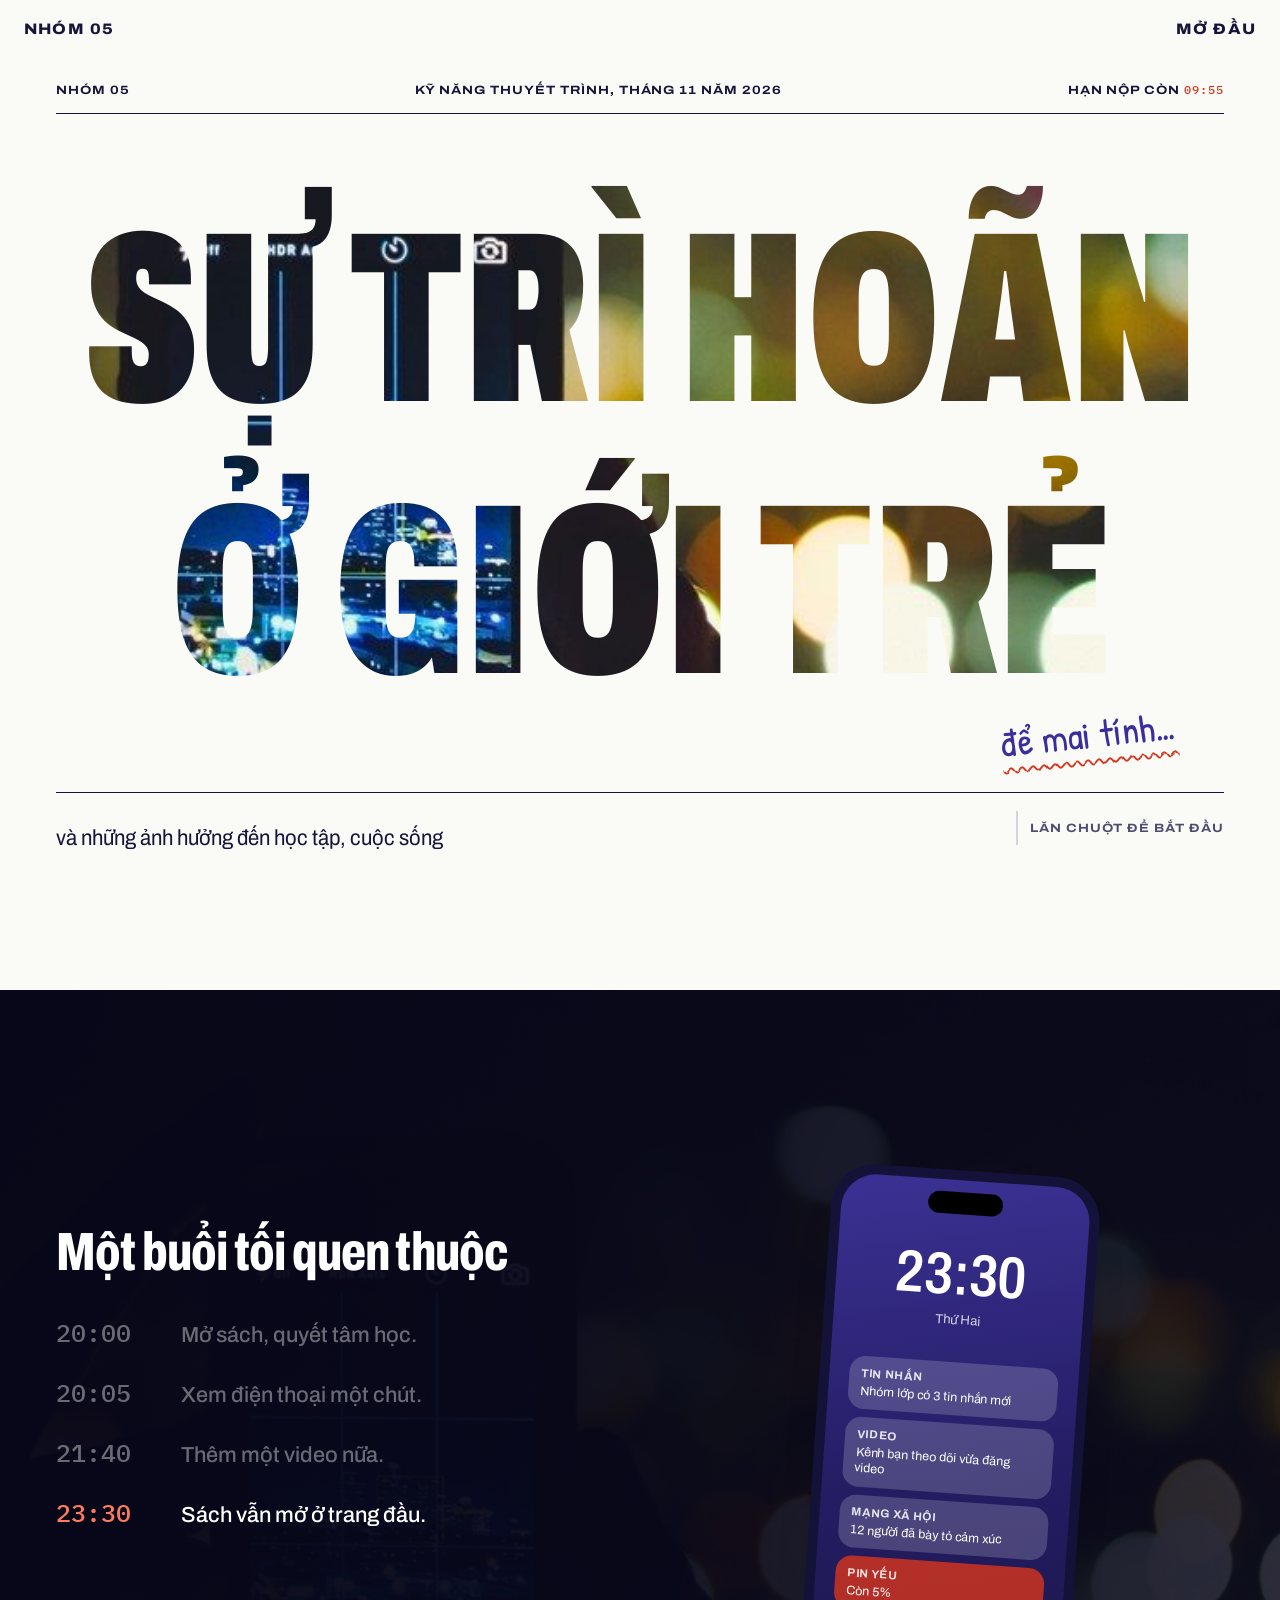
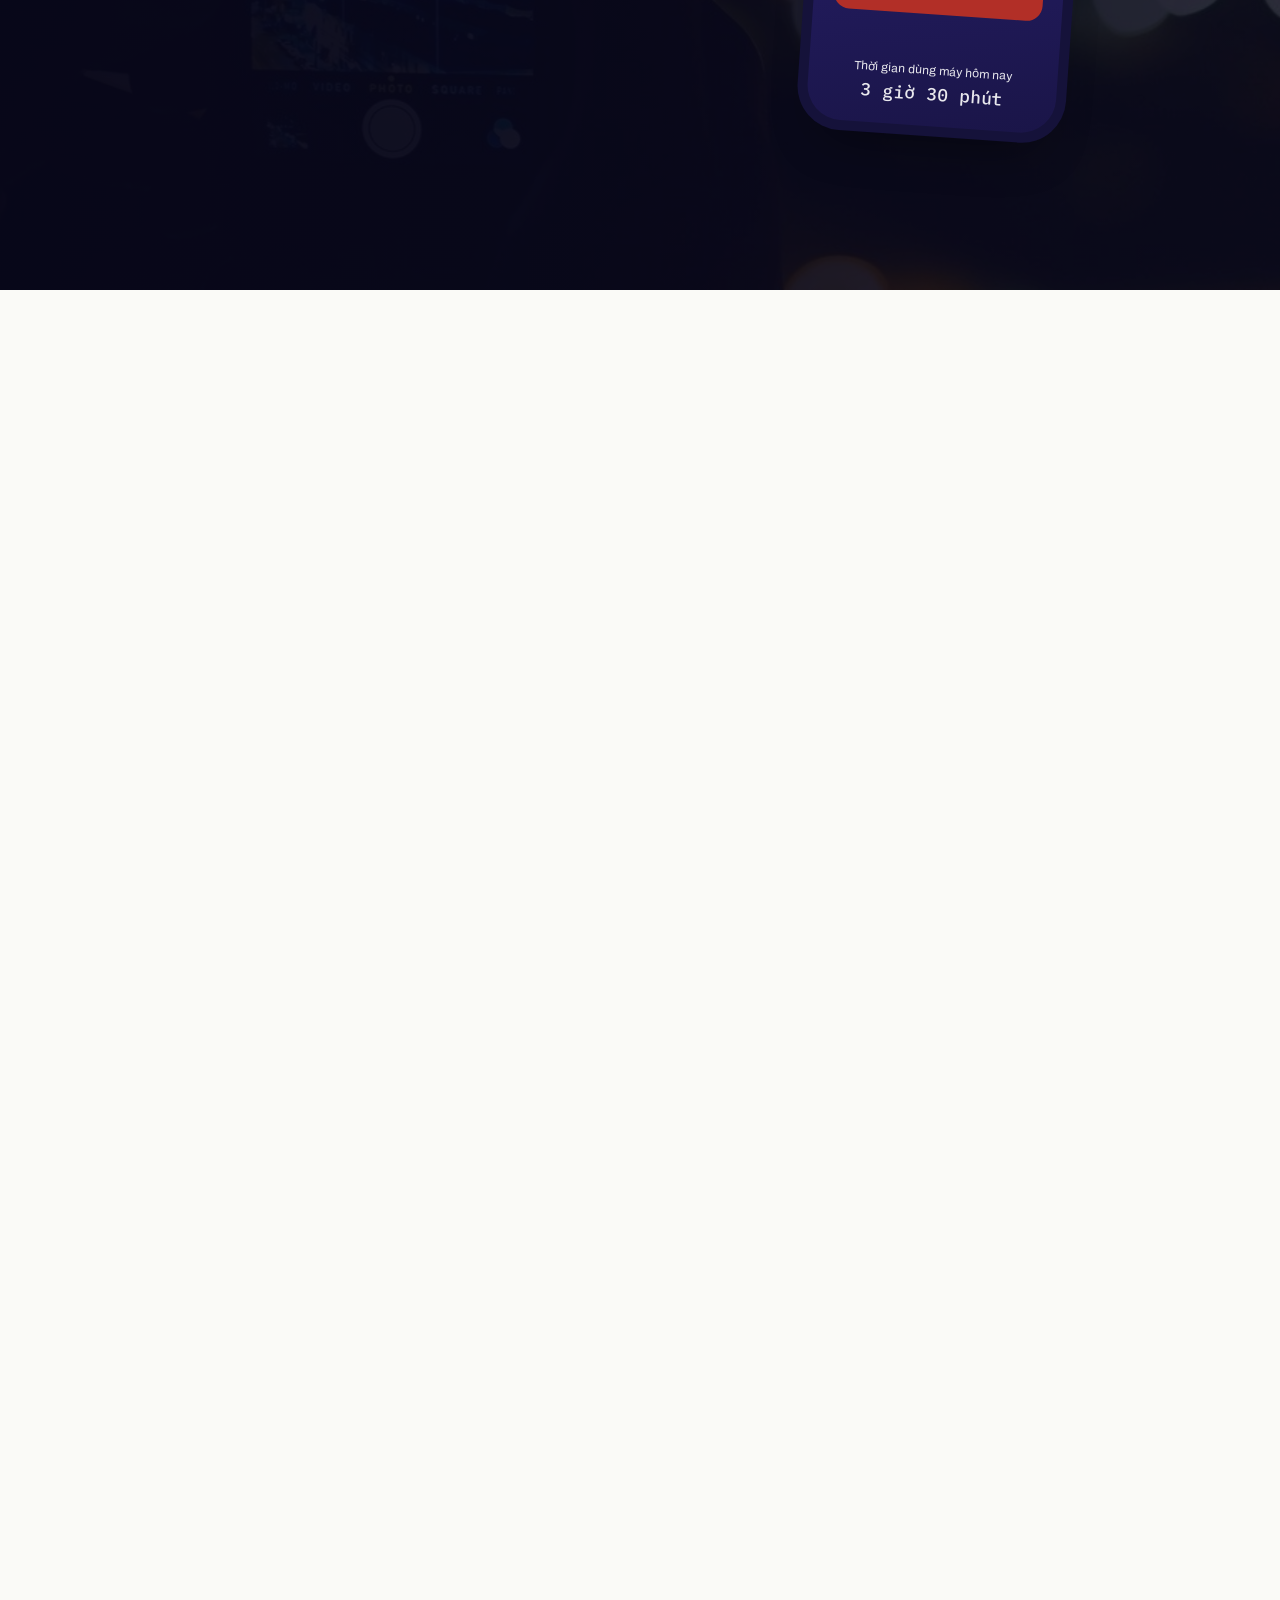
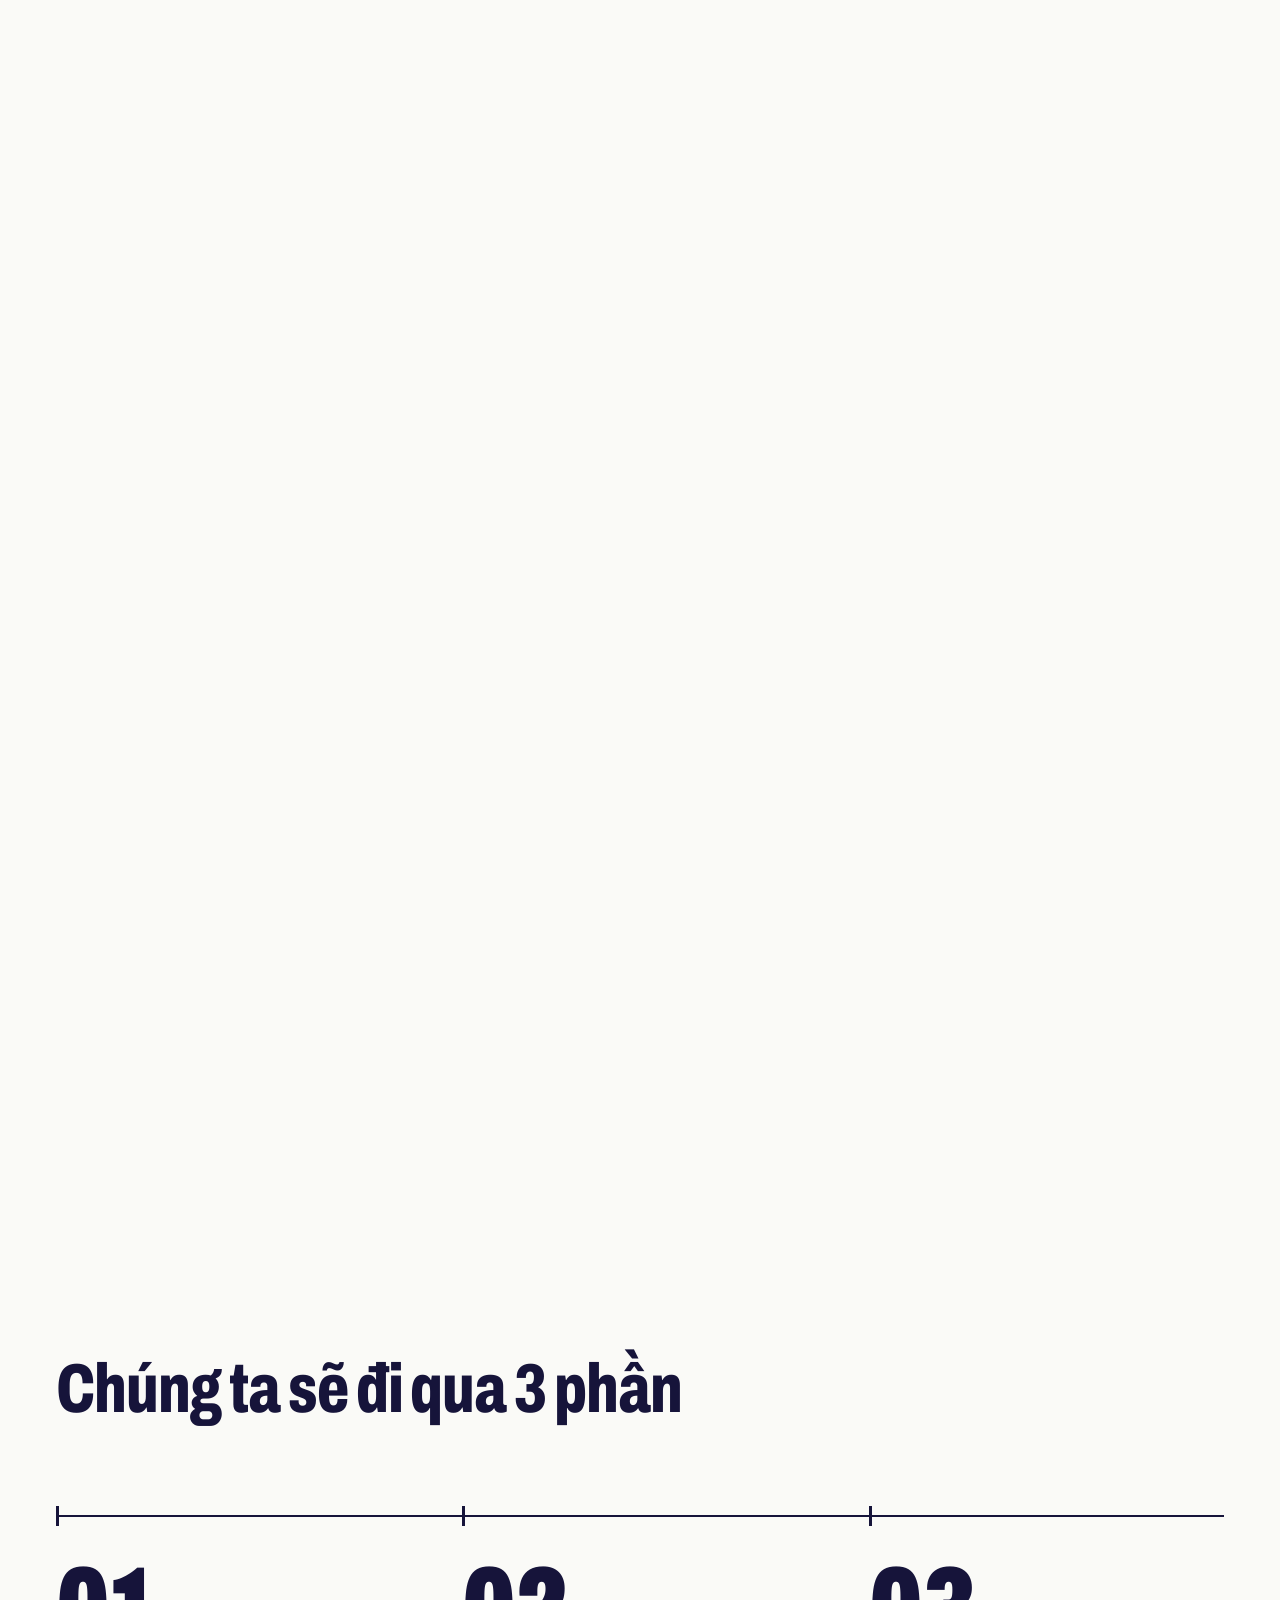
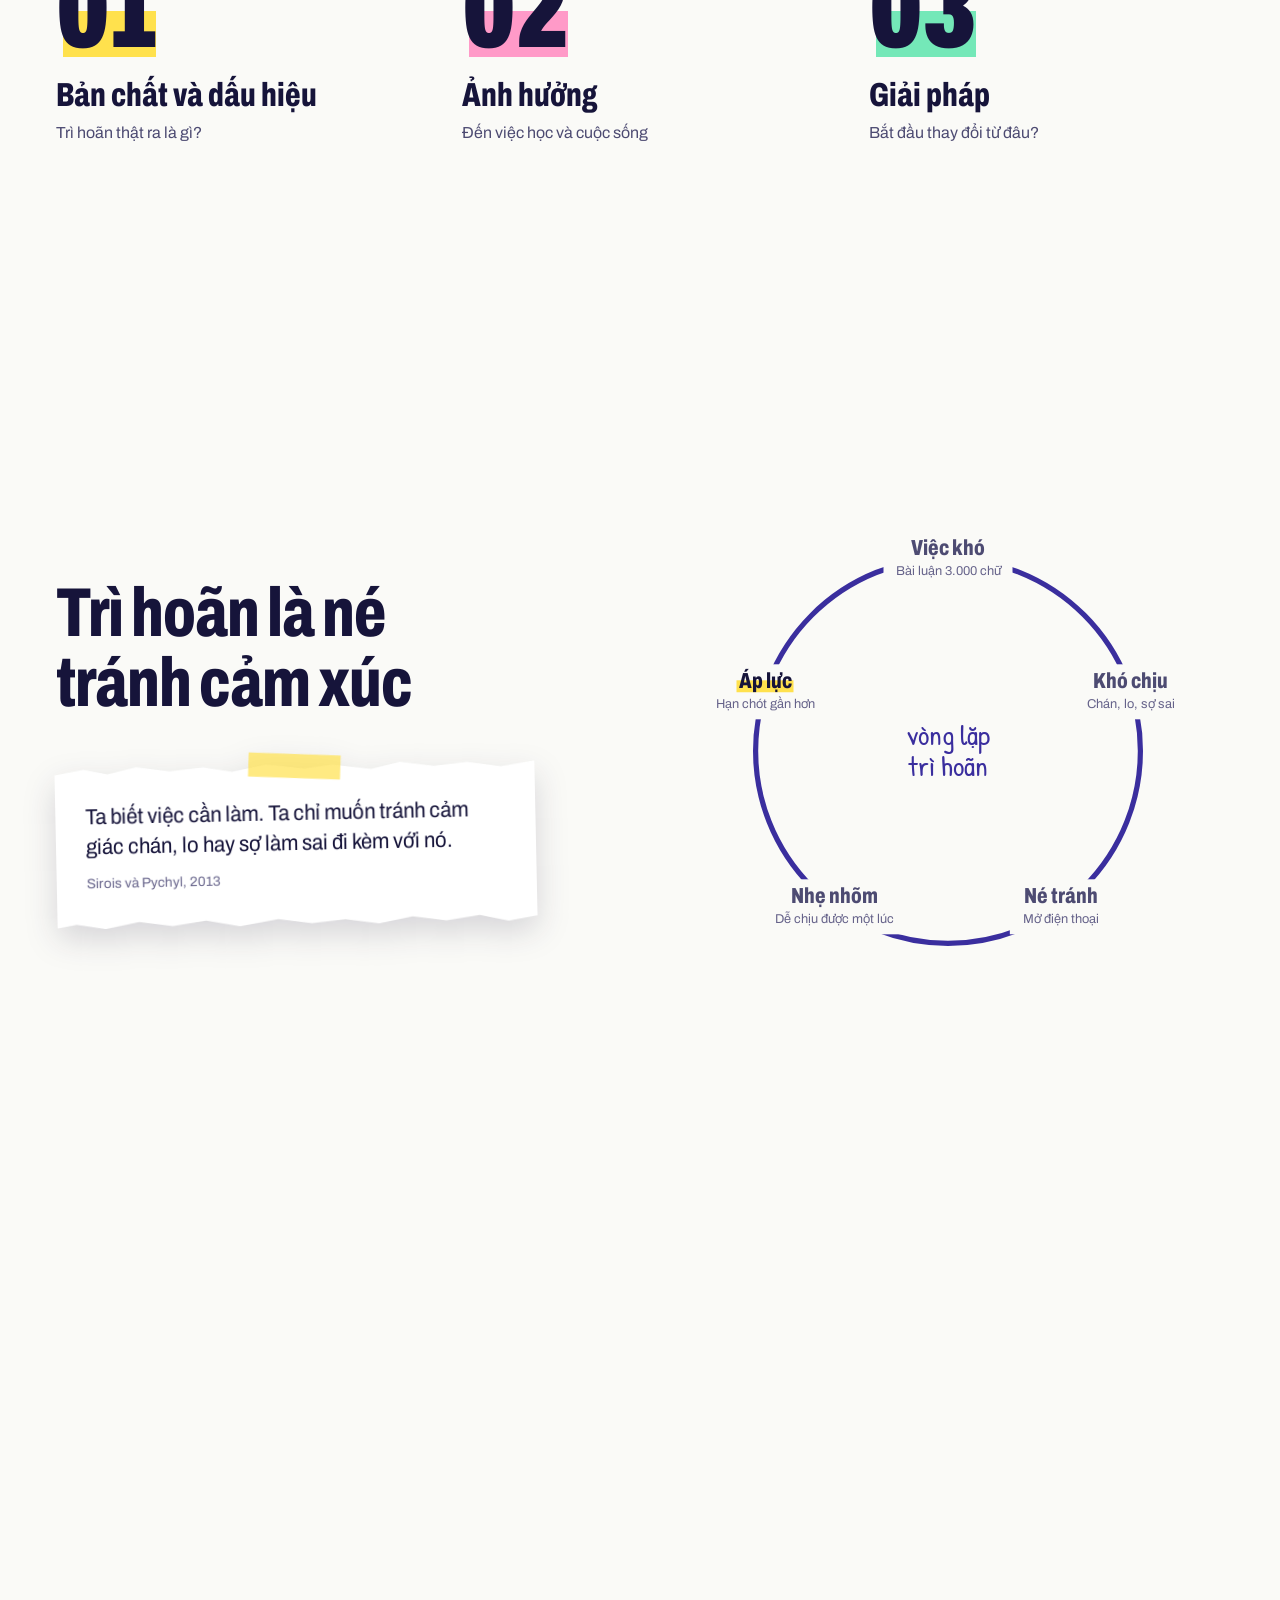
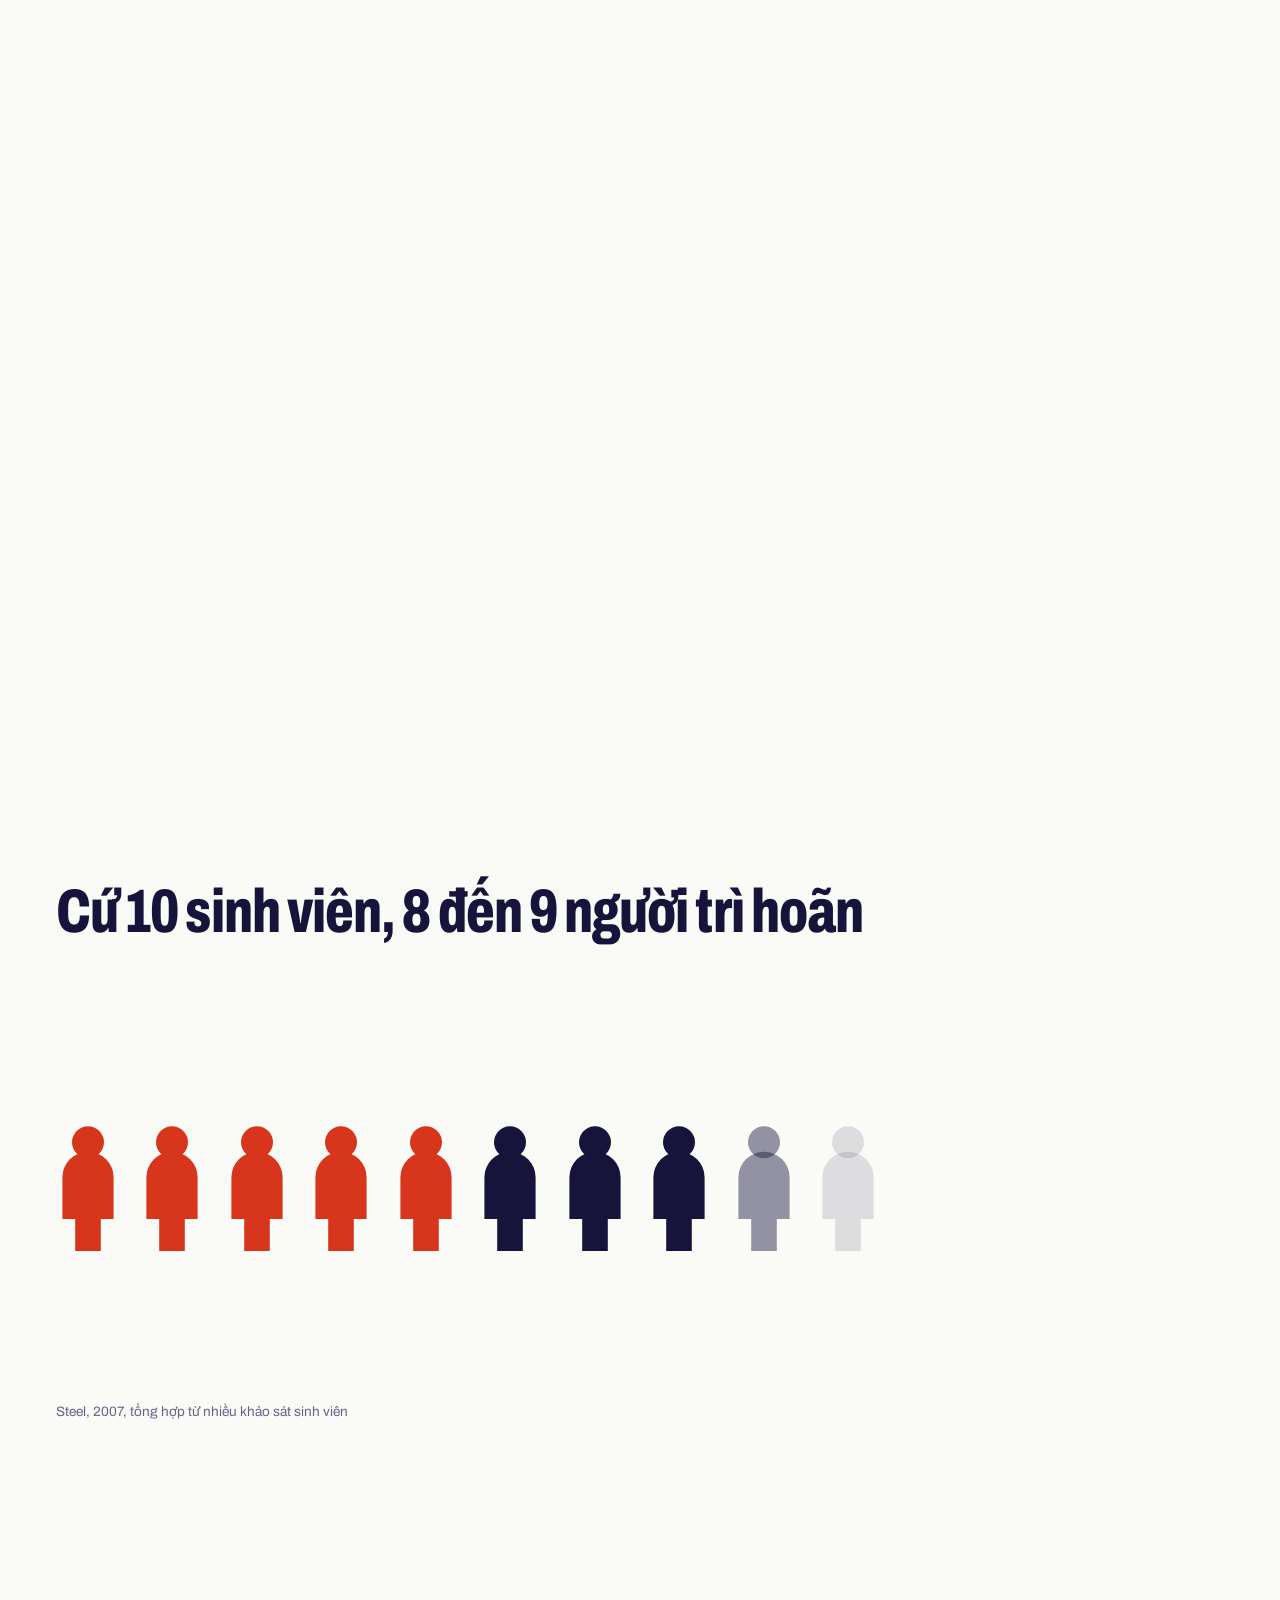
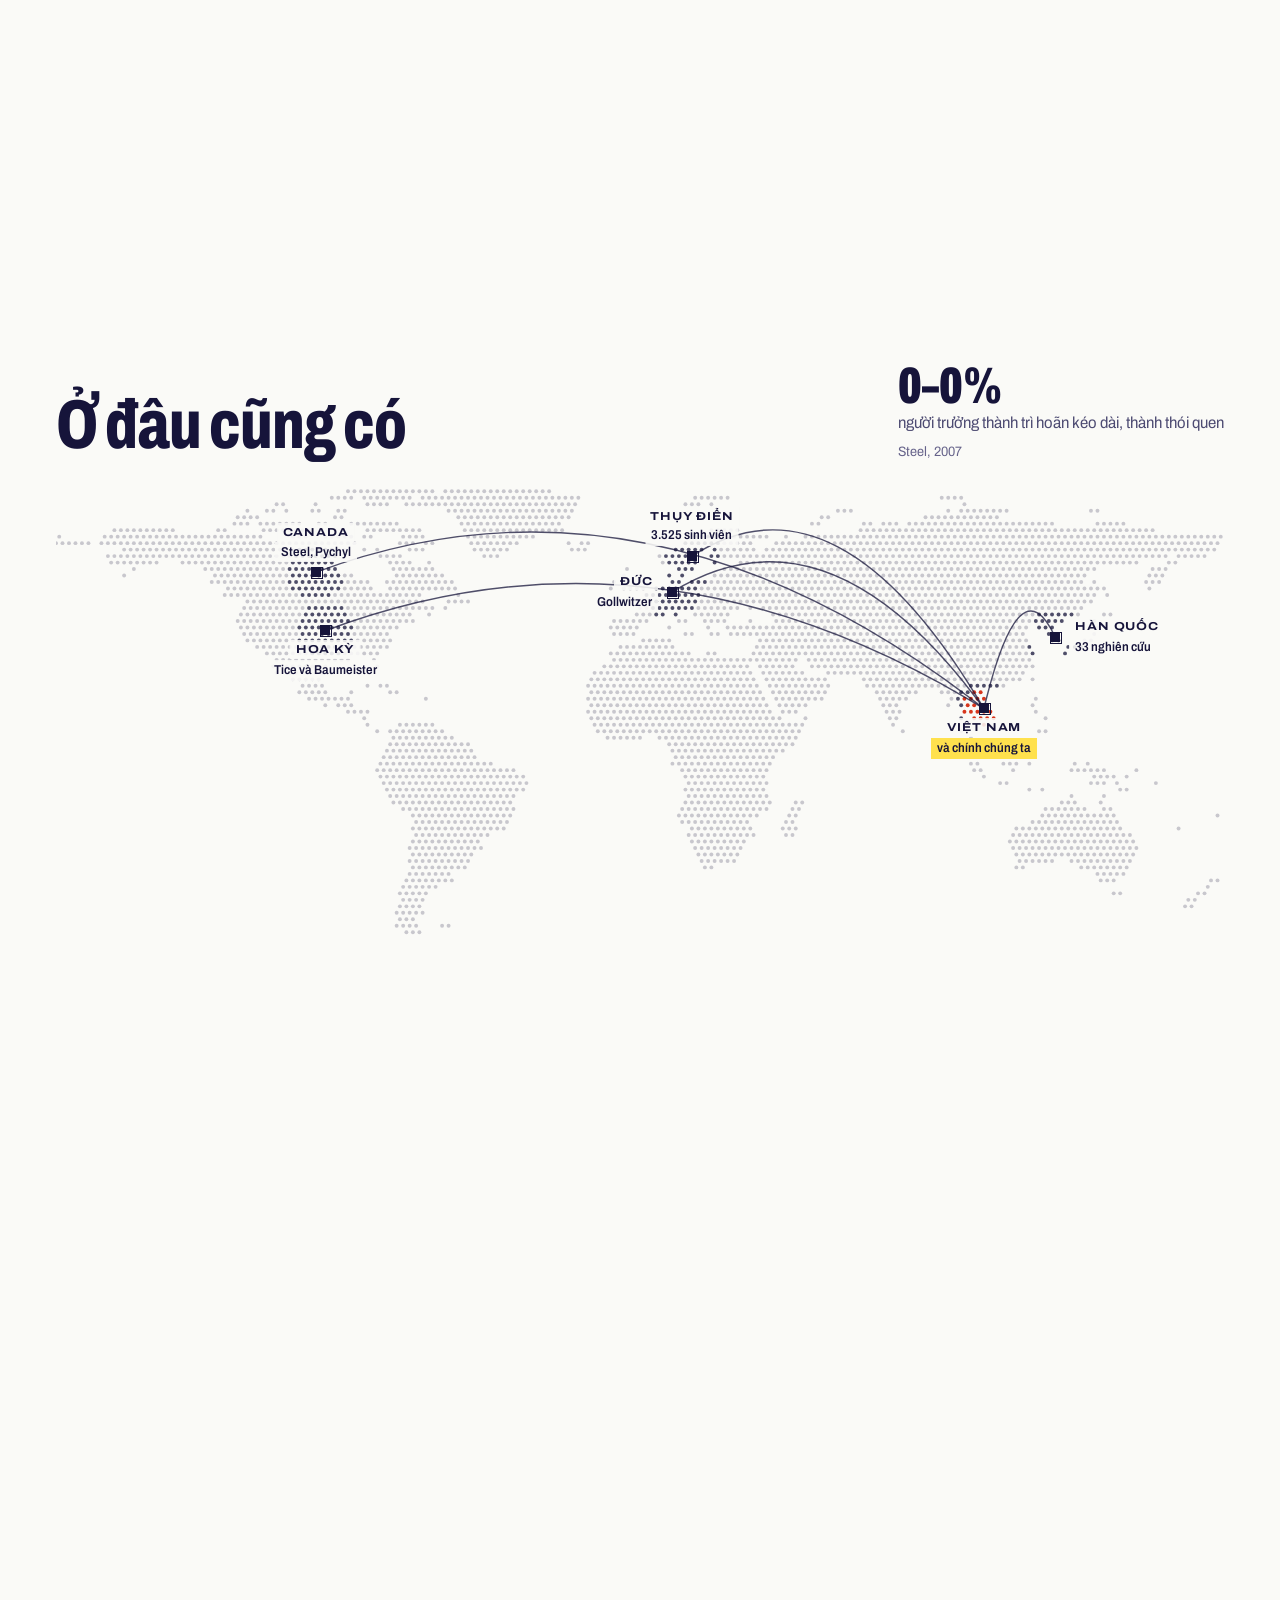
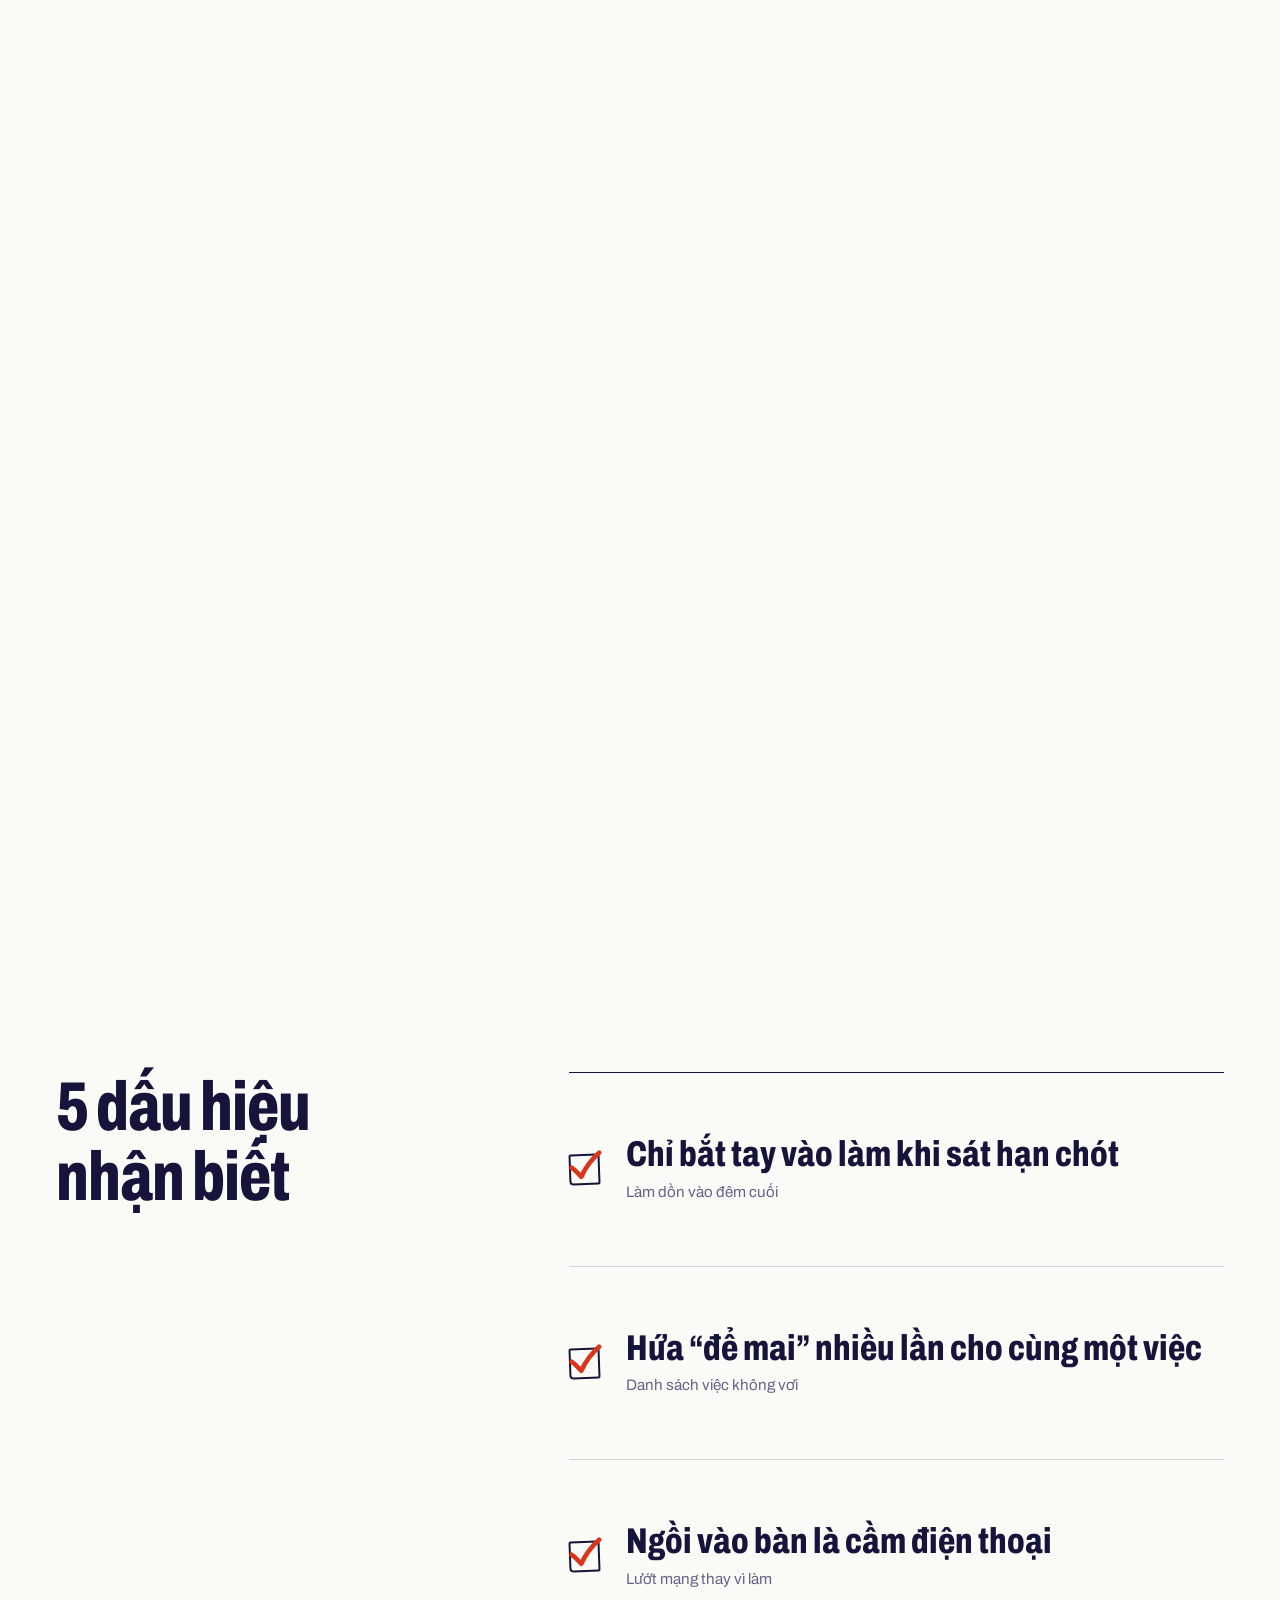
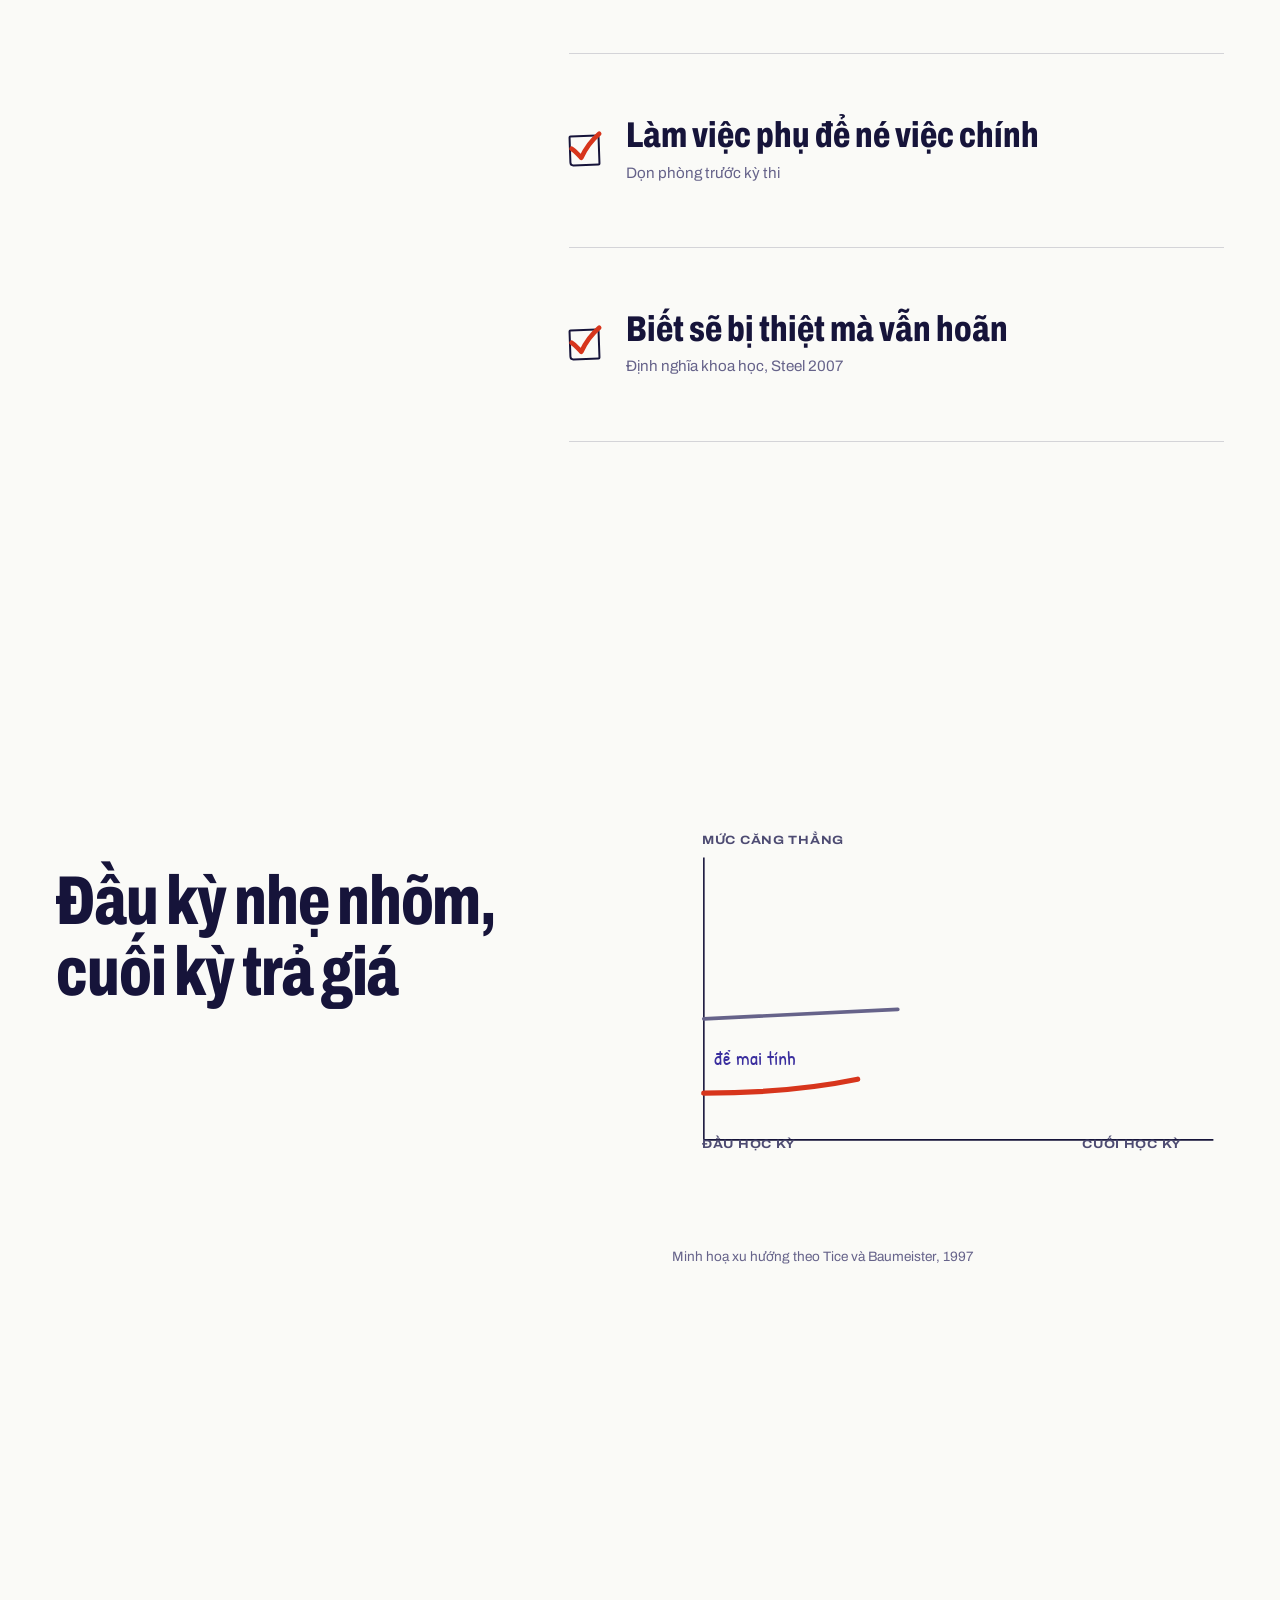
<file: index.html>
<!doctype html>
<html lang="vi">
<head>
<meta charset="utf-8">
<meta name="viewport" content="width=device-width, initial-scale=1, viewport-fit=cover">
<title>Để Mai Tính</title>
<meta name="claude:viewport-fit-sides" content="cover">
<script>
  // Điện thoại xoay ngang: dựng trang ở bề rộng 1280px như máy chiếu rồi thu nhỏ cho vừa, để xem trước đúng bố cục lúc trình chiếu
  (function () {
    if (Math.min(screen.width, screen.height) >= 600) return;
    var meta = document.querySelector('meta[name=viewport]'), goc = meta.content, ngang = matchMedia('(orientation: landscape)');
    var dat = function () { meta.content = ngang.matches ? 'width=1280, viewport-fit=cover' : goc; };
    dat();
    ngang.addEventListener('change', dat);
  })();
</script>
<link rel="preconnect" href="https://fonts.googleapis.com">
<link rel="preconnect" href="https://fonts.gstatic.com" crossorigin>
<link rel="stylesheet" href="https://fonts.googleapis.com/css2?family=Archivo:wdth,wght@62..125,400..900&family=IBM+Plex+Mono:wght@500&family=Patrick+Hand&display=swap">
<link rel="stylesheet" href="css/goc.css">
<link rel="stylesheet" href="css/khung.css">
<link rel="stylesheet" href="css/hieu-ung.css">
<link rel="stylesheet" href="css/trang/mo-dau.css">
<link rel="stylesheet" href="css/trang/buoi-toi.css">
<link rel="stylesheet" href="css/trang/ban-chat.css">
<link rel="stylesheet" href="css/trang/con-so.css">
<link rel="stylesheet" href="css/trang/the-gioi.css">
<link rel="stylesheet" href="css/trang/dau-hieu.css">
<link rel="stylesheet" href="css/trang/hoc-tap.css">
<link rel="stylesheet" href="css/trang/cuoc-song.css">
<link rel="stylesheet" href="css/trang/cong-thuc.css">
<link rel="stylesheet" href="css/trang/giai-phap.css">
<link rel="stylesheet" href="css/trang/ket.css">
<script>
  // Bật trạng thái chờ hiệu ứng trước khi trang vẽ, tránh nháy nội dung
  document.documentElement.classList.add('co-js');
  if (location.search.includes('chup')) document.documentElement.classList.add('chup');
</script>
<!-- GSAP (gsap.com): làm mượt cuộn bằng bánh xe chuột -->
<script src="js/thu-vien/gsap.min.js"></script>
<script src="js/thu-vien/ScrollToPlugin.min.js"></script>
<script type="module" src="js/main.js"></script>
</head>
<body>

<!-- Thanh trên cùng: tiến độ cuộn và phần đang trình bày -->
<header class="thanh-tren" aria-hidden="true">
  <span class="tien-do" id="tien-do"></span>
  <span class="thanh-nhom">Nhóm 05</span>
  <span class="thanh-phan" id="thanh-phan">Mở đầu</span>
</header>

<!-- Chữ ký "để mai tính" đi theo suốt bài: mỗi phần bị bút đỏ đánh dấu thêm, tới phần kết thì bị xoá hẳn -->
<div class="chu-ky-bay" id="chu-ky-bay" data-trang-thai="0" aria-hidden="true">
  <span class="ckb-moi">bắt đầu ngay</span>
  <span class="ckb-cu">để mai tính<span class="ckb-hoi">?</span>
    <svg class="ckb-but" viewBox="0 0 200 60" preserveAspectRatio="none">
      <path class="ckb-song" pathLength="1" d="M6 50 q8 -7 16 0 t16 0 t16 0 t16 0 t16 0 t16 0 t16 0 t16 0 t16 0 t16 0 t16 0 t16 0" />
      <path class="ckb-khoanh" pathLength="1" d="M100 4 C 160 2 198 16 196 32 C 194 50 140 58 96 56 C 40 54 2 46 4 30 C 6 14 50 2 116 8" />
      <path class="ckb-ngang" pathLength="1" d="M0 33 C 60 27 140 31 200 25" />
      <path class="ckb-xoa" pathLength="1" d="M2 18 L38 46 L70 14 L104 48 L136 12 L168 46 L200 16" />
    </svg>
  </span>
</div>


<svg width="0" height="0" aria-hidden="true" style="position:absolute">
  <symbol id="nguoi" viewBox="0 0 40 80">
    <circle cx="20" cy="12" r="10" />
    <path d="M4 34a16 16 0 0 1 32 0v26H28v20H12V60H4z" />
  </symbol>
</svg>

<main>

  <!-- ============ BÌA (ghim: ảnh nằm trong lòng chữ, lăn chuột thì lao xuyên qua chữ) ============ -->
  <section class="phan ghim bia" id="mo-dau" data-ten="Mở đầu" data-hieu-ung="bia" style="--dai:2.1">
    <div class="dinh bia-dinh">
      <div class="bia-anh" aria-hidden="true"><i class="bia-toi"></i></div>
      <canvas class="bia-mat-na" aria-hidden="true"></canvas>
      <h1 class="an-di">Sự trì hoãn ở giới trẻ và những ảnh hưởng đến học tập, cuộc sống</h1>
      <div class="khung bia-noi">
        <div class="bia-dau nhan">
          <span>Nhóm 05</span>
          <span>Kỹ năng thuyết trình, tháng 11 năm 2026</span>
          <span>Hạn nộp còn <b class="so-lieu do" id="dem-nguoc">09:59</b></span>
        </div>
        <p class="chu-ky chu-ky-bia" aria-hidden="true">để mai tính…</p>
        <div class="bia-chan">
          <p class="bia-phu">và những ảnh hưởng đến học tập, cuộc sống</p>
          <p class="goi-cuon nhan"><i></i><span class="chi-chuot">Lăn chuột để bắt đầu</span><span class="chi-cham">Vuốt lên để bắt đầu</span></p>
        </div>
      </div>
      <p class="bia-cau-sau">Mỗi tối, chuyện lại bắt đầu như thế này.</p>
    </div>
  </section>

  <!-- ============ MỘT BUỔI TỐI (ghim, 5 nấc cuộn) ============ -->
  <section class="phan ghim toi" id="buoi-toi" data-ten="Một buổi tối" data-hieu-ung="buoi-toi" style="--dai:3.8">
    <div class="dinh">
      <div class="toi-anh" aria-hidden="true"><i class="toi-mo"></i><i class="toi-dem"></i></div>
      <div class="khung hai-cot">
        <div>
          <h2 class="tieu-de">Một buổi tối quen thuộc</h2>
          <ol class="dong-thoi-gian">
            <li><time class="so-lieu">20:00</time><span>Mở sách, quyết tâm học.</span></li>
            <li><time class="so-lieu">20:05</time><span>Xem điện thoại một chút.</span></li>
            <li><time class="so-lieu">21:40</time><span>Thêm một video nữa.</span></li>
            <li><time class="so-lieu">23:30</time><span>Sách vẫn mở ở trang đầu.</span></li>
          </ol>
          <p class="chu-ky chu-ky-toi" data-cho>“Thôi, để mai tính.”</p>
          <p class="cau-chot" data-cho><span class="da da-hong">Bạn có thấy quen?</span></p>
        </div>
        <div class="dien-thoai" aria-hidden="true">
          <div class="man-hinh">
            <div class="dt-gio" id="dt-gio">20:00</div>
            <div class="dt-ngay">Thứ Hai</div>
            <div class="dt-thong-bao">
              <div class="tb" data-tb="1"><b>Tin nhắn</b><span>Nhóm lớp có 3 tin nhắn mới</span></div>
              <div class="tb" data-tb="2"><b>Video</b><span>Kênh bạn theo dõi vừa đăng video</span></div>
              <div class="tb" data-tb="2"><b>Mạng xã hội</b><span>12 người đã bày tỏ cảm xúc</span></div>
              <div class="tb tb-pin" data-tb="3"><b>Pin yếu</b><span>Còn 5%</span></div>
            </div>
            <div class="dt-su-dung"><span>Thời gian dùng máy hôm nay</span><b id="dt-su-dung">0 phút</b></div>
          </div>
        </div>
      </div>
    </div>
  </section>

  <!-- ============ NỘI DUNG ============ -->
  <section class="phan thuong" id="noi-dung" data-ten="Nội dung" data-hieu-ung="noi-dung">
    <div class="khung">
      <h2 class="tieu-de lon">Chúng ta sẽ đi qua <span class="da da-vang">3 phần</span></h2>
      <ol class="ba-phan">
        <li style="--mau: var(--da-vang)"><span class="bp-so">01</span><h3>Bản chất và dấu hiệu</h3><p>Trì hoãn thật ra là gì?</p></li>
        <li style="--mau: var(--da-hong)"><span class="bp-so">02</span><h3>Ảnh hưởng</h3><p>Đến việc học và cuộc sống</p></li>
        <li style="--mau: var(--da-xanh)"><span class="bp-so">03</span><h3>Giải pháp</h3><p>Bắt đầu thay đổi từ đâu?</p></li>
      </ol>
    </div>
  </section>

  <!-- ============ PHẦN 1: BẢN CHẤT (ghim, mốc chạy quanh vòng lặp theo cuộn) ============ -->
  <section class="phan ghim" id="ban-chat" data-ten="Phần 1 / Bản chất" data-hieu-ung="ban-chat" style="--dai:4">
    <div class="dinh">
      <div class="khung hai-cot">
        <div>
          <h2 class="tieu-de lon">Trì hoãn là <span class="da da-vang">né tránh cảm xúc</span></h2>
          <div class="giay-xe">
            <p class="dan">Ta biết việc cần làm. Ta chỉ muốn tránh cảm giác chán, lo hay sợ làm sai đi kèm với nó.</p>
            <p class="nguon">Sirois và Pychyl, 2013</p>
          </div>
        </div>
        <div class="vong-lap" aria-label="Vòng lặp trì hoãn gồm 5 bước">
          <svg class="vong-duong" viewBox="0 0 100 100" aria-hidden="true">
            <circle class="vong-nen" cx="50" cy="50" r="37" />
            <circle class="vong-chay" cx="50" cy="50" r="37" pathLength="1" />
            <rect class="vong-moc" x="-1.8" y="-1.8" width="3.6" height="3.6" />
          </svg>
          <p class="vong-tam viet-tay">vòng lặp<br>trì hoãn</p>
          <ol>
            <li style="--goc:-90deg"><b>Việc khó</b><span>Bài luận 3.000 chữ</span></li>
            <li style="--goc:-18deg"><b>Khó chịu</b><span>Chán, lo, sợ sai</span></li>
            <li style="--goc:54deg"><b>Né tránh</b><span>Mở điện thoại</span></li>
            <li style="--goc:126deg"><b>Nhẹ nhõm</b><span>Dễ chịu được một lúc</span></li>
            <li style="--goc:198deg"><b>Áp lực</b><span>Hạn chót gần hơn</span></li>
          </ol>
        </div>
      </div>
    </div>
  </section>

  <!-- ============ PHẦN 1: CON SỐ (ghim, tô người theo cuộn) ============ -->
  <section class="phan ghim" id="con-so" data-ten="Phần 1 / Con số" data-hieu-ung="con-so" style="--dai:3">
    <div class="dinh">
      <div class="khung">
        <h2 class="tieu-de lon">Cứ 10 sinh viên, <span class="da da-vang">8 đến 9 người</span> trì hoãn</h2>
        <div class="bieu-nguoi">
          <p class="ngoac ngoac-tren" data-cho><b class="so-to" data-but="khoanh" data-mau="do"><span class="dem" data-den="80">0</span>–<span class="dem" data-den="95">0</span>%</b><span>sinh viên đại học có trì hoãn</span></p>
          <svg><use href="#nguoi" /></svg><svg><use href="#nguoi" /></svg><svg><use href="#nguoi" /></svg>
          <svg><use href="#nguoi" /></svg><svg><use href="#nguoi" /></svg><svg><use href="#nguoi" /></svg>
          <svg><use href="#nguoi" /></svg><svg><use href="#nguoi" /></svg><svg><use href="#nguoi" /></svg>
          <svg><use href="#nguoi" /></svg>
          <p class="ngoac ngoac-duoi" data-cho><b class="so-to">gần <span class="dem" data-den="50">0</span>%</b><span>trì hoãn thường xuyên, đến mức gây hại</span></p>
        </div>
        <p class="nguon">Steel, 2007, tổng hợp từ nhiều khảo sát sinh viên</p>
      </div>
    </div>
  </section>

  <!-- ============ PHẦN 1: TOÀN CẦU (ghim, bản đồ hiện theo cuộn) ============ -->
  <section class="phan ghim" id="the-gioi" data-ten="Phần 1 / Toàn cầu" data-hieu-ung="the-gioi" style="--dai:2.6">
    <div class="dinh">
      <div class="khung">
        <div class="dau-ban-do">
          <h2 class="tieu-de lon">Ở đâu cũng có</h2>
          <p class="cau-so"><b class="so-to"><span class="dem" data-den="15">0</span>–<span class="dem" data-den="20">0</span>%</b>người trưởng thành trì hoãn kéo dài, thành thói quen <span class="nguon">Steel, 2007</span></p>
        </div>
        <div class="ban-do">
          <canvas aria-hidden="true"></canvas>
          <svg class="duong-noi" viewBox="0 0 360 140" aria-hidden="true"></svg>
          <ul class="diem" aria-label="Một số nơi đã nghiên cứu về trì hoãn">
            <li style="--kd:-100; --vd:57" class="nhan-tren"><b>Canada</b><span>Steel, Pychyl</span></li>
            <li style="--kd:-97; --vd:39" class="nhan-duoi"><b>Hoa Kỳ</b><span>Tice và Baumeister</span></li>
            <li style="--kd:10; --vd:51" class="nhan-trai"><b>Đức</b><span>Gollwitzer</span></li>
            <li style="--kd:16; --vd:62" class="nhan-tren"><b>Thụy Điển</b><span>3.525 sinh viên</span></li>
            <li style="--kd:128; --vd:37" class="nhan-phai"><b>Hàn Quốc</b><span>33 nghiên cứu</span></li>
            <li style="--kd:106; --vd:15" class="nhan-duoi diem-vn"><b>Việt Nam</b><span>và chính chúng ta</span></li>
          </ul>
        </div>
      </div>
    </div>
  </section>

  <!-- ============ PHẦN 1: DẤU HIỆU (tiêu đề ghim bên trái, từng dòng được tick khi cuộn qua) ============ -->
  <section class="phan thuong" id="dau-hieu" data-ten="Phần 1 / Dấu hiệu" data-hieu-ung="dau-hieu">
    <div class="khung dau-hieu-luoi">
      <div class="dau-hieu-trai">
        <h2 class="tieu-de lon">5 dấu hiệu nhận biết</h2>
        <p class="cau-hoi viet-tay" data-cho>Bạn thấy mình trong <span class="da da-vang">mấy dấu hiệu?</span></p>
        <p class="tu-dap chu-ky" data-cho>Người làm slide này: đủ cả 5.</p>
      </div>
      <ol class="ds-dau-hieu">
        <li><i class="o-tick" aria-hidden="true"><svg viewBox="0 0 24 24"><path d="M3 13c3 2 4 4 6 6 3-6 7-11 12-15" /></svg></i><b>Chỉ bắt tay vào làm khi sát hạn chót</b><span>Làm dồn vào đêm cuối</span></li>
        <li><i class="o-tick" aria-hidden="true"><svg viewBox="0 0 24 24"><path d="M3 13c3 2 4 4 6 6 3-6 7-11 12-15" /></svg></i><b>Hứa “để mai” nhiều lần cho cùng một việc</b><span>Danh sách việc không vơi</span></li>
        <li><i class="o-tick" aria-hidden="true"><svg viewBox="0 0 24 24"><path d="M3 13c3 2 4 4 6 6 3-6 7-11 12-15" /></svg></i><b>Ngồi vào bàn là cầm điện thoại</b><span>Lướt mạng thay vì làm</span></li>
        <li><i class="o-tick" aria-hidden="true"><svg viewBox="0 0 24 24"><path d="M3 13c3 2 4 4 6 6 3-6 7-11 12-15" /></svg></i><b>Làm việc phụ để né việc chính</b><span>Dọn phòng trước kỳ thi</span></li>
        <li><i class="o-tick" aria-hidden="true"><svg viewBox="0 0 24 24"><path d="M3 13c3 2 4 4 6 6 3-6 7-11 12-15" /></svg></i><b>Biết sẽ bị thiệt mà vẫn hoãn</b><span>Định nghĩa khoa học, Steel 2007</span></li>
      </ol>
    </div>
  </section>

  <!-- ============ PHẦN 2: HỌC TẬP (ghim, biểu đồ vẽ theo cuộn) ============ -->
  <section class="phan ghim" id="hoc-tap" data-ten="Phần 2 / Học tập" data-hieu-ung="hoc-tap" style="--dai:3">
    <div class="dinh">
      <div class="khung hai-cot hoc-tap-luoi">
        <div>
          <h2 class="tieu-de lon">Đầu kỳ nhẹ nhõm, <span class="da da-hong">cuối kỳ trả giá</span></h2>
          <div class="so-ben" data-cho>
            <p class="cau-so"><b class="so-to"><span class="dem" data-den="33">0</span> nghiên cứu</b>với <strong><span class="dem" data-den="38529" data-tg="2200">0</span> người</strong> cho thấy: trì hoãn càng nhiều, kết quả học tập càng thấp.</p>
            <p class="nguon">Kim và Seo, 2015</p>
          </div>
        </div>
        <figure class="bieu-do">
          <svg viewBox="0 0 520 340" role="img" aria-label="Biểu đồ: người trì hoãn ít căng thẳng đầu kỳ nhưng căng thẳng hơn hẳn vào cuối kỳ">
            <g class="truc">
              <line x1="30" y1="24" x2="30" y2="290" />
              <line x1="30" y1="290" x2="510" y2="290" />
              <text x="30" y="12" class="truc-chu">Mức căng thẳng</text>
              <text x="30" y="316" class="truc-chu">Đầu học kỳ</text>
              <text x="510" y="316" class="truc-chu" text-anchor="end">Cuối học kỳ</text>
            </g>
            <path pathLength="1" class="duong duong-on" d="M30 176 C 190 168, 340 162, 500 150" />
            <path pathLength="1" class="duong duong-tre" d="M30 246 C 220 246, 330 196, 500 46" />
            <g class="giao" id="diem-giao"><rect x="-6" y="-6" width="12" height="12" /><text y="30" text-anchor="middle">đảo chiều</text></g>
            <text class="nhan-duong nhan-tre" x="380" y="44" text-anchor="end">Người hay trì hoãn</text>
            <text class="nhan-duong nhan-on" x="34" y="164">Người không trì hoãn</text>
            <text class="chu-ky-svg" x="42" y="232">để mai tính</text>
          </svg>
          <p class="ghi-cuoi viet-tay" data-cho>căng thẳng hơn, ốm nhiều hơn, điểm thấp hơn</p>
          <figcaption class="nguon">Minh hoạ xu hướng theo Tice và Baumeister, 1997</figcaption>
        </figure>
      </div>
    </div>
  </section>

  <!-- ============ PHẦN 2: CUỘC SỐNG (ghim, bút dạ quang quét từng vấn đề theo cuộn) ============ -->
  <section class="phan ghim" id="cuoc-song" data-ten="Phần 2 / Cuộc sống" data-hieu-ung="cuoc-song" style="--dai:3">
    <div class="dinh">
      <div class="khung hai-cot">
        <div>
          <h2 class="tieu-de lon">Lan sang cả cuộc sống</h2>
          <p class="cau-so"><b class="so-to"><span class="dem" data-den="3525" data-tg="2000">0</span> sinh viên</b>Thụy Điển được theo dõi 9 tháng. Ai trì hoãn nhiều hơn thì về sau gặp nhiều vấn đề hơn.</p>
          <div class="polaroid-cap" aria-hidden="true">
            <figure class="polaroid" style="--xoay:-6deg"><img src="anh/co-don.jpg" alt=""><figcaption class="viet-tay">một mình, lúc nửa đêm</figcaption></figure>
            <figure class="polaroid" style="--xoay:5deg"><img src="anh/bao-thuc.jpg" alt=""><figcaption class="viet-tay">ngủ chẳng đủ giấc</figcaption></figure>
          </div>
          <p class="nguon">Johansson và cộng sự, 2023. Đây là mối liên hệ, trì hoãn chưa chắc là nguyên nhân duy nhất.</p>
        </div>
        <ul class="van-de">
          <li><small>Tinh thần</small><span>Trầm cảm</span></li>
          <li><small>Tinh thần</small><span>Lo âu</span></li>
          <li><small>Tinh thần</small><span>Căng thẳng</span></li>
          <li><small>Cơ thể</small><span>Đau vai, tay</span></li>
          <li><small>Lối sống</small><span>Ngủ kém</span></li>
          <li><small>Lối sống</small><span>Ít vận động</span></li>
          <li><small>Xã hội</small><span>Cô đơn</span></li>
          <li><small>Xã hội</small><span>Khó khăn tài chính</span></li>
        </ul>
      </div>
    </div>
  </section>

  <!-- ============ PHẦN 3: CÔNG THỨC (ghim, tử số rồi mẫu số đổi màu theo cuộn) ============ -->
  <section class="phan ghim" id="cong-thuc" data-ten="Phần 3 / Công thức" data-hieu-ung="cong-thuc" style="--dai:2.6">
    <div class="dinh">
      <div class="khung">
        <h2 class="tieu-de lon">Công thức của <span class="da da-xanh">động lực</span></h2>
        <div class="cong-thuc" role="img" aria-label="Động lực bằng kỳ vọng nhân giá trị, chia cho bốc đồng nhân độ trễ">
          <span class="ve-trai">Động lực</span>
          <span class="dau-bang">=</span>
          <div class="phan-so">
            <div class="tu-so">
              <span class="bien" data-huong="len"><b>Kỳ vọng</b><small class="viet-tay">tin mình làm được</small></span>
              <i>×</i>
              <span class="bien" data-huong="len"><b>Giá trị</b><small class="viet-tay">thấy việc có ý nghĩa</small></span>
            </div>
            <div class="gach-phan-so"></div>
            <div class="mau-so">
              <span class="bien" data-huong="xuong"><b>Bốc đồng</b><small class="viet-tay">dễ bị cám dỗ</small></span>
              <i>×</i>
              <span class="bien" data-huong="xuong"><b>Độ trễ</b><small class="viet-tay">hạn chót còn xa</small></span>
            </div>
          </div>
        </div>
        <div class="huong-thay-doi">
          <p class="huong-len" data-cho><b>Tăng tử số</b> để muốn bắt tay vào làm</p>
          <p class="huong-xuong" data-cho><b>Giảm mẫu số</b> để bớt muốn trì hoãn</p>
        </div>
        <p class="nguon">Thuyết động lực theo thời gian, Steel và König, 2006</p>
      </div>
    </div>
  </section>

  <!-- ============ PHẦN 3: GIẢI PHÁP (ghim: 5 dải ảnh, lăn tới bước nào thì dải đó mở ra) ============ -->
  <section class="phan ghim" id="giai-phap" data-ten="Phần 3 / Giải pháp" data-hieu-ung="giai-phap" style="--dai:5">
    <div class="dinh">
      <div class="khung gp">
        <div class="gp-dau">
          <h2 class="tieu-de lon">5 cách <span class="da da-xanh">bắt đầu ngay</span></h2>
          <p class="gp-dem so-lieu"><b id="gp-so">1</b> / 5</p>
        </div>
        <ol class="dai-anh">
          <li style="background-image: url(anh/bam-gio.jpg)">
            <span class="dai-nhan">Bắt đầu chỉ 5 phút</span>
            <div class="dai-noi">
              <h3>Bắt đầu chỉ 5 phút</h3>
              <p>Chia việc lớn thành bước nhỏ, làm ngay bước đầu tiên.</p>
              <em>Tăng kỳ vọng</em>
            </div>
          </li>
          <li style="background-image: url(anh/so-ke-hoach.jpg)">
            <span class="dai-nhan">Kế hoạch Nếu – Thì</span>
            <div class="dai-noi">
              <h3>Kế hoạch Nếu – Thì</h3>
              <p>“Nếu 20 giờ, thì mình mở tài liệu.”</p>
              <em>Giảm bốc đồng</em>
              <small>94 thử nghiệm, Gollwitzer và Sheeran 2006</small>
            </div>
          </li>
          <li style="background-image: url(anh/lich-ban.jpg)">
            <span class="dai-nhan">Chia nhỏ hạn chót</span>
            <div class="dai-noi">
              <h3>Chia nhỏ hạn chót</h3>
              <p>Đặt nhiều mốc nộp nhỏ thay vì một mốc cuối.</p>
              <em>Giảm độ trễ</em>
              <small>Ariely và Wertenbroch 2002</small>
            </div>
          </li>
          <li style="background-image: url(anh/dien-thoai-up.jpg)">
            <span class="dai-nhan">Cất điện thoại ra xa</span>
            <div class="dai-noi">
              <h3>Cất điện thoại ra xa</h3>
              <p>Để trong tầm mắt thôi cũng đủ làm giảm tập trung.</p>
              <em>Giảm bốc đồng</em>
              <small>Ward và cộng sự 2017</small>
            </div>
          </li>
          <li style="background-image: url(anh/buoi-sang.jpg)">
            <span class="dai-nhan">Tha thứ cho bản thân</span>
            <div class="dai-noi">
              <h3>Tha thứ cho bản thân</h3>
              <p>Tự trách khiến ta né việc hơn. Tha thứ giúp lần sau ít trì hoãn hơn.</p>
              <em>Phá vòng lặp</em>
              <small>Wohl, Pychyl và Bennett 2010</small>
            </div>
          </li>
        </ol>
      </div>
    </div>
  </section>

  <!-- ============ KẾT (ghim, gạch dần chữ "Để mai tính" theo cuộn) ============ -->
  <section class="phan ghim" id="ket" data-ten="Thông điệp" data-hieu-ung="ket" style="--dai:2.6">
    <div class="dinh">
      <div class="khung">
        <p class="cu"><span class="gach-ngang">Để mai tính</span></p>
        <p class="moi" data-cho>Bắt đầu ngay, <span class="da da-xanh">chỉ 5 phút.</span></p>
        <div class="thu-thach" data-cho>
          <span class="viet-tay">Thử thách sau buổi học</span>
          <b class="so-lieu" id="dem-5-phut">05:00</b>
        </div>
      </div>
    </div>
  </section>

  <!-- ============ CẢM ƠN ============ -->
  <section class="phan thuong cam-on" id="cam-on" data-ten="Cảm ơn" data-hieu-ung="cam-on">
    <div class="khung">
      <div class="cam-on-dau">
        <div>
          <h2 class="tieu-de rat-lon">Cảm ơn cô và các bạn <span class="da da-vang">đã lắng nghe</span></h2>
          <p class="chu-ky tot chu-ky-cuoi">Hôm nay làm, không để mai. <span>Nhóm 05</span></p>
        </div>
        <div class="nhom">
          <p class="nhan">Nhóm 05</p>
          <ol class="thanh-vien">
            <li class="truong-nhom" style="--i:0"><span><b class="da da-vang">Lương Ngọc Quang</b><small>Nhóm trưởng</small></span><span class="so-lieu">B25DCVT280</span></li>
            <li style="--i:1"><span>Vũ Tiến Phát</span><span class="so-lieu">B25DCVT271</span></li>
            <li style="--i:2"><span>Đặng Thái Sơn</span><span class="so-lieu">B25DCVT036</span></li>
            <li style="--i:3"><span>Trịnh Đức Phúc</span><span class="so-lieu">B25DCVT275</span></li>
            <li style="--i:4"><span>Bùi Đức Phong</span><span class="so-lieu">B25DCVT265</span></li>
            <li style="--i:5"><span>Phạm Anh Quân</span><span class="so-lieu">B25DCVT289</span></li>
            <li style="--i:6"><span>Đào Minh Quân</span><span class="so-lieu">B25DCVT294</span></li>
          </ol>
        </div>
      </div>
      <div class="tai-lieu">
        <h3 class="nhan">Tài liệu tham khảo</h3>
        <ol>
          <li>Steel, P. (2007). Bản chất của sự trì hoãn: tổng hợp nghiên cứu và lý thuyết.</li>
          <li>Steel, P. và König, C. J. (2006). Thuyết động lực theo thời gian.</li>
          <li>Sirois, F. và Pychyl, T. (2013). Trì hoãn và việc ưu tiên cảm xúc trước mắt.</li>
          <li>Tice, D. M. và Baumeister, R. F. (1997). Trì hoãn, kết quả học tập, căng thẳng và sức khoẻ.</li>
          <li>Kim, K. R. và Seo, E. H. (2015). Trì hoãn và kết quả học tập: tổng hợp 33 nghiên cứu.</li>
          <li>Johansson, F. và cộng sự (2023). Trì hoãn và sức khoẻ của 3.525 sinh viên Thụy Điển.</li>
          <li>Gollwitzer, P. M. và Sheeran, P. (2006). Kế hoạch “Nếu – Thì” và việc đạt mục tiêu.</li>
          <li>Ariely, D. và Wertenbroch, K. (2002). Trì hoãn, hạn chót và hiệu suất.</li>
          <li>Ward, A. F. và cộng sự (2017). Điện thoại thông minh và khả năng tập trung.</li>
          <li>Wohl, M., Pychyl, T. và Bennett, S. (2010). Tự tha thứ giúp giảm trì hoãn.</li>
        </ol>
        <p class="nguon nguon-anh">Ảnh minh hoạ: StockSnap và Rawpixel, giấy phép CC0.</p>
      </div>
    </div>
  </section>

</main>
</body>
</html>
</file>
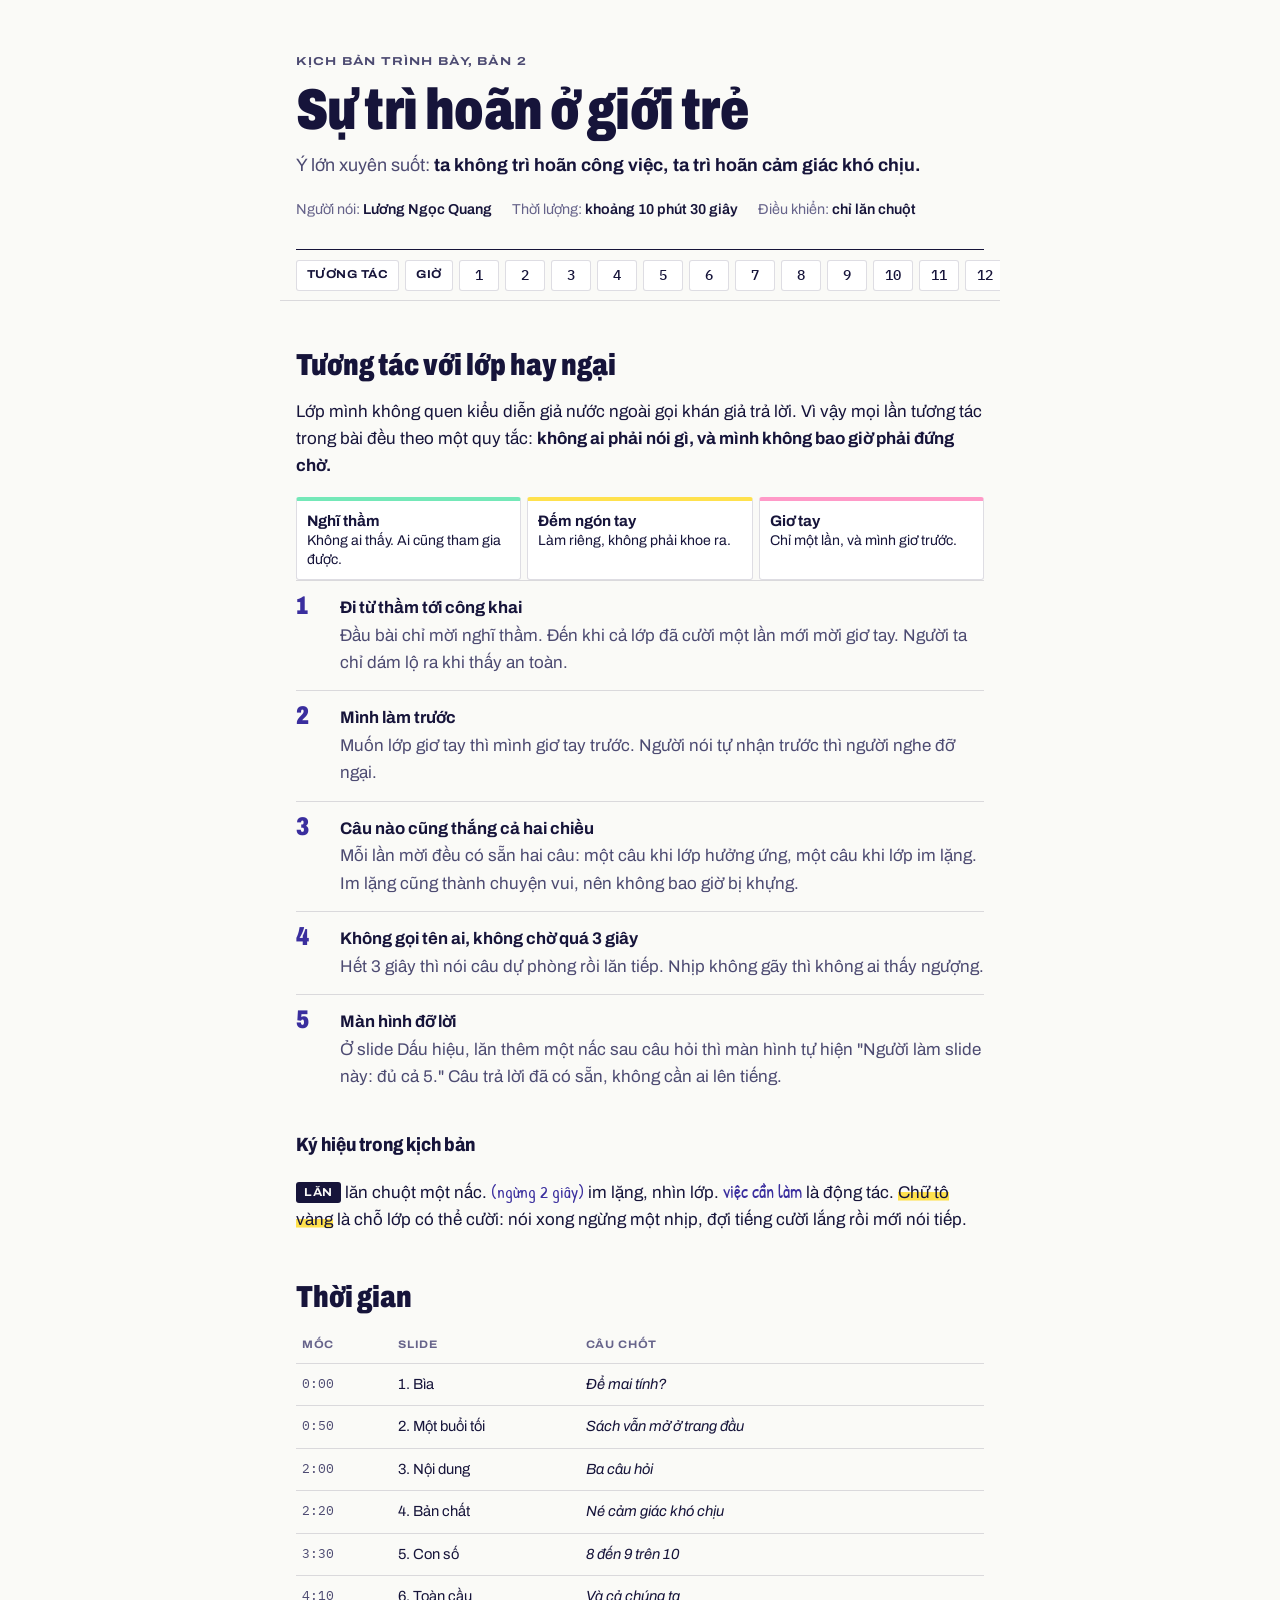
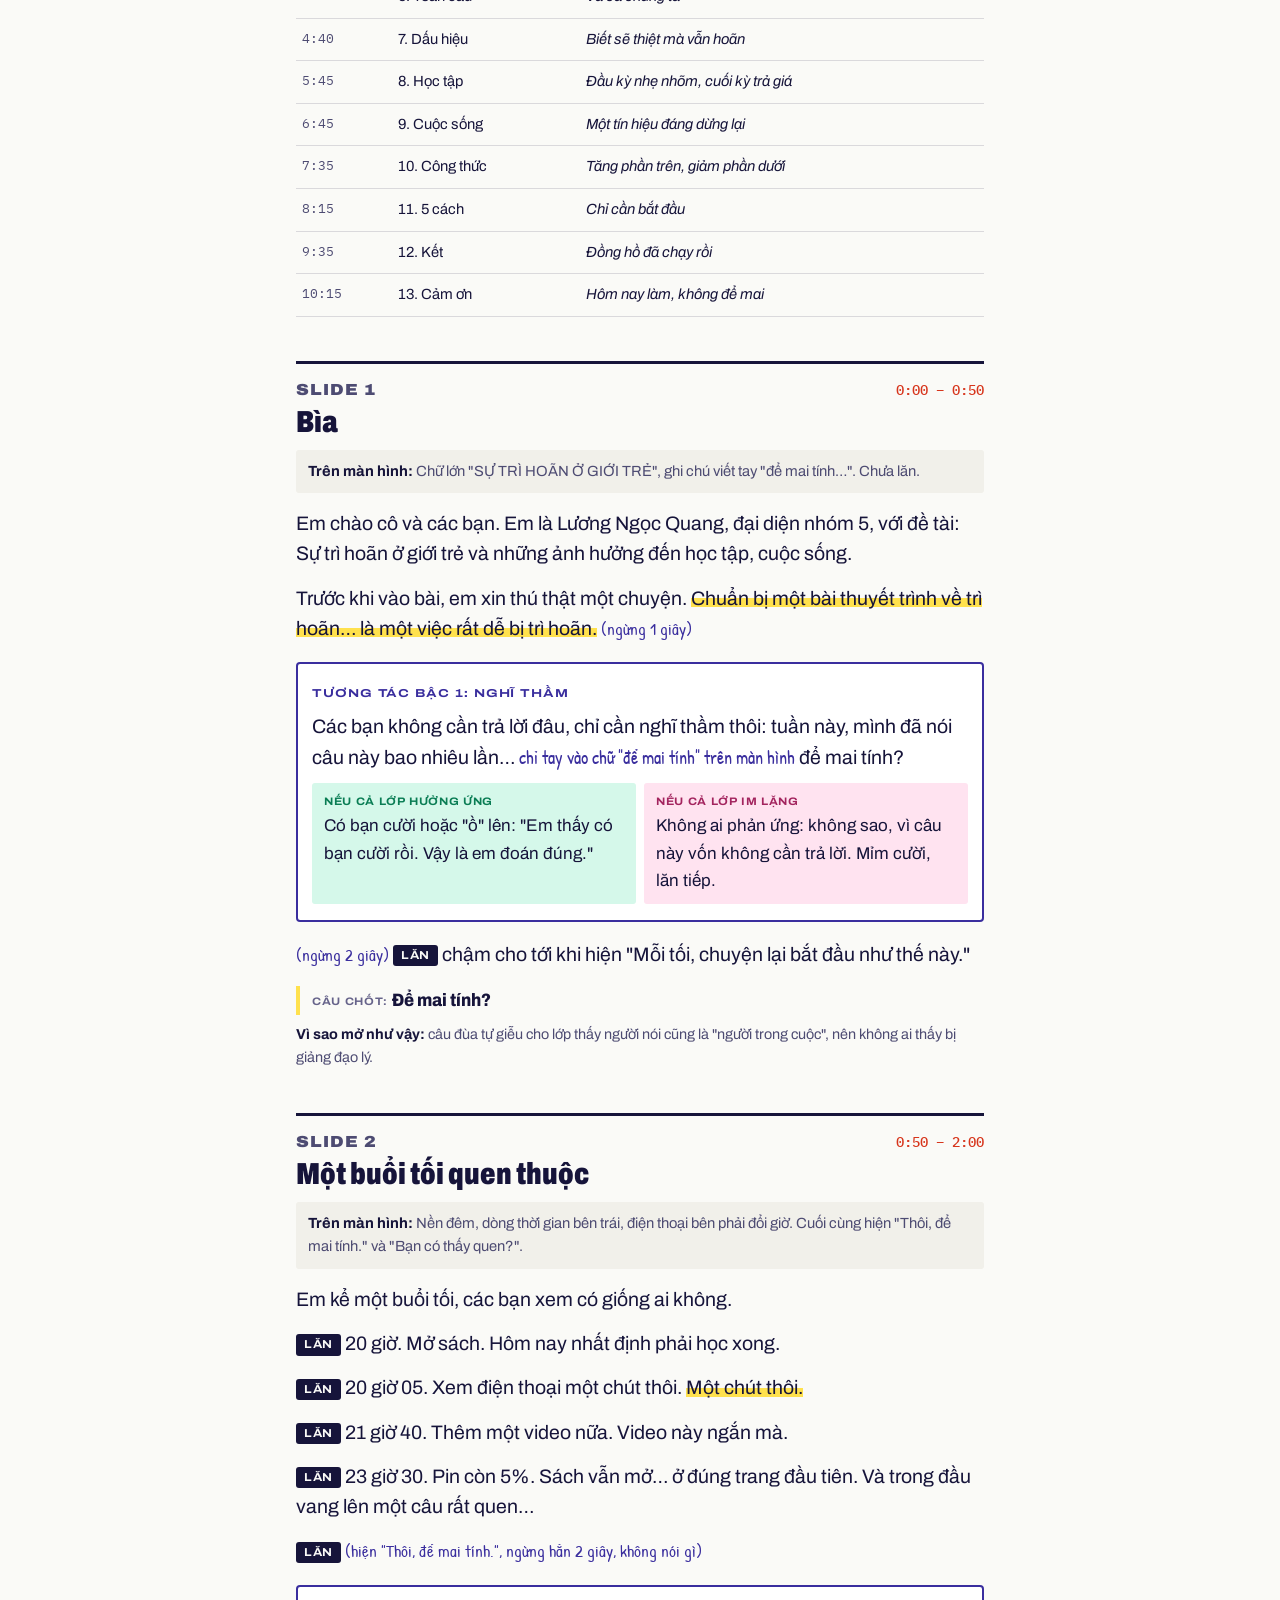
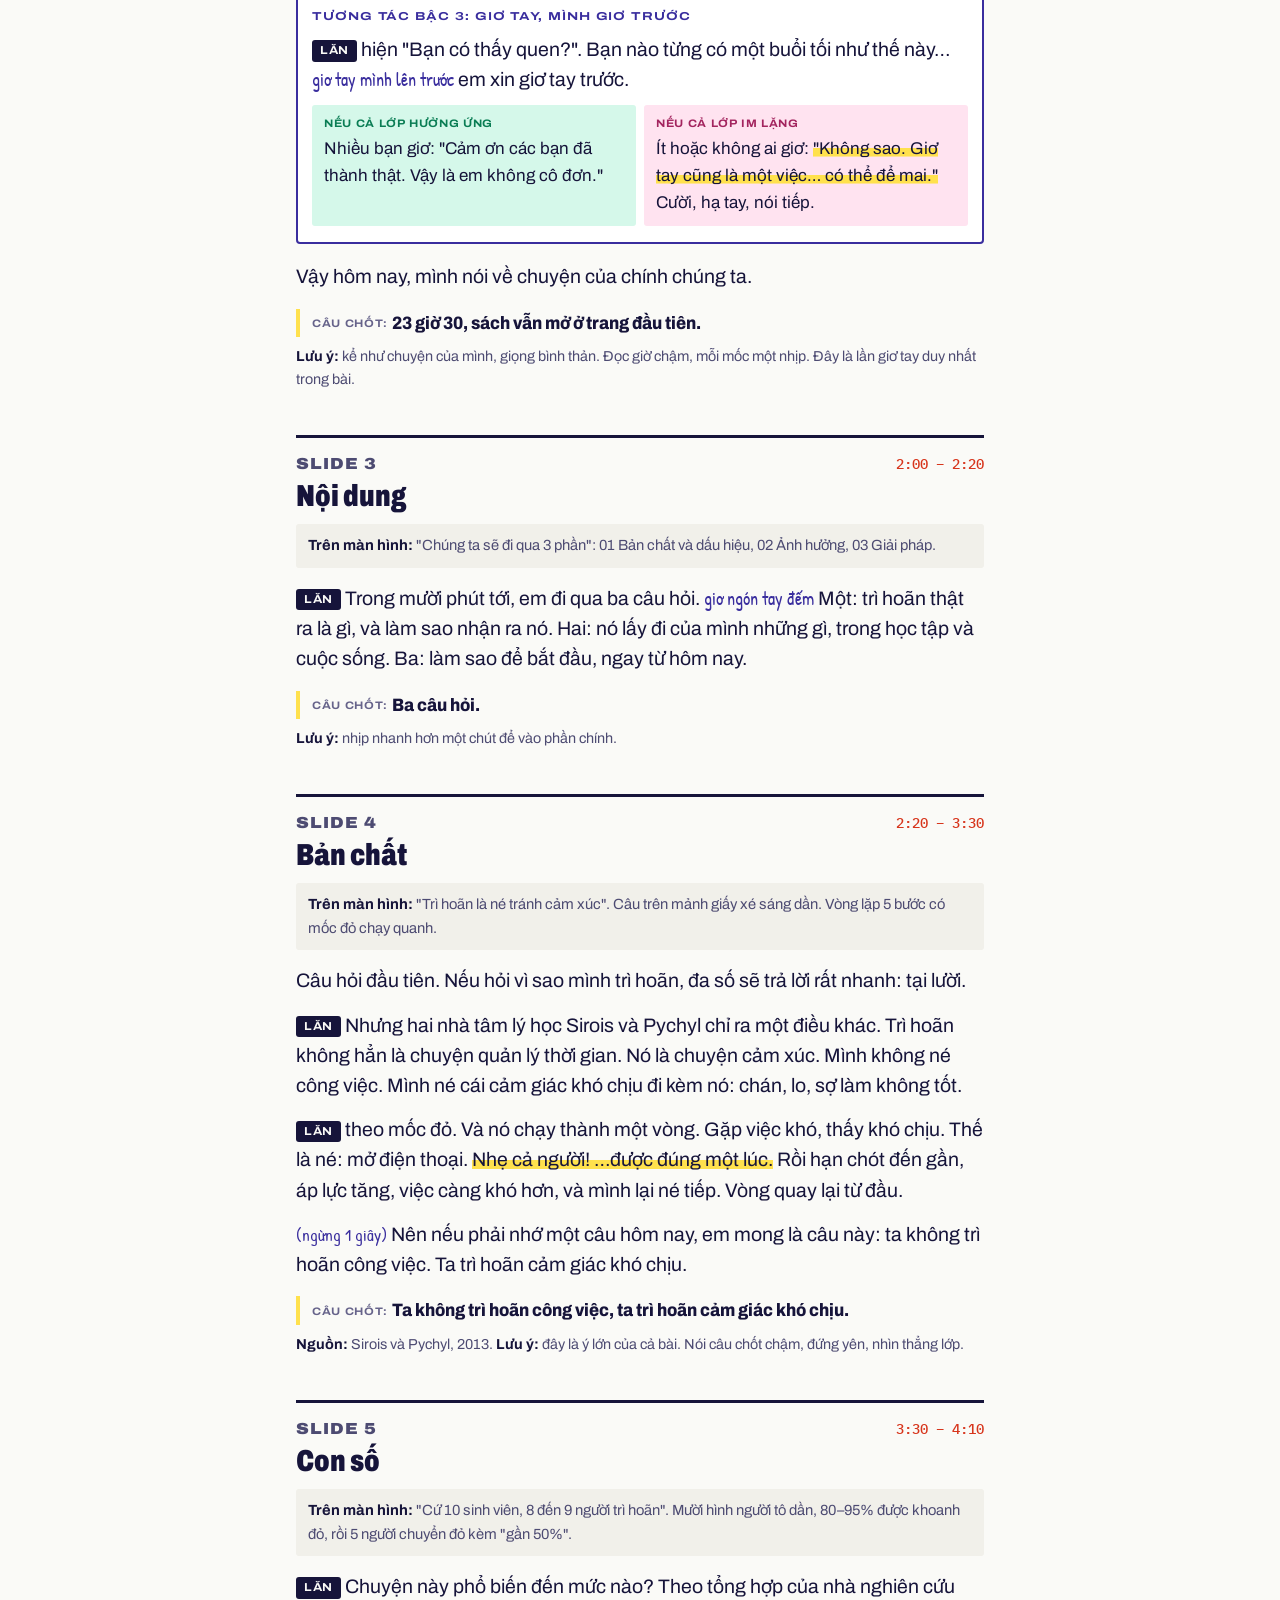
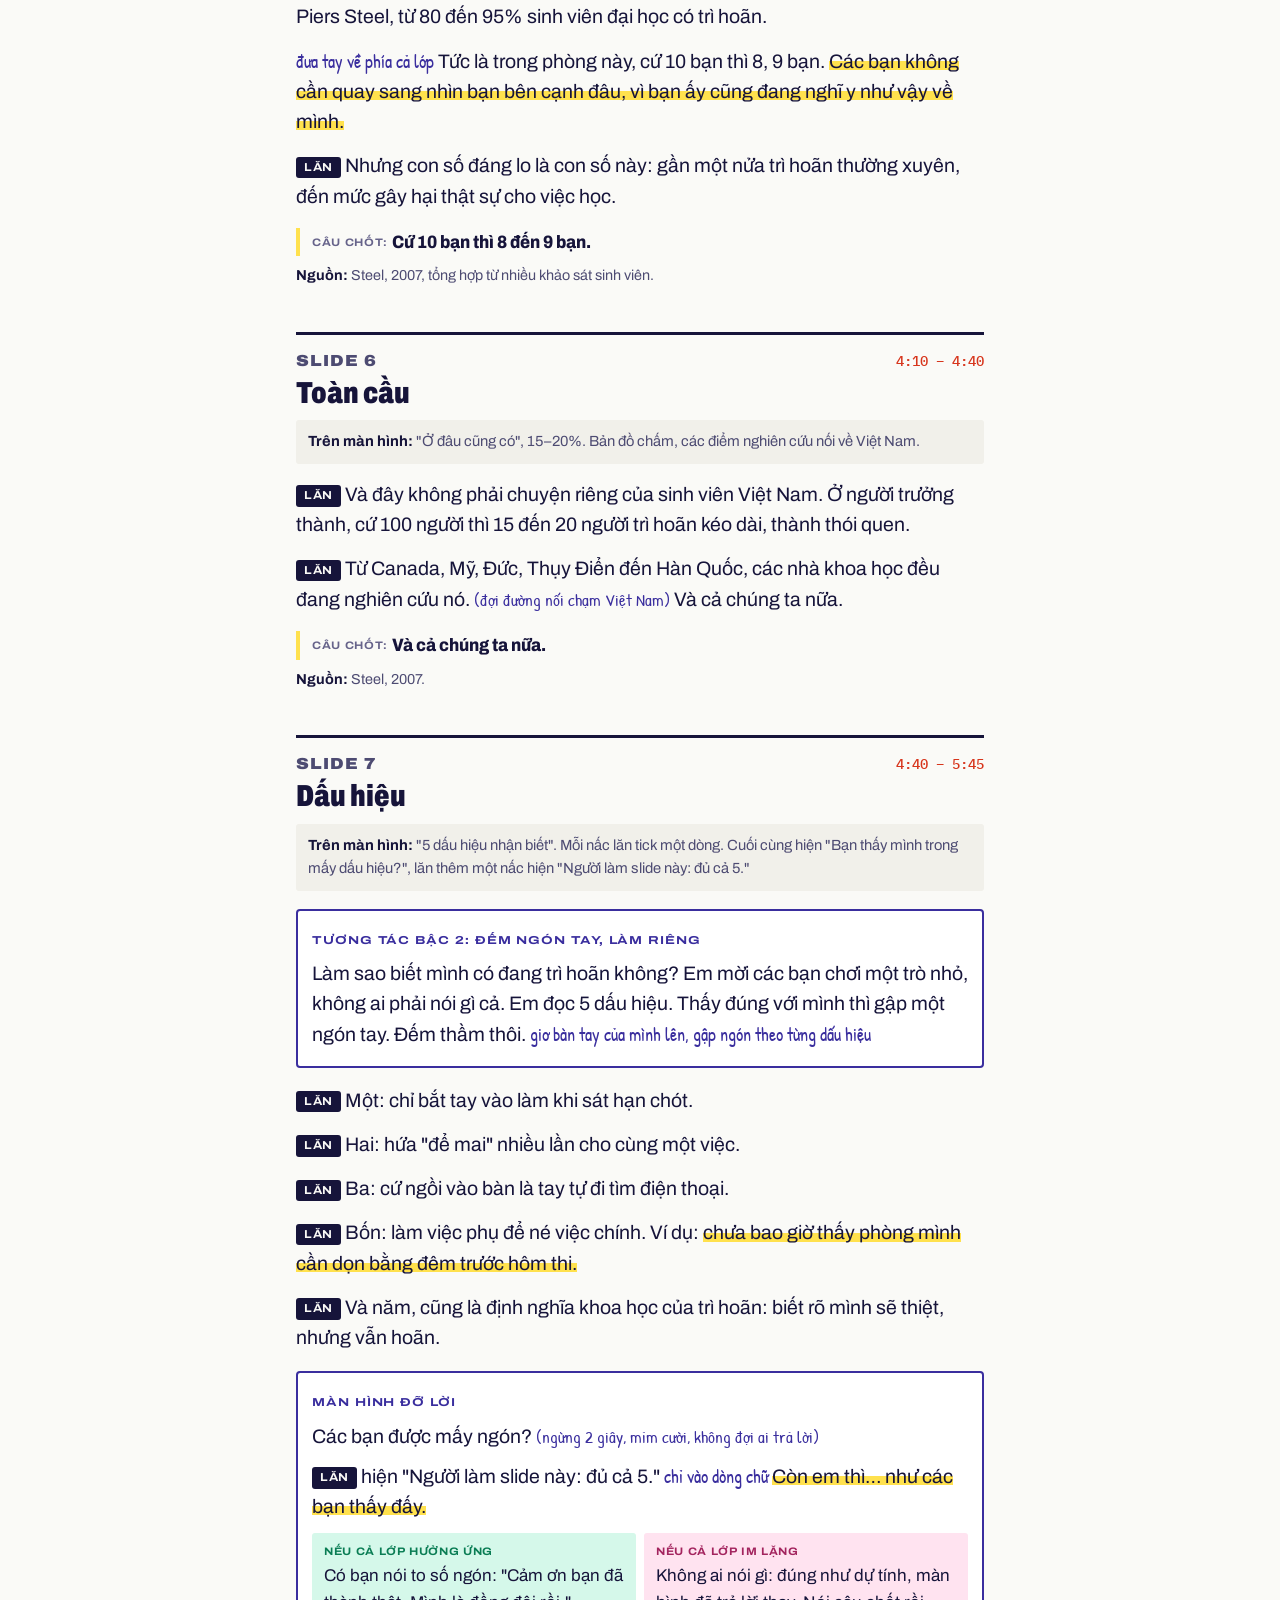
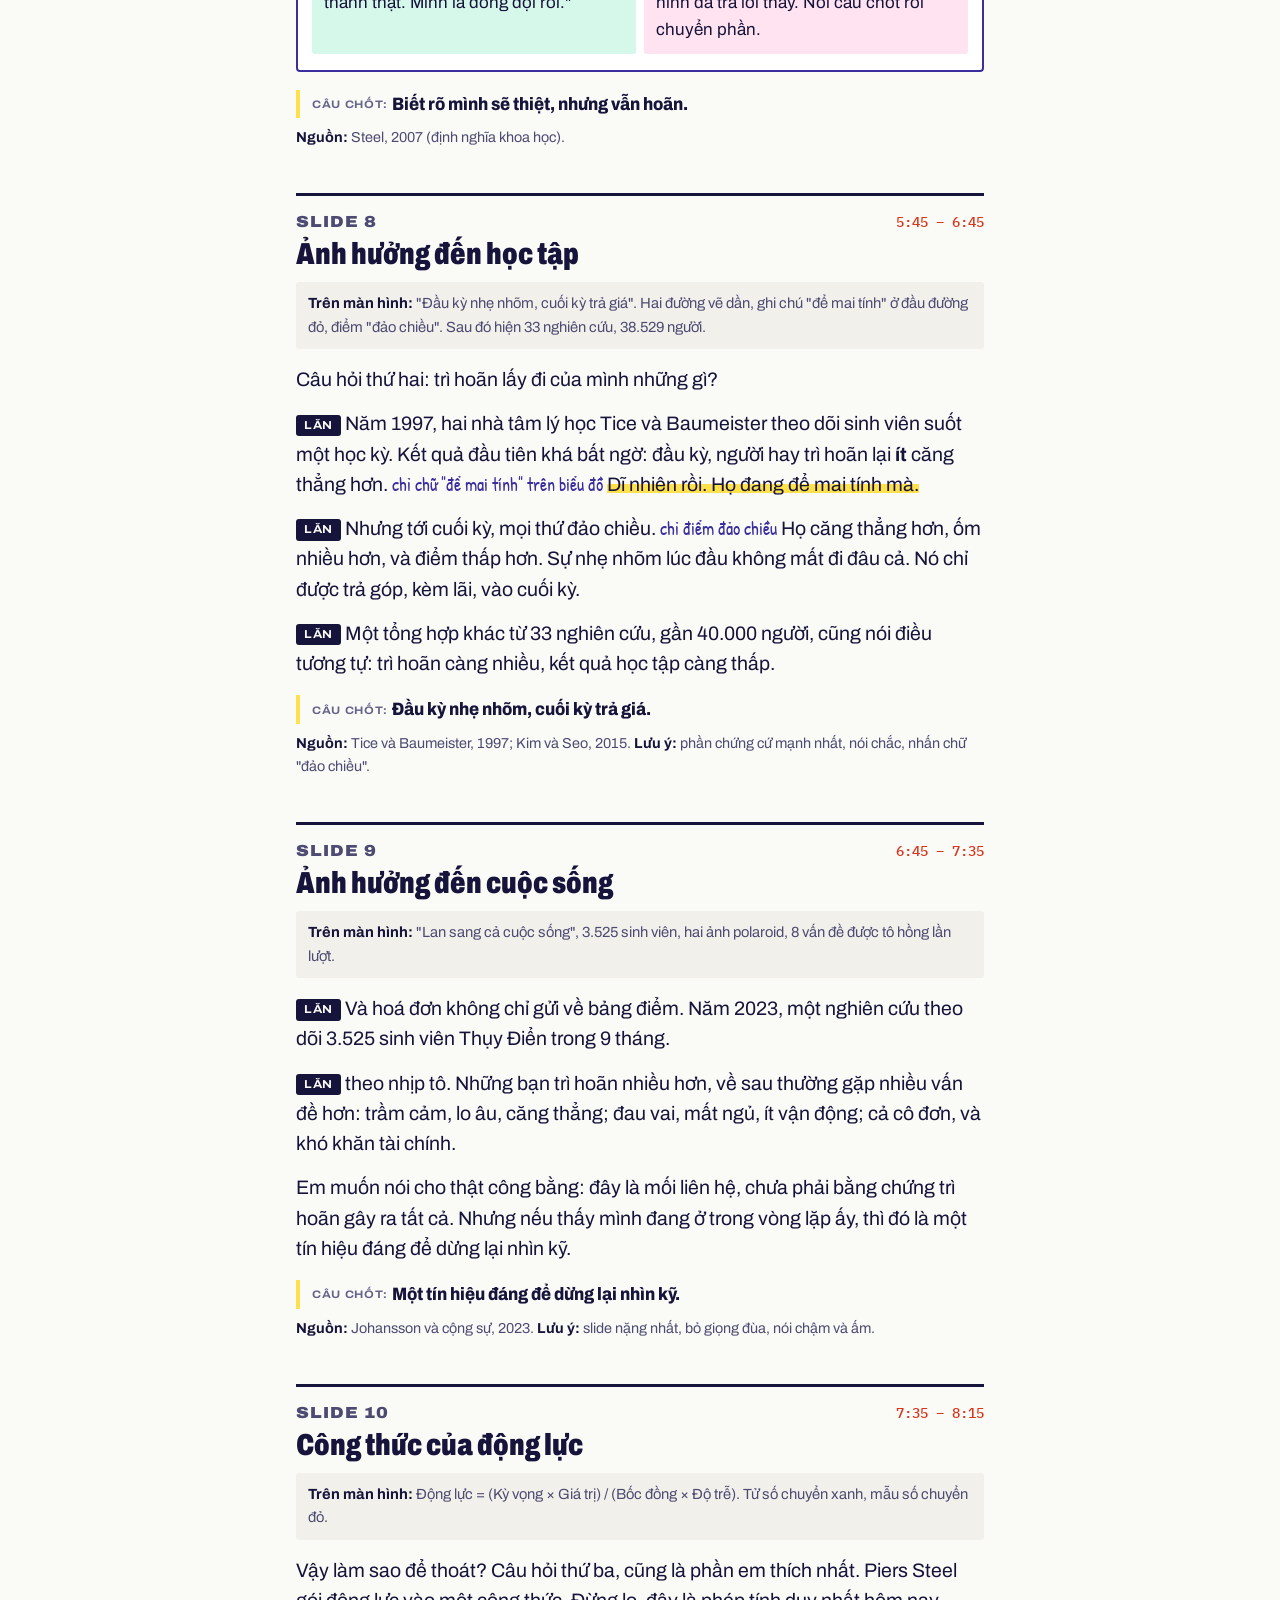
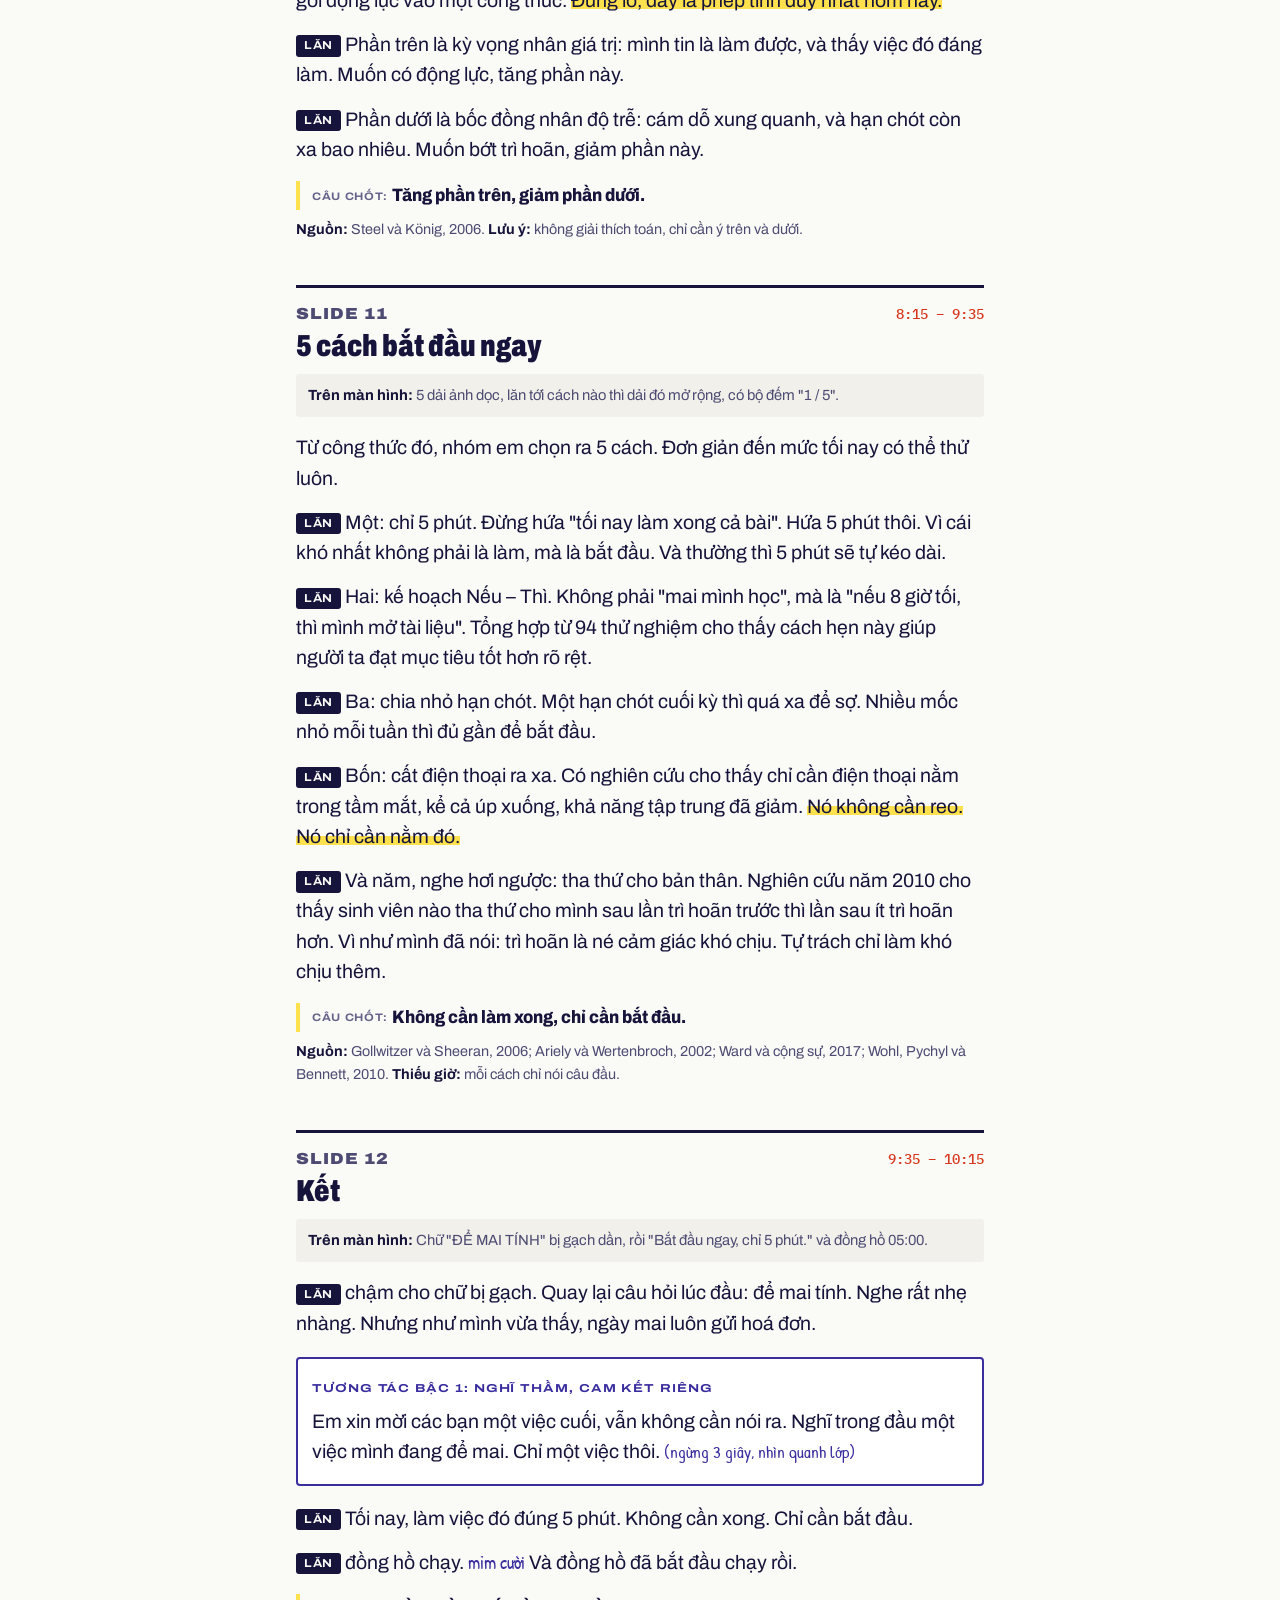
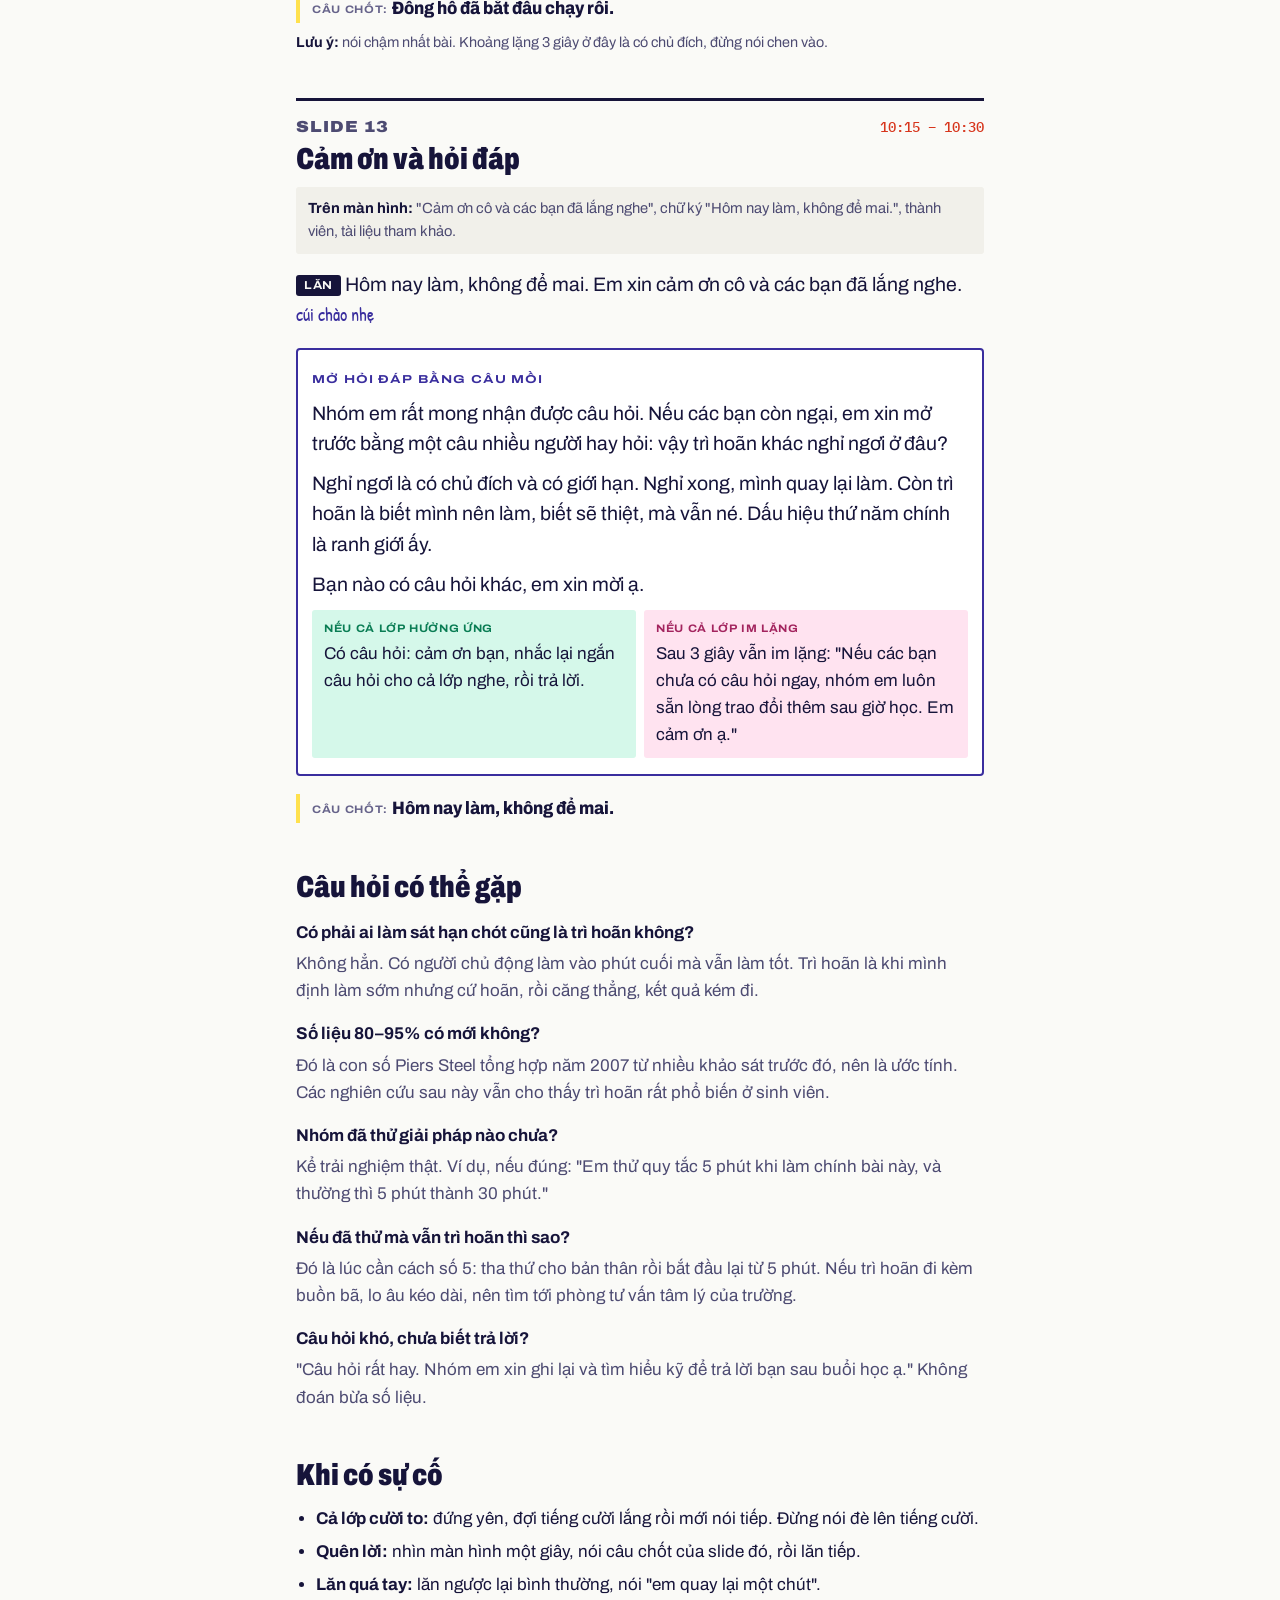
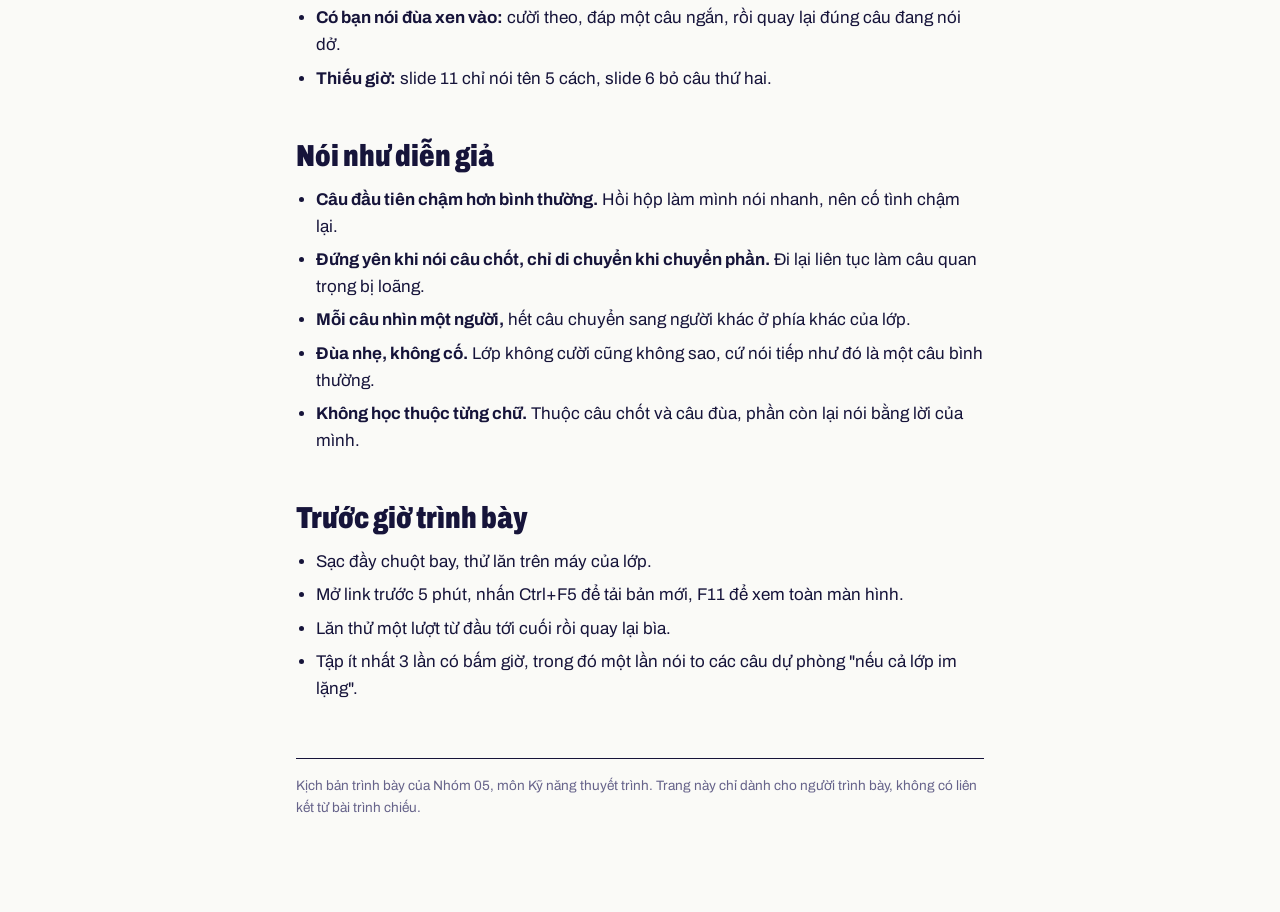
<file: kich-ban.html>
<!doctype html>
<html lang="vi">
<head>
<meta charset="utf-8">
<meta name="viewport" content="width=device-width, initial-scale=1">
<meta name="robots" content="noindex, nofollow">
<title>Kịch bản Nhóm 05</title>
<link rel="preconnect" href="https://fonts.googleapis.com">
<link rel="preconnect" href="https://fonts.gstatic.com" crossorigin>
<link rel="stylesheet" href="https://fonts.googleapis.com/css2?family=Archivo:wdth,wght@62..125,400..900&family=IBM+Plex+Mono:wght@500&family=Patrick+Hand&display=swap">
<link rel="stylesheet" href="css/kich-ban.css">
</head>
<body>
<main class="trang">

  <header class="dau">
    <p class="nhan">Kịch bản trình bày, bản 2</p>
    <h1>Sự trì hoãn ở giới trẻ</h1>
    <p class="y-lon">Ý lớn xuyên suốt: <b>ta không trì hoãn công việc, ta trì hoãn cảm giác khó chịu.</b></p>
    <ul class="thong-tin">
      <li>Người nói: <b>Lương Ngọc Quang</b></li>
      <li>Thời lượng: <b>khoảng 10 phút 30 giây</b></li>
      <li>Điều khiển: <b>chỉ lăn chuột</b></li>
    </ul>
  </header>

  <nav class="muc-luc" aria-label="Nhảy tới">
    <a class="phu" href="#tuong-tac">Tương tác</a>
    <a class="phu" href="#thoi-gian">Giờ</a>
    <a href="#s1">1</a><a href="#s2">2</a><a href="#s3">3</a><a href="#s4">4</a><a href="#s5">5</a><a href="#s6">6</a><a href="#s7">7</a><a href="#s8">8</a><a href="#s9">9</a><a href="#s10">10</a><a href="#s11">11</a><a href="#s12">12</a><a href="#s13">13</a>
    <a class="phu" href="#hoi-dap">Hỏi đáp</a>
    <a class="phu" href="#su-co">Sự cố</a>
  </nav>

  <!-- ================= TƯƠNG TÁC ================= -->
  <section id="tuong-tac">
    <h2>Tương tác với lớp hay ngại</h2>
    <p>Lớp mình không quen kiểu diễn giả nước ngoài gọi khán giả trả lời. Vì vậy mọi lần tương tác trong bài đều theo một quy tắc: <b>không ai phải nói gì, và mình không bao giờ phải đứng chờ.</b></p>
    <ul class="thang">
      <li><b>Nghĩ thầm</b>Không ai thấy. Ai cũng tham gia được.</li>
      <li><b>Đếm ngón tay</b>Làm riêng, không phải khoe ra.</li>
      <li><b>Giơ tay</b>Chỉ một lần, và mình giơ trước.</li>
    </ul>
    <ol class="nguyen-tac">
      <li><b>Đi từ thầm tới công khai</b><span>Đầu bài chỉ mời nghĩ thầm. Đến khi cả lớp đã cười một lần mới mời giơ tay. Người ta chỉ dám lộ ra khi thấy an toàn.</span></li>
      <li><b>Mình làm trước</b><span>Muốn lớp giơ tay thì mình giơ tay trước. Người nói tự nhận trước thì người nghe đỡ ngại.</span></li>
      <li><b>Câu nào cũng thắng cả hai chiều</b><span>Mỗi lần mời đều có sẵn hai câu: một câu khi lớp hưởng ứng, một câu khi lớp im lặng. Im lặng cũng thành chuyện vui, nên không bao giờ bị khựng.</span></li>
      <li><b>Không gọi tên ai, không chờ quá 3 giây</b><span>Hết 3 giây thì nói câu dự phòng rồi lăn tiếp. Nhịp không gãy thì không ai thấy ngượng.</span></li>
      <li><b>Màn hình đỡ lời</b><span>Ở slide Dấu hiệu, lăn thêm một nấc sau câu hỏi thì màn hình tự hiện "Người làm slide này: đủ cả 5." Câu trả lời đã có sẵn, không cần ai lên tiếng.</span></li>
    </ol>
    <h3>Ký hiệu trong kịch bản</h3>
    <p><span class="lan">Lăn</span> lăn chuột một nấc. <span class="ngung">ngừng 2 giây</span> im lặng, nhìn lớp. <span class="lam">việc cần làm</span> là động tác. <span class="cuoi">Chữ tô vàng</span> là chỗ lớp có thể cười: nói xong ngừng một nhịp, đợi tiếng cười lắng rồi mới nói tiếp.</p>
  </section>

  <!-- ================= THỜI GIAN ================= -->
  <section id="thoi-gian">
    <h2>Thời gian</h2>
    <table class="bang">
      <thead><tr><th>Mốc</th><th>Slide</th><th>Câu chốt</th></tr></thead>
      <tbody>
        <tr><td>0:00</td><td>1. Bìa</td><td>Để mai tính?</td></tr>
        <tr><td>0:50</td><td>2. Một buổi tối</td><td>Sách vẫn mở ở trang đầu</td></tr>
        <tr><td>2:00</td><td>3. Nội dung</td><td>Ba câu hỏi</td></tr>
        <tr><td>2:20</td><td>4. Bản chất</td><td>Né cảm giác khó chịu</td></tr>
        <tr><td>3:30</td><td>5. Con số</td><td>8 đến 9 trên 10</td></tr>
        <tr><td>4:10</td><td>6. Toàn cầu</td><td>Và cả chúng ta</td></tr>
        <tr><td>4:40</td><td>7. Dấu hiệu</td><td>Biết sẽ thiệt mà vẫn hoãn</td></tr>
        <tr><td>5:45</td><td>8. Học tập</td><td>Đầu kỳ nhẹ nhõm, cuối kỳ trả giá</td></tr>
        <tr><td>6:45</td><td>9. Cuộc sống</td><td>Một tín hiệu đáng dừng lại</td></tr>
        <tr><td>7:35</td><td>10. Công thức</td><td>Tăng phần trên, giảm phần dưới</td></tr>
        <tr><td>8:15</td><td>11. 5 cách</td><td>Chỉ cần bắt đầu</td></tr>
        <tr><td>9:35</td><td>12. Kết</td><td>Đồng hồ đã chạy rồi</td></tr>
        <tr><td>10:15</td><td>13. Cảm ơn</td><td>Hôm nay làm, không để mai</td></tr>
      </tbody>
    </table>
  </section>

  <!-- ================= SLIDE 1 ================= -->
  <article class="slide" id="s1">
    <div class="slide-dau"><span class="slide-so">Slide 1</span><span class="gio">0:00 – 0:50</span></div>
    <h2>Bìa</h2>
    <p class="man-hinh">Chữ lớn "SỰ TRÌ HOÃN Ở GIỚI TRẺ", ghi chú viết tay "để mai tính…". Chưa lăn.</p>
    <p class="loi">Em chào cô và các bạn. Em là Lương Ngọc Quang, đại diện nhóm 5, với đề tài: Sự trì hoãn ở giới trẻ và những ảnh hưởng đến học tập, cuộc sống.</p>
    <p class="loi">Trước khi vào bài, em xin thú thật một chuyện. <span class="cuoi">Chuẩn bị một bài thuyết trình về trì hoãn… là một việc rất dễ bị trì hoãn.</span> <span class="ngung">ngừng 1 giây</span></p>
    <div class="tuong-tac">
      <p class="nhan">Tương tác bậc 1: nghĩ thầm</p>
      <p class="loi">Các bạn không cần trả lời đâu, chỉ cần nghĩ thầm thôi: tuần này, mình đã nói câu này bao nhiêu lần… <span class="lam">chỉ tay vào chữ "để mai tính" trên màn hình</span> để mai tính?</p>
      <div class="nhanh">
        <div class="co">Có bạn cười hoặc "ồ" lên: "Em thấy có bạn cười rồi. Vậy là em đoán đúng."</div>
        <div class="im">Không ai phản ứng: không sao, vì câu này vốn không cần trả lời. Mỉm cười, lăn tiếp.</div>
      </div>
    </div>
    <p class="loi"><span class="ngung">ngừng 2 giây</span> <span class="lan">Lăn</span> chậm cho tới khi hiện "Mỗi tối, chuyện lại bắt đầu như thế này."</p>
    <p class="chot">Để mai tính?</p>
    <p class="ghi"><b>Vì sao mở như vậy:</b> câu đùa tự giễu cho lớp thấy người nói cũng là "người trong cuộc", nên không ai thấy bị giảng đạo lý.</p>
  </article>

  <!-- ================= SLIDE 2 ================= -->
  <article class="slide" id="s2">
    <div class="slide-dau"><span class="slide-so">Slide 2</span><span class="gio">0:50 – 2:00</span></div>
    <h2>Một buổi tối quen thuộc</h2>
    <p class="man-hinh">Nền đêm, dòng thời gian bên trái, điện thoại bên phải đổi giờ. Cuối cùng hiện "Thôi, để mai tính." và "Bạn có thấy quen?".</p>
    <p class="loi">Em kể một buổi tối, các bạn xem có giống ai không.</p>
    <p class="loi"><span class="lan">Lăn</span> 20 giờ. Mở sách. Hôm nay nhất định phải học xong.</p>
    <p class="loi"><span class="lan">Lăn</span> 20 giờ 05. Xem điện thoại một chút thôi. <span class="cuoi">Một chút thôi.</span></p>
    <p class="loi"><span class="lan">Lăn</span> 21 giờ 40. Thêm một video nữa. Video này ngắn mà.</p>
    <p class="loi"><span class="lan">Lăn</span> 23 giờ 30. Pin còn 5%. Sách vẫn mở… ở đúng trang đầu tiên. Và trong đầu vang lên một câu rất quen…</p>
    <p class="loi"><span class="lan">Lăn</span> <span class="ngung">hiện "Thôi, để mai tính.", ngừng hẳn 2 giây, không nói gì</span></p>
    <div class="tuong-tac">
      <p class="nhan">Tương tác bậc 3: giơ tay, mình giơ trước</p>
      <p class="loi"><span class="lan">Lăn</span> hiện "Bạn có thấy quen?". Bạn nào từng có một buổi tối như thế này… <span class="lam">giơ tay mình lên trước</span> em xin giơ tay trước.</p>
      <div class="nhanh">
        <div class="co">Nhiều bạn giơ: "Cảm ơn các bạn đã thành thật. Vậy là em không cô đơn."</div>
        <div class="im">Ít hoặc không ai giơ: <span class="cuoi">"Không sao. Giơ tay cũng là một việc… có thể để mai."</span> Cười, hạ tay, nói tiếp.</div>
      </div>
    </div>
    <p class="loi">Vậy hôm nay, mình nói về chuyện của chính chúng ta.</p>
    <p class="chot">23 giờ 30, sách vẫn mở ở trang đầu tiên.</p>
    <p class="ghi"><b>Lưu ý:</b> kể như chuyện của mình, giọng bình thản. Đọc giờ chậm, mỗi mốc một nhịp. Đây là lần giơ tay duy nhất trong bài.</p>
  </article>

  <!-- ================= SLIDE 3 ================= -->
  <article class="slide" id="s3">
    <div class="slide-dau"><span class="slide-so">Slide 3</span><span class="gio">2:00 – 2:20</span></div>
    <h2>Nội dung</h2>
    <p class="man-hinh">"Chúng ta sẽ đi qua 3 phần": 01 Bản chất và dấu hiệu, 02 Ảnh hưởng, 03 Giải pháp.</p>
    <p class="loi"><span class="lan">Lăn</span> Trong mười phút tới, em đi qua ba câu hỏi. <span class="lam">giơ ngón tay đếm</span> Một: trì hoãn thật ra là gì, và làm sao nhận ra nó. Hai: nó lấy đi của mình những gì, trong học tập và cuộc sống. Ba: làm sao để bắt đầu, ngay từ hôm nay.</p>
    <p class="chot">Ba câu hỏi.</p>
    <p class="ghi"><b>Lưu ý:</b> nhịp nhanh hơn một chút để vào phần chính.</p>
  </article>

  <!-- ================= SLIDE 4 ================= -->
  <article class="slide" id="s4">
    <div class="slide-dau"><span class="slide-so">Slide 4</span><span class="gio">2:20 – 3:30</span></div>
    <h2>Bản chất</h2>
    <p class="man-hinh">"Trì hoãn là né tránh cảm xúc". Câu trên mảnh giấy xé sáng dần. Vòng lặp 5 bước có mốc đỏ chạy quanh.</p>
    <p class="loi">Câu hỏi đầu tiên. Nếu hỏi vì sao mình trì hoãn, đa số sẽ trả lời rất nhanh: tại lười.</p>
    <p class="loi"><span class="lan">Lăn</span> Nhưng hai nhà tâm lý học Sirois và Pychyl chỉ ra một điều khác. Trì hoãn không hẳn là chuyện quản lý thời gian. Nó là chuyện cảm xúc. Mình không né công việc. Mình né cái cảm giác khó chịu đi kèm nó: chán, lo, sợ làm không tốt.</p>
    <p class="loi"><span class="lan">Lăn</span> theo mốc đỏ. Và nó chạy thành một vòng. Gặp việc khó, thấy khó chịu. Thế là né: mở điện thoại. <span class="cuoi">Nhẹ cả người! …được đúng một lúc.</span> Rồi hạn chót đến gần, áp lực tăng, việc càng khó hơn, và mình lại né tiếp. Vòng quay lại từ đầu.</p>
    <p class="loi"><span class="ngung">ngừng 1 giây</span> Nên nếu phải nhớ một câu hôm nay, em mong là câu này: ta không trì hoãn công việc. Ta trì hoãn cảm giác khó chịu.</p>
    <p class="chot">Ta không trì hoãn công việc, ta trì hoãn cảm giác khó chịu.</p>
    <p class="ghi"><b>Nguồn:</b> Sirois và Pychyl, 2013. <b>Lưu ý:</b> đây là ý lớn của cả bài. Nói câu chốt chậm, đứng yên, nhìn thẳng lớp.</p>
  </article>

  <!-- ================= SLIDE 5 ================= -->
  <article class="slide" id="s5">
    <div class="slide-dau"><span class="slide-so">Slide 5</span><span class="gio">3:30 – 4:10</span></div>
    <h2>Con số</h2>
    <p class="man-hinh">"Cứ 10 sinh viên, 8 đến 9 người trì hoãn". Mười hình người tô dần, 80–95% được khoanh đỏ, rồi 5 người chuyển đỏ kèm "gần 50%".</p>
    <p class="loi"><span class="lan">Lăn</span> Chuyện này phổ biến đến mức nào? Theo tổng hợp của nhà nghiên cứu Piers Steel, từ 80 đến 95% sinh viên đại học có trì hoãn.</p>
    <p class="loi"><span class="lam">đưa tay về phía cả lớp</span> Tức là trong phòng này, cứ 10 bạn thì 8, 9 bạn. <span class="cuoi">Các bạn không cần quay sang nhìn bạn bên cạnh đâu, vì bạn ấy cũng đang nghĩ y như vậy về mình.</span></p>
    <p class="loi"><span class="lan">Lăn</span> Nhưng con số đáng lo là con số này: gần một nửa trì hoãn thường xuyên, đến mức gây hại thật sự cho việc học.</p>
    <p class="chot">Cứ 10 bạn thì 8 đến 9 bạn.</p>
    <p class="ghi"><b>Nguồn:</b> Steel, 2007, tổng hợp từ nhiều khảo sát sinh viên.</p>
  </article>

  <!-- ================= SLIDE 6 ================= -->
  <article class="slide" id="s6">
    <div class="slide-dau"><span class="slide-so">Slide 6</span><span class="gio">4:10 – 4:40</span></div>
    <h2>Toàn cầu</h2>
    <p class="man-hinh">"Ở đâu cũng có", 15–20%. Bản đồ chấm, các điểm nghiên cứu nối về Việt Nam.</p>
    <p class="loi"><span class="lan">Lăn</span> Và đây không phải chuyện riêng của sinh viên Việt Nam. Ở người trưởng thành, cứ 100 người thì 15 đến 20 người trì hoãn kéo dài, thành thói quen.</p>
    <p class="loi"><span class="lan">Lăn</span> Từ Canada, Mỹ, Đức, Thụy Điển đến Hàn Quốc, các nhà khoa học đều đang nghiên cứu nó. <span class="ngung">đợi đường nối chạm Việt Nam</span> Và cả chúng ta nữa.</p>
    <p class="chot">Và cả chúng ta nữa.</p>
    <p class="ghi"><b>Nguồn:</b> Steel, 2007.</p>
  </article>

  <!-- ================= SLIDE 7 ================= -->
  <article class="slide" id="s7">
    <div class="slide-dau"><span class="slide-so">Slide 7</span><span class="gio">4:40 – 5:45</span></div>
    <h2>Dấu hiệu</h2>
    <p class="man-hinh">"5 dấu hiệu nhận biết". Mỗi nấc lăn tick một dòng. Cuối cùng hiện "Bạn thấy mình trong mấy dấu hiệu?", lăn thêm một nấc hiện "Người làm slide này: đủ cả 5."</p>
    <div class="tuong-tac">
      <p class="nhan">Tương tác bậc 2: đếm ngón tay, làm riêng</p>
      <p class="loi">Làm sao biết mình có đang trì hoãn không? Em mời các bạn chơi một trò nhỏ, không ai phải nói gì cả. Em đọc 5 dấu hiệu. Thấy đúng với mình thì gập một ngón tay. Đếm thầm thôi. <span class="lam">giơ bàn tay của mình lên, gập ngón theo từng dấu hiệu</span></p>
    </div>
    <p class="loi"><span class="lan">Lăn</span> Một: chỉ bắt tay vào làm khi sát hạn chót.</p>
    <p class="loi"><span class="lan">Lăn</span> Hai: hứa "để mai" nhiều lần cho cùng một việc.</p>
    <p class="loi"><span class="lan">Lăn</span> Ba: cứ ngồi vào bàn là tay tự đi tìm điện thoại.</p>
    <p class="loi"><span class="lan">Lăn</span> Bốn: làm việc phụ để né việc chính. Ví dụ: <span class="cuoi">chưa bao giờ thấy phòng mình cần dọn bằng đêm trước hôm thi.</span></p>
    <p class="loi"><span class="lan">Lăn</span> Và năm, cũng là định nghĩa khoa học của trì hoãn: biết rõ mình sẽ thiệt, nhưng vẫn hoãn.</p>
    <div class="tuong-tac">
      <p class="nhan">Màn hình đỡ lời</p>
      <p class="loi">Các bạn được mấy ngón? <span class="ngung">ngừng 2 giây, mỉm cười, không đợi ai trả lời</span></p>
      <p class="loi"><span class="lan">Lăn</span> hiện "Người làm slide này: đủ cả 5." <span class="lam">chỉ vào dòng chữ</span> <span class="cuoi">Còn em thì… như các bạn thấy đấy.</span></p>
      <div class="nhanh">
        <div class="co">Có bạn nói to số ngón: "Cảm ơn bạn đã thành thật. Mình là đồng đội rồi."</div>
        <div class="im">Không ai nói gì: đúng như dự tính, màn hình đã trả lời thay. Nói câu chốt rồi chuyển phần.</div>
      </div>
    </div>
    <p class="chot">Biết rõ mình sẽ thiệt, nhưng vẫn hoãn.</p>
    <p class="ghi"><b>Nguồn:</b> Steel, 2007 (định nghĩa khoa học).</p>
  </article>

  <!-- ================= SLIDE 8 ================= -->
  <article class="slide" id="s8">
    <div class="slide-dau"><span class="slide-so">Slide 8</span><span class="gio">5:45 – 6:45</span></div>
    <h2>Ảnh hưởng đến học tập</h2>
    <p class="man-hinh">"Đầu kỳ nhẹ nhõm, cuối kỳ trả giá". Hai đường vẽ dần, ghi chú "để mai tính" ở đầu đường đỏ, điểm "đảo chiều". Sau đó hiện 33 nghiên cứu, 38.529 người.</p>
    <p class="loi">Câu hỏi thứ hai: trì hoãn lấy đi của mình những gì?</p>
    <p class="loi"><span class="lan">Lăn</span> Năm 1997, hai nhà tâm lý học Tice và Baumeister theo dõi sinh viên suốt một học kỳ. Kết quả đầu tiên khá bất ngờ: đầu kỳ, người hay trì hoãn lại <b>ít</b> căng thẳng hơn. <span class="lam">chỉ chữ "để mai tính" trên biểu đồ</span> <span class="cuoi">Dĩ nhiên rồi. Họ đang để mai tính mà.</span></p>
    <p class="loi"><span class="lan">Lăn</span> Nhưng tới cuối kỳ, mọi thứ đảo chiều. <span class="lam">chỉ điểm đảo chiều</span> Họ căng thẳng hơn, ốm nhiều hơn, và điểm thấp hơn. Sự nhẹ nhõm lúc đầu không mất đi đâu cả. Nó chỉ được trả góp, kèm lãi, vào cuối kỳ.</p>
    <p class="loi"><span class="lan">Lăn</span> Một tổng hợp khác từ 33 nghiên cứu, gần 40.000 người, cũng nói điều tương tự: trì hoãn càng nhiều, kết quả học tập càng thấp.</p>
    <p class="chot">Đầu kỳ nhẹ nhõm, cuối kỳ trả giá.</p>
    <p class="ghi"><b>Nguồn:</b> Tice và Baumeister, 1997; Kim và Seo, 2015. <b>Lưu ý:</b> phần chứng cứ mạnh nhất, nói chắc, nhấn chữ "đảo chiều".</p>
  </article>

  <!-- ================= SLIDE 9 ================= -->
  <article class="slide" id="s9">
    <div class="slide-dau"><span class="slide-so">Slide 9</span><span class="gio">6:45 – 7:35</span></div>
    <h2>Ảnh hưởng đến cuộc sống</h2>
    <p class="man-hinh">"Lan sang cả cuộc sống", 3.525 sinh viên, hai ảnh polaroid, 8 vấn đề được tô hồng lần lượt.</p>
    <p class="loi"><span class="lan">Lăn</span> Và hoá đơn không chỉ gửi về bảng điểm. Năm 2023, một nghiên cứu theo dõi 3.525 sinh viên Thụy Điển trong 9 tháng.</p>
    <p class="loi"><span class="lan">Lăn</span> theo nhịp tô. Những bạn trì hoãn nhiều hơn, về sau thường gặp nhiều vấn đề hơn: trầm cảm, lo âu, căng thẳng; đau vai, mất ngủ, ít vận động; cả cô đơn, và khó khăn tài chính.</p>
    <p class="loi">Em muốn nói cho thật công bằng: đây là mối liên hệ, chưa phải bằng chứng trì hoãn gây ra tất cả. Nhưng nếu thấy mình đang ở trong vòng lặp ấy, thì đó là một tín hiệu đáng để dừng lại nhìn kỹ.</p>
    <p class="chot">Một tín hiệu đáng để dừng lại nhìn kỹ.</p>
    <p class="ghi"><b>Nguồn:</b> Johansson và cộng sự, 2023. <b>Lưu ý:</b> slide nặng nhất, bỏ giọng đùa, nói chậm và ấm.</p>
  </article>

  <!-- ================= SLIDE 10 ================= -->
  <article class="slide" id="s10">
    <div class="slide-dau"><span class="slide-so">Slide 10</span><span class="gio">7:35 – 8:15</span></div>
    <h2>Công thức của động lực</h2>
    <p class="man-hinh">Động lực = (Kỳ vọng × Giá trị) / (Bốc đồng × Độ trễ). Tử số chuyển xanh, mẫu số chuyển đỏ.</p>
    <p class="loi">Vậy làm sao để thoát? Câu hỏi thứ ba, cũng là phần em thích nhất. Piers Steel gói động lực vào một công thức. <span class="cuoi">Đừng lo, đây là phép tính duy nhất hôm nay.</span></p>
    <p class="loi"><span class="lan">Lăn</span> Phần trên là kỳ vọng nhân giá trị: mình tin là làm được, và thấy việc đó đáng làm. Muốn có động lực, tăng phần này.</p>
    <p class="loi"><span class="lan">Lăn</span> Phần dưới là bốc đồng nhân độ trễ: cám dỗ xung quanh, và hạn chót còn xa bao nhiêu. Muốn bớt trì hoãn, giảm phần này.</p>
    <p class="chot">Tăng phần trên, giảm phần dưới.</p>
    <p class="ghi"><b>Nguồn:</b> Steel và König, 2006. <b>Lưu ý:</b> không giải thích toán, chỉ cần ý trên và dưới.</p>
  </article>

  <!-- ================= SLIDE 11 ================= -->
  <article class="slide" id="s11">
    <div class="slide-dau"><span class="slide-so">Slide 11</span><span class="gio">8:15 – 9:35</span></div>
    <h2>5 cách bắt đầu ngay</h2>
    <p class="man-hinh">5 dải ảnh dọc, lăn tới cách nào thì dải đó mở rộng, có bộ đếm "1 / 5".</p>
    <p class="loi">Từ công thức đó, nhóm em chọn ra 5 cách. Đơn giản đến mức tối nay có thể thử luôn.</p>
    <p class="loi"><span class="lan">Lăn</span> Một: chỉ 5 phút. Đừng hứa "tối nay làm xong cả bài". Hứa 5 phút thôi. Vì cái khó nhất không phải là làm, mà là bắt đầu. Và thường thì 5 phút sẽ tự kéo dài.</p>
    <p class="loi"><span class="lan">Lăn</span> Hai: kế hoạch Nếu – Thì. Không phải "mai mình học", mà là "nếu 8 giờ tối, thì mình mở tài liệu". Tổng hợp từ 94 thử nghiệm cho thấy cách hẹn này giúp người ta đạt mục tiêu tốt hơn rõ rệt.</p>
    <p class="loi"><span class="lan">Lăn</span> Ba: chia nhỏ hạn chót. Một hạn chót cuối kỳ thì quá xa để sợ. Nhiều mốc nhỏ mỗi tuần thì đủ gần để bắt đầu.</p>
    <p class="loi"><span class="lan">Lăn</span> Bốn: cất điện thoại ra xa. Có nghiên cứu cho thấy chỉ cần điện thoại nằm trong tầm mắt, kể cả úp xuống, khả năng tập trung đã giảm. <span class="cuoi">Nó không cần reo. Nó chỉ cần nằm đó.</span></p>
    <p class="loi"><span class="lan">Lăn</span> Và năm, nghe hơi ngược: tha thứ cho bản thân. Nghiên cứu năm 2010 cho thấy sinh viên nào tha thứ cho mình sau lần trì hoãn trước thì lần sau ít trì hoãn hơn. Vì như mình đã nói: trì hoãn là né cảm giác khó chịu. Tự trách chỉ làm khó chịu thêm.</p>
    <p class="chot">Không cần làm xong, chỉ cần bắt đầu.</p>
    <p class="ghi"><b>Nguồn:</b> Gollwitzer và Sheeran, 2006; Ariely và Wertenbroch, 2002; Ward và cộng sự, 2017; Wohl, Pychyl và Bennett, 2010. <b>Thiếu giờ:</b> mỗi cách chỉ nói câu đầu.</p>
  </article>

  <!-- ================= SLIDE 12 ================= -->
  <article class="slide" id="s12">
    <div class="slide-dau"><span class="slide-so">Slide 12</span><span class="gio">9:35 – 10:15</span></div>
    <h2>Kết</h2>
    <p class="man-hinh">Chữ "ĐỂ MAI TÍNH" bị gạch dần, rồi "Bắt đầu ngay, chỉ 5 phút." và đồng hồ 05:00.</p>
    <p class="loi"><span class="lan">Lăn</span> chậm cho chữ bị gạch. Quay lại câu hỏi lúc đầu: để mai tính. Nghe rất nhẹ nhàng. Nhưng như mình vừa thấy, ngày mai luôn gửi hoá đơn.</p>
    <div class="tuong-tac">
      <p class="nhan">Tương tác bậc 1: nghĩ thầm, cam kết riêng</p>
      <p class="loi">Em xin mời các bạn một việc cuối, vẫn không cần nói ra. Nghĩ trong đầu một việc mình đang để mai. Chỉ một việc thôi. <span class="ngung">ngừng 3 giây, nhìn quanh lớp</span></p>
    </div>
    <p class="loi"><span class="lan">Lăn</span> Tối nay, làm việc đó đúng 5 phút. Không cần xong. Chỉ cần bắt đầu.</p>
    <p class="loi"><span class="lan">Lăn</span> đồng hồ chạy. <span class="lam">mỉm cười</span> Và đồng hồ đã bắt đầu chạy rồi.</p>
    <p class="chot">Đồng hồ đã bắt đầu chạy rồi.</p>
    <p class="ghi"><b>Lưu ý:</b> nói chậm nhất bài. Khoảng lặng 3 giây ở đây là có chủ đích, đừng nói chen vào.</p>
  </article>

  <!-- ================= SLIDE 13 ================= -->
  <article class="slide" id="s13">
    <div class="slide-dau"><span class="slide-so">Slide 13</span><span class="gio">10:15 – 10:30</span></div>
    <h2>Cảm ơn và hỏi đáp</h2>
    <p class="man-hinh">"Cảm ơn cô và các bạn đã lắng nghe", chữ ký "Hôm nay làm, không để mai.", thành viên, tài liệu tham khảo.</p>
    <p class="loi"><span class="lan">Lăn</span> Hôm nay làm, không để mai. Em xin cảm ơn cô và các bạn đã lắng nghe. <span class="lam">cúi chào nhẹ</span></p>
    <div class="tuong-tac">
      <p class="nhan">Mở hỏi đáp bằng câu mồi</p>
      <p class="loi">Nhóm em rất mong nhận được câu hỏi. Nếu các bạn còn ngại, em xin mở trước bằng một câu nhiều người hay hỏi: vậy trì hoãn khác nghỉ ngơi ở đâu?</p>
      <p class="loi">Nghỉ ngơi là có chủ đích và có giới hạn. Nghỉ xong, mình quay lại làm. Còn trì hoãn là biết mình nên làm, biết sẽ thiệt, mà vẫn né. Dấu hiệu thứ năm chính là ranh giới ấy.</p>
      <p class="loi">Bạn nào có câu hỏi khác, em xin mời ạ.</p>
      <div class="nhanh">
        <div class="co">Có câu hỏi: cảm ơn bạn, nhắc lại ngắn câu hỏi cho cả lớp nghe, rồi trả lời.</div>
        <div class="im">Sau 3 giây vẫn im lặng: "Nếu các bạn chưa có câu hỏi ngay, nhóm em luôn sẵn lòng trao đổi thêm sau giờ học. Em cảm ơn ạ."</div>
      </div>
    </div>
    <p class="chot">Hôm nay làm, không để mai.</p>
  </article>

  <!-- ================= HỎI ĐÁP ================= -->
  <section id="hoi-dap">
    <h2>Câu hỏi có thể gặp</h2>
    <p class="hoi">Có phải ai làm sát hạn chót cũng là trì hoãn không?</p>
    <p class="dap">Không hẳn. Có người chủ động làm vào phút cuối mà vẫn làm tốt. Trì hoãn là khi mình định làm sớm nhưng cứ hoãn, rồi căng thẳng, kết quả kém đi.</p>
    <p class="hoi">Số liệu 80–95% có mới không?</p>
    <p class="dap">Đó là con số Piers Steel tổng hợp năm 2007 từ nhiều khảo sát trước đó, nên là ước tính. Các nghiên cứu sau này vẫn cho thấy trì hoãn rất phổ biến ở sinh viên.</p>
    <p class="hoi">Nhóm đã thử giải pháp nào chưa?</p>
    <p class="dap">Kể trải nghiệm thật. Ví dụ, nếu đúng: "Em thử quy tắc 5 phút khi làm chính bài này, và thường thì 5 phút thành 30 phút."</p>
    <p class="hoi">Nếu đã thử mà vẫn trì hoãn thì sao?</p>
    <p class="dap">Đó là lúc cần cách số 5: tha thứ cho bản thân rồi bắt đầu lại từ 5 phút. Nếu trì hoãn đi kèm buồn bã, lo âu kéo dài, nên tìm tới phòng tư vấn tâm lý của trường.</p>
    <p class="hoi">Câu hỏi khó, chưa biết trả lời?</p>
    <p class="dap">"Câu hỏi rất hay. Nhóm em xin ghi lại và tìm hiểu kỹ để trả lời bạn sau buổi học ạ." Không đoán bừa số liệu.</p>
  </section>

  <!-- ================= SỰ CỐ ================= -->
  <section id="su-co">
    <h2>Khi có sự cố</h2>
    <ul class="ds">
      <li><b>Cả lớp cười to:</b> đứng yên, đợi tiếng cười lắng rồi mới nói tiếp. Đừng nói đè lên tiếng cười.</li>
      <li><b>Quên lời:</b> nhìn màn hình một giây, nói câu chốt của slide đó, rồi lăn tiếp.</li>
      <li><b>Lăn quá tay:</b> lăn ngược lại bình thường, nói "em quay lại một chút".</li>
      <li><b>Có bạn nói đùa xen vào:</b> cười theo, đáp một câu ngắn, rồi quay lại đúng câu đang nói dở.</li>
      <li><b>Thiếu giờ:</b> slide 11 chỉ nói tên 5 cách, slide 6 bỏ câu thứ hai.</li>
    </ul>

    <h2>Nói như diễn giả</h2>
    <ul class="ds">
      <li><b>Câu đầu tiên chậm hơn bình thường.</b> Hồi hộp làm mình nói nhanh, nên cố tình chậm lại.</li>
      <li><b>Đứng yên khi nói câu chốt, chỉ di chuyển khi chuyển phần.</b> Đi lại liên tục làm câu quan trọng bị loãng.</li>
      <li><b>Mỗi câu nhìn một người,</b> hết câu chuyển sang người khác ở phía khác của lớp.</li>
      <li><b>Đùa nhẹ, không cố.</b> Lớp không cười cũng không sao, cứ nói tiếp như đó là một câu bình thường.</li>
      <li><b>Không học thuộc từng chữ.</b> Thuộc câu chốt và câu đùa, phần còn lại nói bằng lời của mình.</li>
    </ul>

    <h2>Trước giờ trình bày</h2>
    <ul class="ds">
      <li>Sạc đầy chuột bay, thử lăn trên máy của lớp.</li>
      <li>Mở link trước 5 phút, nhấn Ctrl+F5 để tải bản mới, F11 để xem toàn màn hình.</li>
      <li>Lăn thử một lượt từ đầu tới cuối rồi quay lại bìa.</li>
      <li>Tập ít nhất 3 lần có bấm giờ, trong đó một lần nói to các câu dự phòng "nếu cả lớp im lặng".</li>
    </ul>
  </section>

  <p class="cuoi-trang">Kịch bản trình bày của Nhóm 05, môn Kỹ năng thuyết trình. Trang này chỉ dành cho người trình bày, không có liên kết từ bài trình chiếu.</p>
</main>
</body>
</html>
</file>
<file: css/goc.css>
/* Bố cục: một trang cuộn dài; các phần quan trọng được ghim lại và chạy hiệu ứng theo độ lăn chuột.
   Chữ: Archivo hẹp cho tiêu đề và nội dung, Archivo dãn rộng cho nhãn, Patrick Hand cho nét bút ghi chú,
   chữ đơn cách chỉ cho giờ và đồng hồ. Màu: giấy sáng, mực tím than, bút dạ quang, bút đỏ. */
:root {
  color-scheme: light;
  /* Màu */
  --giay: #FAFAF7;
  --giay-2: #F1F0EA;
  --muc: #16143A;
  --muc-2: #4D4B72;
  --muc-3: #66638A;
  --muc-but: #3A2E9E;        /* bút mực tím */
  --ke: rgba(22, 20, 58, .16);
  --da-vang: #FFE14D;        /* bút dạ quang */
  --da-hong: #FF9AC8;
  --da-xanh: #74E8B8;
  --do: #D7351C;             /* bút đỏ */
  --xanh-dam: #0A7D54;
  --trang: #FFFFFF;
  /* Chữ */
  --chu: 'Archivo', 'Arial Narrow', system-ui, sans-serif;
  --chu-tay: 'Patrick Hand', 'Segoe Print', 'Comic Sans MS', cursive;
  --chu-so: 'IBM Plex Mono', ui-monospace, Menlo, monospace;
  --co-bia: clamp(3.6rem, 12.5vw, 13rem);
  --co-rat-lon: clamp(2.8rem, 7vw, 7.4rem);
  --co-lon: clamp(2.4rem, 5.4vw, 5.6rem);
  --co-tieu-de: clamp(2rem, 4.2vw, 4.2rem);
  --co-dan: clamp(1.15rem, 1.7vw, 1.6rem);
  --co-vua: clamp(1rem, 1.2vw, 1.15rem);
  --em: cubic-bezier(.16, 1, .3, 1);
}

* { box-sizing: border-box; }
html { scrollbar-width: thin; scrollbar-color: var(--muc) var(--giay); }
body {
  margin: 0;
  background: var(--giay);
  color: var(--muc);
  font-family: var(--chu);
  font-size: 16px;
  line-height: 1.45;
  -webkit-font-smoothing: antialiased;
  overflow-x: hidden;
  caret-color: var(--do);
}
h1, h2, h3, p, ol, ul, figure { margin: 0; }
ol, ul { padding: 0; list-style: none; }
:focus-visible { outline: 2px solid var(--muc); outline-offset: 3px; }
::selection { background: var(--da-vang); color: var(--muc); }

/* ---------- Chữ ---------- */
.tieu-de {
  font-weight: 800; font-stretch: 72%;
  font-size: var(--co-tieu-de);
  line-height: 1.02; letter-spacing: -.015em;
  text-wrap: balance;
}
.tieu-de.lon { font-size: var(--co-lon); }
.tieu-de.rat-lon { font-size: var(--co-rat-lon); }
.nhan {
  font-size: .75rem; font-weight: 700; font-stretch: 118%;
  letter-spacing: .08em; text-transform: uppercase;
}
.dan { font-size: var(--co-dan); font-stretch: 92%; line-height: 1.38; color: var(--muc-2); max-width: 30ch; text-wrap: pretty; }
.nguon { font-size: .85rem; color: var(--muc-3); line-height: 1.4; }
.viet-tay { font-family: var(--chu-tay); color: var(--muc-but); }
.so-lieu { font-family: var(--chu-so); font-weight: 500; font-variant-numeric: tabular-nums; }
.do { color: var(--do); }

/* Chữ ký của bài: cụm "để mai tính" luôn viết tay bằng bút mực tím, bị bút đỏ gạch lượn sóng như lỗi sai.
   Xuất hiện ở bìa, buổi tối, biểu đồ học tập; cuối bài bị gạch xoá hẳn, và lời cảm ơn khép lại bằng "không để mai". */
.chu-ky {
  display: inline-block;
  font-family: var(--chu-tay); color: var(--muc-but);
  line-height: 1.15;
  rotate: -3deg;
  text-decoration: underline wavy var(--do);
  text-decoration-thickness: 2px;
  text-underline-offset: .28em;
  text-decoration-skip-ink: none;
}
.chu-ky.tot { text-decoration: none; }

/* Câu có số liệu: con số đặt to ngay trong câu */
.cau-so { font-size: var(--co-dan); font-stretch: 92%; line-height: 1.35; max-width: 24ch; text-wrap: pretty; }
.cau-so .so-to {
  display: block;
  font-weight: 900; font-stretch: 66%;
  font-size: 2.4em; line-height: 1;
  font-variant-numeric: tabular-nums;
  white-space: nowrap;
}
.cau-so strong { font-weight: 800; font-variant-numeric: tabular-nums; }
.cau-so .nguon { display: block; margin-top: .6em; }

/* Bút dạ quang: nét phẳng phủ nửa dưới chữ, xuống dòng vẫn tô liền từng dòng */
.da {
  background: linear-gradient(var(--mau-da, var(--da-vang)), var(--mau-da, var(--da-vang))) no-repeat 0 90% / 100% var(--cao-da, 52%);
  -webkit-box-decoration-break: clone; box-decoration-break: clone;
  padding: 0 .08em; margin: 0 -.08em;
}
.da-vang { --mau-da: var(--da-vang); }
.da-hong { --mau-da: var(--da-hong); }
.da-xanh { --mau-da: var(--da-xanh); }
</file>
<file: css/khung.css>
/* =========================================================
   KHUNG TRANG: thanh trên cùng, các phần, phần được ghim khi cuộn
   ========================================================= */
.thanh-tren {
  position: fixed; top: 0; left: 0; right: 0; z-index: 20;
  display: flex; justify-content: space-between; align-items: center;
  padding: max(18px, env(safe-area-inset-top, 0px)) max(24px, env(safe-area-inset-right, 0px)) 0 max(24px, env(safe-area-inset-left, 0px));
  font-size: clamp(.95rem, 1.15vw, 1.1rem); font-weight: 800; font-stretch: 112%;
  letter-spacing: .08em; text-transform: uppercase;
  pointer-events: none;
  color: var(--muc);
  transition: color .3s;
}
.thanh-tren.sang { color: #fff; }
.tien-do {
  position: absolute; top: 0; left: 0; height: 3px; width: 100%;
  background: currentColor;
  transform-origin: left; transform: scaleX(var(--tien-do, 0));
}
.thanh-phan { transition: opacity .3s; }

/* Chữ ký "để mai tính" cố định ở góc trái dưới, đổi trạng thái theo phần đang trình bày (js/chu-ky-bay.js) */
.chu-ky-bay {
  position: fixed; z-index: 18;
  left: max(28px, env(safe-area-inset-left, 0px)); bottom: max(22px, env(safe-area-inset-bottom, 0px));
  font-family: var(--chu-tay); font-size: clamp(1.5rem, 2.2vw, 2.2rem); line-height: 1;
  color: var(--muc-but);
  padding: .45em .75em .55em;
  background: #FFF08A;
  box-shadow: 0 1px 1px rgba(22, 20, 58, .08), 0 14px 22px -12px rgba(22, 20, 58, .5);
  rotate: -4deg;
  pointer-events: none;
  opacity: 0; translate: 0 14px;
  transition: opacity .5s, translate .6s var(--em), color .3s;
}
.chu-ky-bay:not([data-trang-thai="0"]) { opacity: 1; translate: 0 0; }
.ckb-cu { position: relative; display: inline-block; transition: opacity .5s .5s; }
.ckb-hoi { display: inline-block; margin-left: 2px; color: var(--do); opacity: 0; scale: .4; transition: opacity .3s .5s, scale .5s var(--em) .5s; }
.ckb-moi {
  position: absolute; left: calc(100% + .6em); bottom: .45em;
  white-space: nowrap; color: var(--xanh-dam); font-size: 1.15em;
  opacity: 0; translate: 0 10px; transition: opacity .4s 1s, translate .6s var(--em) 1s;
}
.chu-ky-bay.sang .ckb-moi { color: var(--da-xanh); }
.ckb-but { position: absolute; left: -10%; top: -32%; width: 120%; height: 168%; overflow: visible; }
/* Mỗi lần bị đánh dấu thêm, tờ giấy nảy nhẹ để người xem để ý */
.chu-ky-bay.nay { animation: ckb-nay .7s var(--em); }
@keyframes ckb-nay { from { scale: 1.2; } }
.ckb-but path {
  fill: none; stroke: var(--do); stroke-width: 2.4; stroke-linecap: round; stroke-linejoin: round;
  vector-effect: non-scaling-stroke;
  stroke-dasharray: 1; stroke-dashoffset: 1;
  transition: stroke-dashoffset .7s cubic-bezier(.5, 0, .3, 1);
}
.ckb-song { transform: translateY(-4px); }
/* 2: gạch chân lượn sóng · 3: khoanh tròn, thêm dấu hỏi · 4: gạch ngang · 5: gạch xoá, thay bằng "bắt đầu ngay" */
.chu-ky-bay:is([data-trang-thai="2"], [data-trang-thai="3"], [data-trang-thai="4"], [data-trang-thai="5"]) .ckb-song,
.chu-ky-bay:is([data-trang-thai="3"], [data-trang-thai="4"], [data-trang-thai="5"]) .ckb-khoanh,
.chu-ky-bay:is([data-trang-thai="4"], [data-trang-thai="5"]) .ckb-ngang,
.chu-ky-bay[data-trang-thai="5"] .ckb-xoa { stroke-dashoffset: 0; }
.chu-ky-bay:is([data-trang-thai="3"], [data-trang-thai="4"], [data-trang-thai="5"]) .ckb-hoi { opacity: 1; scale: 1; }
.chu-ky-bay[data-trang-thai="5"] .ckb-cu { opacity: .45; }
.chu-ky-bay[data-trang-thai="5"] .ckb-moi { opacity: 1; translate: 0 0; }
@media (max-width: 699px), (max-height: 500px) { .chu-ky-bay { display: none; } }
/* Điện thoại: chữ trên thanh dễ đè lên tiêu đề khi cuộn, chỉ giữ vạch tiến độ */
@media (max-width: 699px), (max-height: 500px) { .thanh-nhom, .thanh-phan { display: none; } }

.khung {
  position: relative;
  width: 100%; max-width: 1320px; margin-inline: auto;
  padding-left: max(20px, env(safe-area-inset-left, 0px));
  padding-right: max(20px, env(safe-area-inset-right, 0px));
}
@media (min-width: 900px) {
  .khung { padding-left: max(56px, env(safe-area-inset-left, 0px)); padding-right: max(56px, env(safe-area-inset-right, 0px)); }
}
.hai-cot { display: grid; gap: clamp(32px, 5vw, 80px); align-items: center; }
.hai-cot > * { min-width: 0; }
@media (min-width: 900px) { .hai-cot { grid-template-columns: 1fr 1fr; } }

.phan { position: relative; }
.phan.thuong { padding-block: clamp(96px, 16vh, 200px); }
/* Phần ghim: cao gấp --dai lần màn hình, nội dung dính lại trong khi cuộn qua */
.phan.ghim { height: calc(var(--dai, 3) * 100svh); }
.dinh {
  position: sticky; top: 0;
  height: 100svh;
  display: grid; align-items: safe center;
  overflow: hidden;
  padding-block: clamp(56px, 9vh, 96px) clamp(32px, 6vh, 64px);
}
/* Nội dung cao hơn màn hình (máy nhỏ): thu nhỏ vừa khít thay vì bị cắt, hệ số do js/cuon.js tính */
.dinh > .khung { transform: scale(var(--vua, 1)); transform-origin: 50% 0; }
@media (max-width: 699px), (max-height: 500px) { .dinh { padding-block: 28px 20px; } }
</file>
<file: css/hieu-ung.css>
/* Chuyển động chung. Nội dung hiện sẵn; khi có JS, những ý chờ tới lượt (data-cho) ẩn cho đến khi cuộn tới. */
@media (prefers-reduced-motion: no-preference) {
  /* Nét dạ quang quét ngang từ trái sang phải khi chữ vào màn hình (js/to-da.js), chữ giữ nguyên */
  .co-js .phan .da { background-size: 0% var(--cao-da, 52%); transition: background-size .38s cubic-bezier(.4, 0, .6, 1); }
  .co-js .phan .da.da-chay { background-size: 100% var(--cao-da, 52%); transition-duration: .95s; transition-timing-function: cubic-bezier(.6, .05, .25, 1); transition-delay: .25s; }
  /* Câu hiện sau (data-cho): đợi câu hiện rõ rồi mới tô */
  .co-js .phan [data-cho]:not(.bat) .da.da-chay { background-size: 0% var(--cao-da, 52%); }
  .co-js .phan [data-cho].bat .da.da-chay { transition-delay: .55s; }
}

.co-js [data-cho] { opacity: 0; transition: opacity .5s var(--em), translate .7s var(--em); }
.co-js [data-cho].bat { opacity: 1; }
@media (prefers-reduced-motion: no-preference) {
  .co-js [data-cho] { translate: 0 20px; }
  .co-js [data-cho].bat { translate: 0 0; }
}

/* Nét bút viết tay vẽ đè lên trang */
.lop-but { position: absolute; inset: 0; width: 100%; height: 100%; pointer-events: none; overflow: visible; z-index: 2; }
.lop-but path {
  fill: none; stroke-linecap: round; stroke-linejoin: round;
  stroke-dasharray: 1; stroke-dashoffset: 1;
  transition: stroke-dashoffset var(--tg-but, .7s) cubic-bezier(.5, 0, .3, 1);
  transition-delay: var(--tre-but, 0s);
}
.lop-but path.ve { stroke-dashoffset: 0; }
.but-do { stroke: var(--do); }
.but-tim { stroke: var(--muc-but); }

/* Chế độ chụp ảnh kiểm tra (?chup): bỏ chuyển tiếp để thấy trạng thái cuối */
.chup *, .chup *::before, .chup *::after { transition-duration: 0s !important; transition-delay: 0s !important; }

@media (prefers-reduced-motion: reduce) {
  *, *::before, *::after { animation: none !important; transition-duration: .01s !important; transition-delay: 0s !important; }
}
</file>
<file: css/trang/mo-dau.css>
/* =========================================================
   BÌA: tiêu đề áp phích kẹp giữa hai đường kẻ
   NỘI DUNG: ba phần, đường kẻ chạy theo độ cuộn
   ========================================================= */
.an-di { position: absolute; width: 1px; height: 1px; overflow: hidden; clip-path: inset(50%); white-space: nowrap; }

/* Bìa: ảnh đêm nằm dưới một lớp giấy vẽ trên canvas, chữ được khoét rỗng để lộ ảnh.
   Lăn chuột thì canvas vẽ lại chữ phóng to quanh nét chữ "Ì" cho tới khi ảnh tràn màn hình. */
.bia-dinh { padding: 0; align-items: stretch; background: var(--giay); }
.bia-anh {
  position: absolute; inset: 0;
  background: #0B0A1C url(../../anh/dem-dien-thoai.jpg) center / cover;
  transform: scale(1.3);
  will-change: transform;
}
.bia-toi { position: absolute; inset: 0; background: #08071A; opacity: 0; }
.bia-mat-na { position: absolute; inset: 0; width: 100%; height: 100%; will-change: opacity; }
.bia-noi {
  position: relative; z-index: 2;
  height: 100%;
  display: grid; grid-template-rows: auto 1fr auto;
  padding-top: clamp(56px, 9vh, 88px); padding-bottom: clamp(28px, 5vh, 56px);
  pointer-events: none;
}
.bia-dau, .bia-chan { display: flex; flex-wrap: wrap; justify-content: space-between; align-items: baseline; gap: 8px 24px; }
.chu-ky-bia {
  grid-row: 2; align-self: end; justify-self: end;
  margin: 0 4% 4svh 0;
  font-size: clamp(1.7rem, 3vw, 2.8rem);
  rotate: -6deg;
}
@media (max-width: 699px) { .chu-ky-bia { justify-self: center; margin: 0 0 2svh; font-size: 1.6rem; } }
.bia-dau { grid-row: 1; padding-bottom: 14px; border-bottom: 1.5px solid var(--muc); }
.bia-chan { grid-row: 3; padding-top: 18px; border-top: 1.5px solid var(--muc); }
.bia-phu { font-size: var(--co-dan); font-stretch: 92%; max-width: 34ch; }
.goi-cuon { display: flex; align-items: center; gap: 12px; color: var(--muc-2); }
.goi-cuon i { position: relative; width: 2px; height: 34px; background: var(--ke); overflow: hidden; }
.goi-cuon i::after { content: ""; position: absolute; left: 0; top: -40%; width: 100%; height: 40%; background: var(--muc); animation: chay-xuong 1.6s var(--em) infinite; }
@keyframes chay-xuong { to { top: 100%; } }
.chi-cham { display: none; }
@media (hover: none) and (pointer: coarse) { .chi-chuot { display: none; } .chi-cham { display: inline; } }
.bia-cau-sau {
  position: absolute; z-index: 3; left: 0; right: 0; bottom: 18svh;
  text-align: center; color: #fff;
  font-weight: 800; font-stretch: 72%; font-size: var(--co-tieu-de); line-height: 1.05;
  padding-inline: 20px;
  opacity: 0;
}

.ba-phan {
  position: relative;
  margin-top: clamp(48px, 10vh, 112px);
  display: grid; gap: clamp(28px, 4vw, 56px);
}
.ba-phan li { position: relative; padding-top: 36px; }
.ba-phan li { opacity: clamp(0, calc((var(--p, 1) - .22 - var(--i, 0) * .05) * 9), 1); }
.ba-phan li:nth-child(2) { --i: 1; }
.ba-phan li:nth-child(3) { --i: 2; }
.bp-so {
  position: relative; display: inline-block;
  font-weight: 900; font-stretch: 66%;
  font-size: clamp(4.2rem, 9vw, 8.6rem); line-height: 1;
  background: linear-gradient(var(--mau), var(--mau)) no-repeat .06em 88% / 1em 40%;
}
.ba-phan h3 { margin-top: 12px; font-weight: 800; font-stretch: 72%; font-size: clamp(1.5rem, 2.6vw, 2.4rem); line-height: 1.05; }
.ba-phan p { margin-top: 8px; font-size: var(--co-vua); color: var(--muc-2); }
@media (min-width: 900px) {
  .ba-phan { grid-template-columns: repeat(3, 1fr); }
  .ba-phan::before {
    content: ""; position: absolute; top: 0; left: 0; right: 0; height: 2px; background: var(--muc);
    transform-origin: left; transform: scaleX(clamp(0, calc((var(--p, 1) - .2) * 3.2), 1));
  }
  .ba-phan li::before { content: ""; position: absolute; left: 0; top: -9px; width: 3px; height: 20px; background: var(--muc); }
}
</file>
<file: css/trang/buoi-toi.css>
/* =========================================================
   MỘT BUỔI TỐI: trên nền ảnh đêm, mỗi nấc cuộn giờ tăng lên và trời tối dần
   ========================================================= */
.toi .dinh { color: var(--trang); background: #08071A; }
.toi .khung { z-index: 1; }
.toi-anh { position: absolute; inset: 0; background: url(../../anh/dem-dien-thoai.jpg) center / cover; will-change: transform; }
/* Nối liền với bìa: cùng một tấm ảnh, lớp tối và chữ mờ dần vào ngay khi bìa kết thúc, không có quãng cuộn chết */
#buoi-toi { margin-top: -100svh; }
.toi-mo { position: absolute; inset: 0; background: linear-gradient(90deg, rgba(8, 7, 26, .94) 0%, rgba(8, 7, 26, .8) 48%, rgba(8, 7, 26, .4) 100%); opacity: 0; }
.co-js #buoi-toi .dinh > .khung { opacity: 0; }
.toi-dem { position: absolute; inset: 0; background: #08071A; opacity: .35; transition: opacity .8s ease; }
.toi .dong-thoi-gian li:last-child time { color: #FF7A5C; }
.chu-ky-toi { margin-top: clamp(20px, 4vh, 36px); font-size: clamp(1.6rem, 2.6vw, 2.4rem); }
.toi .chu-ky-toi { color: #CFC8FF; }
.chu-ky-toi + .cau-chot { margin-top: clamp(14px, 2.5vh, 24px); }
.toi .cau-chot .da { --cao-da: 100%; color: var(--muc); background-position: 0 0; padding: .04em .18em; }
.dong-thoi-gian { display: grid; gap: clamp(14px, 2.6vh, 26px); margin-top: clamp(24px, 4vh, 44px); }
.dong-thoi-gian li {
  display: grid; grid-template-columns: 5.2em 1fr; align-items: baseline; gap: 12px;
  font-size: var(--co-dan); font-weight: 500;
  transition: opacity .4s, translate .5s var(--em), color .4s;
}
.dong-thoi-gian time { font-size: 1.15em; }
.dong-thoi-gian li:last-child time { color: var(--do); }
.co-js .dong-thoi-gian li { opacity: 0; translate: 0 14px; }
.co-js .dong-thoi-gian li.hien { opacity: .4; translate: 0 0; }
.co-js .dong-thoi-gian li.dang { opacity: 1; }
.cau-chot { margin-top: clamp(28px, 5vh, 56px); font-weight: 800; font-stretch: 72%; font-size: var(--co-tieu-de); line-height: 1; }

.dien-thoai {
  justify-self: center;
  width: clamp(230px, 21vw, 300px);
  max-height: 78svh; aspect-ratio: 9 / 19;
  padding: 10px; border-radius: 44px;
  background: #15123A;
  box-shadow: 0 30px 50px -28px rgba(0, 0, 0, .45);
  rotate: 4deg;
}
.man-hinh {
  position: relative; height: 100%;
  border-radius: 35px; overflow: hidden;
  padding: 26% 8% 8%;
  color: var(--trang);
  background: linear-gradient(170deg, #3B3194 0%, #241D63 55%, #1A1548 100%);
  display: flex; flex-direction: column;
}
.man-hinh::before { content: ""; position: absolute; top: 12px; left: 50%; translate: -50% 0; width: 30%; height: 22px; border-radius: 99px; background: #000; }
.dt-gio { text-align: center; font-weight: 600; font-stretch: 80%; font-size: clamp(3rem, 4.6vw, 4.2rem); line-height: 1; font-variant-numeric: tabular-nums; }
.dt-gio.doi { animation: lat-so .5s var(--em); }
@keyframes lat-so { from { opacity: 0; transform: translateY(-12px); filter: blur(6px); } }
.dt-ngay { text-align: center; font-size: .82rem; opacity: .8; margin-top: 6px; }
.dt-thong-bao { margin-top: 16%; display: flex; flex-direction: column; gap: 8px; }
.tb {
  font-size: .78rem; line-height: 1.3;
  padding: 10px 12px; border-radius: 16px;
  background: rgba(255, 255, 255, .18);
  display: grid; gap: 2px;
  opacity: 0; transform: translateY(-12px) scale(.96);
  transition: opacity .4s, transform .6s var(--em);
}
.tb b { font-size: .72rem; text-transform: uppercase; letter-spacing: .06em; opacity: .85; }
.tb.bat { opacity: 1; transform: none; }
.tb-pin { background: rgba(215, 53, 28, .8); }
.dt-su-dung { margin-top: auto; font-size: .75rem; opacity: .9; display: grid; gap: 2px; text-align: center; }
.dt-su-dung b { font-family: var(--chu-so); font-size: 1.1rem; font-weight: 500; }
@media (max-width: 899px) {
  #buoi-toi .hai-cot { gap: 16px; align-content: center; }
  #buoi-toi .dong-thoi-gian { gap: 10px; margin-top: 16px; }
  #buoi-toi .cau-chot { margin-top: 18px; }
  .dien-thoai { rotate: 0deg; width: min(150px, 32svh * 9 / 19); padding: 6px; border-radius: 26px; }
  .man-hinh { border-radius: 21px; }
  .man-hinh::before { top: 7px; height: 14px; }
  .dt-gio { font-size: 2.1rem; }
  .dt-ngay { font-size: .7rem; }
  .dt-ngay { display: none; }
  .dt-thong-bao { margin-top: 8%; gap: 5px; }
  .tb { font-size: .62rem; padding: 6px 8px; border-radius: 10px; }
  .tb:nth-child(3) { display: none; }
  .tb b { font-size: .58rem; }
  .dt-su-dung span { display: none; }
  .dt-su-dung b { font-size: .7rem; white-space: nowrap; }
}
/* Trên nền đêm: chữ trắng cho dễ đọc, nét hồng quét qua thì chữ chuyển sang mực */
.toi .cau-chot .da { color: #fff; }
.toi .cau-chot.bat .da.da-chay { color: var(--muc); transition: background-size .95s cubic-bezier(.6, .05, .25, 1) .55s, color .35s ease .85s; }
</file>
<file: css/trang/ban-chat.css>
/* =========================================================
   BẢN CHẤT: lăn chuột đưa mốc đỏ chạy hết một vòng lặp
   ========================================================= */
/* Ý chính viết trên mảnh giấy xé, dán băng dính */
.giay-xe {
  position: relative; z-index: 0; isolation: isolate;
  margin-top: clamp(24px, 5vh, 48px);
  max-width: 30rem;
  padding: 34px 30px 36px;
  rotate: -1.2deg;
  filter: drop-shadow(0 12px 16px rgba(22, 20, 58, .16));
}
.giay-xe::before {
  content: ""; position: absolute; inset: 0; z-index: -1;
  background: #FFFFFF;
  clip-path: polygon(0 4%, 6% 1%, 11% 4%, 17% 0, 24% 3%, 31% 1%, 37% 4%, 44% 0, 52% 3%, 58% 1%, 66% 4%, 72% 0, 79% 3%, 86% 1%, 93% 4%, 100% 1%,
                     100% 97%, 94% 100%, 88% 96%, 81% 99%, 74% 96%, 67% 100%, 60% 97%, 53% 99%, 46% 96%, 38% 100%, 31% 96%, 24% 99%, 17% 96%, 10% 100%, 4% 97%, 0 99%);
}
.giay-xe::after {
  content: ""; position: absolute; top: -10px; left: 50%; translate: -50% 0; rotate: 3deg;
  width: 92px; height: 24px;
  background: rgba(255, 225, 77, .7);
}
.giay-xe .dan { color: var(--muc); max-width: none; }
/* Từng chữ sáng dần theo cú lăn (js/trang/ban-chat.js) */
.giay-xe .dan .chu { opacity: .18; transition: opacity .35s ease; }
.giay-xe .dan .chu.sang { opacity: 1; }
.giay-xe .nguon { margin-top: 12px; }
.vong-lap { position: relative; justify-self: center; width: min(100%, 520px, 68svh); aspect-ratio: 1; }
.vong-duong { position: absolute; inset: 0; width: 100%; height: 100%; overflow: visible; }
.vong-nen { fill: none; stroke: var(--ke); stroke-width: .5; stroke-dasharray: 1 1.4; }
.vong-chay {
  fill: none; stroke: var(--muc-but); stroke-width: 1; stroke-linecap: round;
  stroke-dasharray: 1; stroke-dashoffset: 1;
  transform: rotate(-90deg); transform-origin: 50% 50%;
}
.vong-moc { fill: var(--do); }
.vong-tam { position: absolute; inset: 0; display: grid; place-content: center; text-align: center; font-size: clamp(1.4rem, 2.2vw, 2rem); line-height: 1.1; }
.vong-lap ol { position: absolute; inset: 0; }
.vong-lap li {
  position: absolute;
  left: calc(50% + cos(var(--goc)) * 37%);
  top: calc(50% + sin(var(--goc)) * 37%);
  translate: -50% -50%;
  display: grid; justify-items: center; text-align: center; gap: 2px;
  padding: 6px 12px;
  background: var(--giay);
  white-space: nowrap;
}
.vong-lap li b {
  font-weight: 800; font-stretch: 75%; font-size: clamp(1.1rem, 1.7vw, 1.6rem); line-height: 1.05;
  padding: 0 .1em;
  background: linear-gradient(var(--da-vang), var(--da-vang)) no-repeat 0 90% / 0% 52%;
  transition: background-size .35s var(--em), color .3s;
}
.vong-lap li span { font-size: .8rem; color: var(--muc-3); }
.vong-lap li.qua b { color: var(--muc-2); }
.vong-lap li.dang b { background-size: 100% 52%; }
@media (max-width: 599px) { .vong-lap li span { display: none; } .vong-lap li { padding: 4px 6px; } }
@media (max-width: 699px) {
  #ban-chat .hai-cot { gap: 16px; }
  .vong-lap { width: min(100%, 40svh); }
  .giay-xe { margin-top: 16px; padding: 22px 20px 24px; }
}
</file>
<file: css/trang/con-so.css>
/* =========================================================
   CON SỐ: 10 người tô dần theo cuộn, ngoặc số liệu gắn lên đúng nhóm người
   ========================================================= */
#con-so .tieu-de { font-size: clamp(2.2rem, 4.8vw, 4.8rem); }
.bieu-nguoi {
  margin-top: clamp(28px, 6vh, 64px);
  display: grid;
  grid-template-columns: repeat(10, minmax(0, 64px));
  column-gap: clamp(8px, 1.6vw, 22px);
  row-gap: 14px;
}
.bieu-nguoi > svg {
  grid-row: 2;
  width: 100%; aspect-ratio: 1 / 2; height: auto;
  fill: rgba(22, 20, 58, .12);
  transition: fill .35s ease;
}
.bieu-nguoi > svg.to { fill: var(--muc); }
.bieu-nguoi > svg.mo { fill: rgba(22, 20, 58, .45); }
.bieu-nguoi > svg.do { fill: var(--do); }
.ngoac { position: relative; font-size: var(--co-dan); line-height: 1.3; }
.ngoac-tren { grid-row: 1; grid-column: 1 / 10; padding-bottom: 22px; align-self: end; }
.ngoac-duoi { grid-row: 3; grid-column: 1 / 6; padding-top: 22px; color: var(--do); }
.ngoac::after { content: ""; position: absolute; left: 0; right: 0; height: 10px; border: 2px solid currentColor; }
.ngoac-tren::after { bottom: 0; border-bottom: 0; }
.ngoac-duoi::after { top: 0; border-top: 0; }
.ngoac .so-to {
  display: block; width: max-content;
  font-weight: 900; font-stretch: 66%;
  font-size: clamp(2.4rem, 4.4vw, 4.4rem); line-height: 1;
  margin-bottom: 4px; font-variant-numeric: tabular-nums;
}
#con-so .nguon { margin-top: clamp(16px, 3vh, 32px); }
</file>
<file: css/trang/the-gioi.css>
/* =========================================================
   TOÀN CẦU: bản đồ chấm hiện dần theo cuộn, đường nối về Việt Nam
   ========================================================= */
.dau-ban-do { display: flex; flex-wrap: wrap; justify-content: space-between; align-items: flex-end; gap: 20px 40px; }
.dau-ban-do .cau-so { font-size: var(--co-vua); max-width: 22rem; color: var(--muc-2); }
.dau-ban-do .so-to { color: var(--muc); font-size: 3.2em; }
.ban-do {
  position: relative;
  width: min(100%, calc((100svh - 300px) * 2.571));
  aspect-ratio: 360 / 140;
  margin: clamp(16px, 3vh, 32px) auto 0;
}
.ban-do canvas, .duong-noi { position: absolute; inset: 0; width: 100%; height: 100%; overflow: visible; }
.duong-noi path { fill: none; stroke: var(--muc); stroke-width: .45; opacity: .75; stroke-dasharray: 1; stroke-dashoffset: 1; }
.diem li {
  position: absolute;
  left: calc((var(--kd) + 180) / 360 * 100%);
  top: calc(((82 - var(--vd)) / 2 + .5) / 70 * 100%);
  width: 0; height: 0;
  opacity: 0; scale: .6;
  transition: opacity .35s, scale .5s var(--em);
}
.diem li.hien { opacity: 1; scale: 1; }
.diem li::before, .diem li::after { content: ""; position: absolute; left: -5px; top: -5px; width: 10px; height: 10px; background: var(--muc); }
.diem li::after { background: none; border: 1.5px solid var(--muc); animation: song 2.4s ease-out infinite; }
@keyframes song { from { transform: scale(1); opacity: .9; } to { transform: scale(4); opacity: 0; } }
.diem li > * { position: absolute; white-space: nowrap; padding: 1px 6px; background: color-mix(in srgb, var(--giay) 88%, transparent); }
.diem b { font-size: .72rem; font-weight: 700; font-stretch: 118%; letter-spacing: .07em; text-transform: uppercase; }
.diem span { font-size: clamp(.8rem, 1vw, .95rem); font-weight: 600; font-stretch: 88%; }
.nhan-tren b  { bottom: 30px; left: 0; translate: -50% 0; }
.nhan-tren span { bottom: 10px; left: 0; translate: -50% 0; }
.nhan-duoi b  { top: 10px; left: 0; translate: -50% 0; }
.nhan-duoi span { top: 30px; left: 0; translate: -50% 0; }
.nhan-trai b  { right: 14px; top: -20px; }
.nhan-trai span { right: 14px; top: 0; }
.nhan-phai b  { left: 14px; top: -20px; }
.nhan-phai span { left: 14px; top: 0; }
.diem-vn::before { background: var(--do); }
.diem-vn::after { border-color: var(--do); }
.diem-vn span { background: var(--da-vang); }
@media (max-width: 899px) { .diem span { display: none; } .diem li:not(.diem-vn) b { display: none; } }
</file>
<file: css/trang/dau-hieu.css>
/* =========================================================
   DẤU HIỆU: tiêu đề đứng yên bên trái, từng dòng được tick khi cuộn qua
   ========================================================= */
.dau-hieu-luoi { display: grid; gap: 32px clamp(40px, 6vw, 96px); }
.cau-hoi { margin-top: clamp(20px, 4vh, 40px); font-size: clamp(1.6rem, 2.6vw, 2.4rem); line-height: 1.15; }
/* Câu tự trả lời của người nói: màn hình đỡ lời khi cả lớp ngại trả lời */
.tu-dap { margin-top: .5em; font-size: clamp(1.25rem, 1.9vw, 1.75rem); rotate: -2deg; transform-origin: 0 50%; }
.ds-dau-hieu { border-top: 1.5px solid var(--muc); }
.ds-dau-hieu li {
  display: grid; grid-template-columns: auto 1fr; align-items: center;
  column-gap: clamp(14px, 2vw, 28px); row-gap: 6px;
  padding-block: clamp(28px, 7vh, 72px);
  border-bottom: 1px solid var(--ke);
  transition: opacity .4s;
}
.co-js .ds-dau-hieu li:not(.bat) { opacity: .35; }
.ds-dau-hieu b { font-weight: 800; font-stretch: 75%; font-size: clamp(1.5rem, 2.8vw, 2.7rem); line-height: 1.08; }
.ds-dau-hieu span { grid-column: 2; font-size: .95rem; color: var(--muc-3); }
.o-tick { grid-row: span 2; position: relative; width: clamp(26px, 2.4vw, 36px); aspect-ratio: 1; border: 2px solid var(--muc); border-radius: 2px 3px 2px 4px; rotate: -2deg; }
.o-tick svg { position: absolute; left: -15%; top: -35%; width: 140%; overflow: visible; fill: none; stroke: var(--do); stroke-width: 3; stroke-linecap: round; stroke-linejoin: round; }
.o-tick path { stroke-dasharray: 30; stroke-dashoffset: 30; transition: stroke-dashoffset .45s cubic-bezier(.5, 0, .3, 1) .1s; }
.bat .o-tick path { stroke-dashoffset: 0; }
html:not(.co-js) .o-tick path { stroke-dashoffset: 0; }
@media (min-width: 900px) {
  .dau-hieu-luoi { grid-template-columns: .8fr 1.2fr; align-items: start; }
  .dau-hieu-trai { position: sticky; top: 30vh; }
}
</file>
<file: css/trang/hoc-tap.css>
/* =========================================================
   HỌC TẬP: hai đường căng thẳng vẽ ra theo cuộn
   ========================================================= */
.hoc-tap-luoi { align-items: center; }
#hoc-tap .so-ben { margin-top: clamp(24px, 5vh, 56px); padding-top: 18px; border-top: 1.5px solid var(--muc); display: grid; gap: 10px; }
#hoc-tap .so-ben .so-to { font-size: 2em; }
.bieu-do svg { display: block; width: 100%; height: auto; max-height: 60svh; overflow: visible; }
.truc line { stroke: var(--muc); stroke-width: 1.5; }
.truc-chu { font-family: var(--chu); font-weight: 700; font-stretch: 115%; font-size: 12px; letter-spacing: .06em; text-transform: uppercase; fill: var(--muc-2); }
.duong { fill: none; stroke-linecap: round; stroke-dasharray: 1; stroke-dashoffset: 1; }
.duong-on { stroke: var(--muc-3); stroke-width: 3.5; }
.duong-tre { stroke: var(--do); stroke-width: 5; }
.giao rect { fill: var(--giay); stroke: var(--muc); stroke-width: 2; }
.giao text { font-family: var(--chu-tay); font-size: 18px; fill: var(--muc-but); }
.nhan-duong { font-family: var(--chu); font-weight: 700; font-stretch: 85%; font-size: 16px; }
.nhan-tre { fill: var(--do); }
.nhan-on { fill: var(--muc-2); }
.chu-ky-svg { font-family: var(--chu-tay); font-size: 20px; fill: var(--muc-but); opacity: 0; transition: opacity .4s; }
.bieu-do.bat-dau .chu-ky-svg, html:not(.co-js) .chu-ky-svg { opacity: 1; }
.giao, .nhan-duong { opacity: 0; transition: opacity .4s; }
.bieu-do.xong .giao, .bieu-do.xong .nhan-duong { opacity: 1; }
html:not(.co-js) .giao, html:not(.co-js) .nhan-duong { opacity: 1; }
html:not(.co-js) .duong { stroke-dashoffset: 0; }
.ghi-cuoi { color: var(--do); font-size: clamp(1.3rem, 2vw, 1.8rem); line-height: 1.15; rotate: -2deg; margin: 12px 0 0 auto; width: max-content; max-width: 100%; }
.bieu-do figcaption { margin-top: 12px; }
@media (max-width: 699px) {
  .bieu-do svg { max-height: 34svh; }
  #hoc-tap .hai-cot { gap: 16px; }
  #hoc-tap .so-ben { margin-top: 14px; padding-top: 12px; }
}
</file>
<file: css/trang/cuoc-song.css>
/* =========================================================
   CUỘC SỐNG: bút dạ quang hồng quét qua từng vấn đề theo cuộn
   ========================================================= */
#cuoc-song .cau-so { margin-top: clamp(24px, 5vh, 56px); }
#cuoc-song .nguon { margin-top: clamp(16px, 3vh, 28px); max-width: 40ch; }
.van-de { display: grid; grid-template-columns: 1fr 1fr; gap: clamp(14px, 3vh, 28px) clamp(16px, 3vw, 40px); }
.van-de small { display: block; margin-bottom: 2px; font-size: .72rem; font-weight: 700; font-stretch: 118%; letter-spacing: .08em; text-transform: uppercase; color: var(--muc-3); }
.van-de span {
  font-weight: 800; font-stretch: 72%;
  font-size: clamp(1.6rem, 3vw, 3rem); line-height: 1.08;
  background: linear-gradient(var(--da-hong), var(--da-hong)) no-repeat 0 90% / calc(var(--to, 0) * 100%) 52%;
  -webkit-box-decoration-break: clone; box-decoration-break: clone;
  padding: 0 .08em; margin: 0 -.08em;
  opacity: calc(.35 + var(--to, 0) * .65);
}
html:not(.co-js) .van-de li { --to: 1; }

/* Hai ảnh polaroid dán băng dính, rơi xuống khi cuộn tới */
.polaroid-cap { display: flex; gap: clamp(12px, 2vw, 24px); margin-top: clamp(18px, 4vh, 40px); }
.polaroid {
  position: relative; margin: 0;
  width: clamp(120px, 12.5vw, 184px);
  padding: 8px 8px 0;
  background: var(--trang);
  box-shadow: 0 1px 1px rgba(22, 20, 58, .08), 0 16px 26px -14px rgba(22, 20, 58, .45);
  rotate: var(--xoay);
}
.polaroid img { display: block; width: 100%; aspect-ratio: 1; object-fit: cover; }
.polaroid figcaption { text-align: center; padding: 6px 2px 10px; font-size: clamp(.95rem, 1.2vw, 1.15rem); line-height: 1.1; }
.polaroid::before {
  content: ""; position: absolute; top: -9px; left: 50%; translate: -50% 0; rotate: -4deg;
  width: 64px; height: 20px; background: rgba(255, 154, 200, .65);
}
@media (prefers-reduced-motion: no-preference) {
  .co-js .polaroid { opacity: 0; translate: 0 -40px; rotate: calc(var(--xoay) - 10deg); transition: opacity .5s, translate .9s var(--em), rotate .9s var(--em); }
  .co-js .dang-xem .polaroid { opacity: 1; translate: 0 0; rotate: var(--xoay); transition-delay: .45s; }
  .co-js .dang-xem .polaroid + .polaroid { transition-delay: .7s; }
}
#cuoc-song .tieu-de { font-size: clamp(2.2rem, 4.4vw, 4.6rem); }
#cuoc-song .cau-so { margin-top: clamp(14px, 3vh, 28px); }
@media (max-width: 699px) {
  #cuoc-song .hai-cot { gap: 18px; }
  .polaroid-cap { margin-top: 14px; }
  .polaroid { width: min(30vw, 15svh); padding: 5px 5px 0; }
  .polaroid figcaption { font-size: .82rem; padding: 4px 2px 6px; }
  #cuoc-song .nguon { font-size: .75rem; margin-top: 10px; }
  .van-de { gap: 10px 16px; }
  .van-de span { font-size: 1.45rem; }
  .van-de small { font-size: .64rem; }
}
</file>
<file: css/trang/cong-thuc.css>
/* =========================================================
   CÔNG THỨC: phân số động lực, tử số rồi mẫu số đổi màu theo cuộn
   ========================================================= */
.cong-thuc {
  margin-top: clamp(28px, 6vh, 64px);
  display: flex; flex-wrap: wrap; align-items: center;
  gap: 12px clamp(14px, 2.4vw, 40px);
  font-weight: 900; font-stretch: 66%;
  font-size: clamp(2rem, 4.8vw, 4.8rem); line-height: 1;
}
.dau-bang { font-weight: 500; }
.phan-so { display: grid; justify-items: center; }
.tu-so, .mau-so { display: flex; align-items: flex-start; gap: .35em; }
.tu-so i, .mau-so i { font-style: normal; font-weight: 400; color: var(--muc-3); }
.bien { position: relative; display: grid; justify-items: center; gap: 6px; }
.bien b { transition: color .4s; }
.bien small { font-size: clamp(.95rem, 1.3vw, 1.25rem); font-weight: 400; line-height: 1.1; white-space: nowrap; }
.gach-phan-so { width: 100%; height: .07em; margin: .22em 0 .26em; background: var(--muc); }
.bien::after {
  content: ""; position: absolute; top: .08em; right: -.42em;
  width: .26em; height: .4em;
  clip-path: polygon(50% 0, 100% 42%, 66% 42%, 66% 100%, 34% 100%, 34% 42%, 0 42%);
  opacity: 0; translate: 0 .3em;
  transition: opacity .4s, translate .6s var(--em);
}
.bien[data-huong="len"]::after { background: var(--xanh-dam); }
.bien[data-huong="xuong"]::after { background: var(--do); rotate: 180deg; translate: 0 -.3em; }
.bat-len .bien[data-huong="len"] b { color: var(--xanh-dam); }
.bat-xuong .bien[data-huong="xuong"] b { color: var(--do); }
.bat-len .bien[data-huong="len"]::after, .bat-xuong .bien[data-huong="xuong"]::after { opacity: 1; translate: 0 0; }
.huong-thay-doi { margin-top: clamp(28px, 6vh, 64px); display: grid; gap: 16px 40px; max-width: 980px; }
.huong-thay-doi p { padding-top: 12px; border-top: 2px solid; font-size: var(--co-dan); font-stretch: 92%; }
.huong-thay-doi b { font-weight: 800; }
.huong-len { border-color: var(--xanh-dam); }
.huong-len b { color: var(--xanh-dam); }
.huong-xuong { border-color: var(--do); }
.huong-xuong b { color: var(--do); }
#cong-thuc .nguon { margin-top: clamp(16px, 3vh, 32px); }
@media (min-width: 900px) { .huong-thay-doi { grid-template-columns: 1fr 1fr; } }
</file>
<file: css/trang/giai-phap.css>
/* =========================================================
   GIẢI PHÁP: 5 dải ảnh dọc; lăn tới bước nào thì dải đó mở rộng, hiện màu và nội dung
   ========================================================= */
.gp { display: grid; gap: clamp(20px, 4vh, 44px); }
.gp-dau { display: flex; justify-content: space-between; align-items: flex-end; gap: 20px; }
.gp-dem { font-size: clamp(1rem, 1.4vw, 1.3rem); color: var(--muc-3); white-space: nowrap; }
.gp-dem b { font-weight: 500; font-size: 2.2em; color: var(--muc); }
.dai-anh { display: flex; gap: clamp(6px, .8vw, 12px); height: min(58svh, 540px); }
.dai-anh li {
  position: relative; flex: 1 1 0; min-width: 0; overflow: hidden;
  background-color: #222; background-position: center; background-size: cover;
  filter: grayscale(1) brightness(.92);
  transition: flex-grow .9s var(--em), filter .6s ease;
}
.dai-anh li.dang { flex-grow: 4.6; filter: none; }
.dai-anh li::after { content: ""; position: absolute; inset: 0; background: linear-gradient(to top, rgba(10, 9, 30, .7), transparent 55%); transition: opacity .5s; }
.dai-anh li.dang::after { opacity: .35; }
.dai-nhan {
  position: absolute; z-index: 1; left: 50%; bottom: 18px;
  writing-mode: vertical-rl; rotate: 180deg; translate: -50% 0;
  color: var(--trang); white-space: nowrap;
  font-weight: 800; font-stretch: 75%; font-size: clamp(1rem, 1.5vw, 1.4rem);
  transition: opacity .3s;
}
.dai-anh li.dang .dai-nhan { opacity: 0; }
.dai-noi {
  position: absolute; z-index: 2; left: clamp(12px, 1.6vw, 20px); bottom: clamp(12px, 1.6vw, 20px);
  width: min(400px, calc(100% - 32px));
  padding: clamp(16px, 2vw, 26px);
  background: var(--giay);
  display: grid; gap: 10px; justify-items: start;
  opacity: 0; translate: 0 16px;
  transition: opacity .3s, translate .5s var(--em);
}
.dai-anh li.dang .dai-noi { opacity: 1; translate: 0 0; transition-delay: .35s; }
.dai-noi h3 { font-weight: 800; font-stretch: 72%; font-size: clamp(1.6rem, 2.6vw, 2.5rem); line-height: 1.02; }
.dai-noi p { font-size: var(--co-dan); font-stretch: 92%; line-height: 1.35; }
.dai-noi em {
  font-style: normal; font-size: .75rem; font-weight: 700; font-stretch: 118%;
  letter-spacing: .08em; text-transform: uppercase;
  padding: 4px 10px; background: var(--da-xanh);
}
.dai-noi small { font-size: .85rem; color: var(--muc-2); }
@media (max-width: 899px) {
  .dai-anh { flex-direction: column; height: 66svh; }
  .dai-nhan { writing-mode: horizontal-tb; rotate: 0deg; left: 14px; bottom: 50%; translate: 0 50%; }
}
</file>
<file: css/trang/ket.css>
/* =========================================================
   KẾT: gạch dần "Để mai tính" theo cuộn, rồi thử thách 5 phút
   CẢM ƠN: lời cảm ơn, nhóm, tài liệu tham khảo
   ========================================================= */
#ket .cu {
  font-weight: 900; font-stretch: 64%;
  font-size: var(--co-bia); line-height: 1.02; text-transform: uppercase;
  color: color-mix(in srgb, var(--muc-3) calc(var(--gach, 0) * 100%), var(--muc));
}
.gach-ngang { position: relative; }
.gach-ngang::after {
  content: ""; position: absolute; left: -2%; top: 50%;
  width: calc(var(--gach, 0) * 104%); height: .09em;
  background: var(--do); rotate: -2deg; transform-origin: left;
}
#ket .moi { margin-top: clamp(12px, 2.5vh, 28px); font-weight: 900; font-stretch: 66%; font-size: var(--co-lon); line-height: 1.02; }
.thu-thach { margin-top: clamp(24px, 5vh, 56px); display: grid; justify-items: start; gap: 6px; }
.thu-thach .viet-tay { font-size: clamp(1.3rem, 2vw, 1.8rem); }
.thu-thach b { font-size: clamp(3rem, 7vw, 6rem); line-height: 1; }
@media (max-width: 600px) { #ket .cu { font-size: 17vw; } }

.cam-on-dau { display: grid; gap: 24px clamp(32px, 5vw, 80px); align-items: end; }
.cam-on-dau > * { min-width: 0; }
.chu-ky-cuoi { margin-top: clamp(16px, 3vh, 28px); font-size: clamp(1.5rem, 2.4vw, 2.2rem); }
.chu-ky-cuoi span { display: block; margin-top: 4px; padding-left: 40%; font-size: .75em; color: var(--muc-2); }
.nhom { display: grid; gap: 12px; min-width: min(100%, 340px); padding-left: 20px; border-left: 1px solid var(--muc); }
/* Danh sách thành viên: họ tên bên trái, mã số sinh viên bên phải, hiện lần lượt từng người */
.thanh-vien { display: grid; }
.thanh-vien li {
  display: flex; justify-content: space-between; align-items: baseline; gap: 24px;
  padding: 7px 0; border-bottom: 1px solid var(--ke);
  font-weight: 600; font-stretch: 88%; font-size: var(--co-vua);
}
.thanh-vien .so-lieu { font-size: .85em; color: var(--muc-2); }
.truong-nhom { padding-block: 10px 12px !important; border-bottom-color: var(--muc) !important; }
.truong-nhom > span:first-child { display: grid; gap: 2px; }
.truong-nhom b { justify-self: start; font-weight: 800; font-size: 1.12em; }
.truong-nhom small { font-size: .7rem; font-weight: 700; font-stretch: 118%; letter-spacing: .08em; text-transform: uppercase; color: var(--muc-2); }
.truong-nhom .so-lieu { color: var(--muc); }
@media (prefers-reduced-motion: no-preference) {
  .co-js .thanh-vien li { opacity: 0; translate: 0 10px; transition: opacity .5s, translate .6s var(--em); transition-delay: calc(.3s + var(--i) * 90ms); }
  .co-js .dang-xem .thanh-vien li { opacity: 1; translate: 0 0; }
}
@media (min-width: 900px) { .cam-on-dau { grid-template-columns: 1fr auto; } }
.tai-lieu { margin-top: clamp(48px, 10vh, 112px); padding-top: 14px; border-top: 1.5px solid var(--muc); }
.tai-lieu ol { margin-top: 16px; counter-reset: nguon; }
.tai-lieu li {
  counter-increment: nguon;
  display: grid; grid-template-columns: 2.4em 1fr;
  font-size: .9rem; line-height: 1.45; color: var(--muc-2);
  break-inside: avoid; margin-bottom: 8px; text-wrap: pretty;
}
.tai-lieu li::before { content: counter(nguon, decimal-leading-zero); font-family: var(--chu-so); font-size: .8rem; color: var(--muc-3); padding-top: .1em; }
@media (min-width: 900px) { .tai-lieu ol { columns: 2; column-gap: 56px; } }
</file>
<file: css/kich-ban.css>
/* Trang kịch bản: đọc trên điện thoại, chữ to, mỗi slide một khối. Dùng chung màu và chữ với bài trình chiếu. */
:root {
  color-scheme: light;
  --giay: #FAFAF7; --giay-2: #F1F0EA; --trang: #FFFFFF;
  --muc: #16143A; --muc-2: #4D4B72; --muc-3: #66638A; --muc-but: #3A2E9E;
  --ke: rgba(22, 20, 58, .14);
  --da-vang: #FFE14D; --da-hong: #FF9AC8; --da-xanh: #74E8B8;
  --do: #D7351C; --xanh-dam: #0A7D54;
  --chu: 'Archivo', 'Arial Narrow', system-ui, sans-serif;
  --chu-tay: 'Patrick Hand', 'Segoe Print', cursive;
  --chu-so: 'IBM Plex Mono', ui-monospace, Menlo, monospace;
}
* { box-sizing: border-box; }
html { -webkit-text-size-adjust: 100%; scroll-padding-top: 64px; }
body { margin: 0; background: var(--giay); color: var(--muc); font: 400 17px/1.6 var(--chu); }
a { color: inherit; }
.trang { max-width: 720px; margin: 0 auto; padding: 0 16px 80px; }

/* Đầu trang */
.dau { padding: 40px 0 28px; border-bottom: 1.5px solid var(--muc); }
.nhan { font-weight: 700; font-stretch: 125%; font-size: .72rem; letter-spacing: .08em; text-transform: uppercase; color: var(--muc-2); }
h1 { margin: 10px 0 12px; font-weight: 900; font-stretch: 75%; font-size: clamp(2.3rem, 9vw, 3.6rem); line-height: 1; letter-spacing: -.01em; }
.y-lon { margin: 0; font-size: 1.12rem; color: var(--muc-2); }
.y-lon b { color: var(--muc); }
.thong-tin { display: flex; flex-wrap: wrap; gap: 6px 20px; margin: 18px 0 0; padding: 0; list-style: none; font-size: .9rem; color: var(--muc-3); }
.thong-tin b { color: var(--muc); font-weight: 600; }

/* Mục lục nhảy nhanh tới slide */
.muc-luc { position: sticky; top: 0; z-index: 5; display: flex; gap: 6px; overflow-x: auto; margin: 0 -16px; padding: 10px 16px; background: color-mix(in srgb, var(--giay) 94%, transparent); backdrop-filter: blur(6px); border-bottom: 1px solid var(--ke); scrollbar-width: none; }
.muc-luc::-webkit-scrollbar { display: none; }
.muc-luc a { flex: none; min-width: 40px; padding: 6px 10px; border: 1px solid var(--ke); border-radius: 3px; font: 500 .85rem/1.2 var(--chu-so); text-align: center; text-decoration: none; background: var(--trang); }
.muc-luc a.phu { font-family: var(--chu); font-weight: 700; font-stretch: 112%; font-size: .72rem; text-transform: uppercase; letter-spacing: .04em; padding-top: 7px; }

h2 { margin: 48px 0 14px; font-weight: 900; font-stretch: 75%; font-size: 1.9rem; line-height: 1.05; }
h3 { margin: 26px 0 8px; font-weight: 800; font-stretch: 85%; font-size: 1.2rem; }

/* Nguyên tắc tương tác */
.nguyen-tac { margin: 0; padding: 0; list-style: none; counter-reset: nt; }
.nguyen-tac li { counter-increment: nt; position: relative; padding: 14px 0 14px 44px; border-top: 1px solid var(--ke); }
.nguyen-tac li::before { content: counter(nt); position: absolute; left: 0; top: 12px; font: 900 1.6rem/1 var(--chu); font-stretch: 75%; color: var(--muc-but); }
.nguyen-tac b { display: block; font-size: 1.05rem; }
.nguyen-tac span { color: var(--muc-2); }
.thang { display: grid; grid-template-columns: repeat(3, 1fr); gap: 6px; margin: 14px 0 0; padding: 0; list-style: none; }
.thang li { padding: 10px; background: var(--trang); border: 1px solid var(--ke); border-radius: 3px; font-size: .88rem; line-height: 1.35; }
.thang li b { display: block; font-size: .95rem; }
.thang li:nth-child(1) { border-top: 4px solid var(--da-xanh); }
.thang li:nth-child(2) { border-top: 4px solid var(--da-vang); }
.thang li:nth-child(3) { border-top: 4px solid var(--da-hong); }

/* Bảng thời gian */
.bang { width: 100%; border-collapse: collapse; font-size: .92rem; }
.bang th, .bang td { padding: 9px 6px; border-bottom: 1px solid var(--ke); text-align: left; vertical-align: top; }
.bang th { font-weight: 700; font-stretch: 112%; font-size: .68rem; letter-spacing: .06em; text-transform: uppercase; color: var(--muc-3); }
.bang td:first-child { font-family: var(--chu-so); font-size: .82rem; white-space: nowrap; color: var(--muc-2); }
.bang td:last-child { font-style: italic; }

/* Một slide */
.slide { margin-top: 44px; padding-top: 18px; border-top: 3px solid var(--muc); scroll-margin-top: 56px; }
.slide-dau { display: flex; justify-content: space-between; align-items: baseline; gap: 12px; }
.slide-so { font: 900 1rem/1 var(--chu); font-stretch: 112%; letter-spacing: .06em; text-transform: uppercase; color: var(--muc-2); }
.gio { font: 500 .85rem/1 var(--chu-so); color: var(--do); white-space: nowrap; }
.slide h2 { margin: 8px 0 12px; }
.man-hinh { margin: 0 0 16px; padding: 10px 12px; background: var(--giay-2); border-radius: 3px; font-size: .92rem; color: var(--muc-2); }
.man-hinh::before { content: 'Trên màn hình: '; font-weight: 700; color: var(--muc); }

/* Lời thoại: chữ to nhất trang */
.loi { margin: 0 0 14px; font-size: 1.22rem; line-height: 1.55; }
.loi q { quotes: none; }
.lan { display: inline-block; margin: 2px 0; padding: 2px 8px; border-radius: 3px; background: var(--muc); color: var(--giay); font: 700 .72rem/1.5 var(--chu); font-stretch: 112%; letter-spacing: .06em; text-transform: uppercase; vertical-align: .15em; }
.ngung { color: var(--muc-but); font: 1.05rem/1.4 var(--chu-tay); white-space: nowrap; }
.ngung::before { content: '('; } .ngung::after { content: ')'; }
.cuoi { background: linear-gradient(var(--da-vang), var(--da-vang)) no-repeat 0 88% / 100% 45%; }
.lam { font-family: var(--chu-tay); font-size: 1.1rem; color: var(--muc-but); }

/* Khối tương tác: hai nhánh, lớp hưởng ứng hay im lặng thì vẫn có câu để nói */
.tuong-tac { margin: 18px 0; padding: 14px 14px 6px; border: 2px solid var(--muc-but); border-radius: 4px; background: var(--trang); }
.tuong-tac > .nhan { color: var(--muc-but); }
.tuong-tac p { margin: 6px 0 10px; }
.nhanh { display: grid; gap: 8px; margin: 10px 0; }
.nhanh div { padding: 10px 12px; border-radius: 3px; }
.nhanh div::before { display: block; margin-bottom: 2px; font-weight: 700; font-stretch: 112%; font-size: .68rem; letter-spacing: .06em; text-transform: uppercase; }
.nhanh .co { background: color-mix(in srgb, var(--da-xanh) 30%, var(--trang)); }
.nhanh .co::before { content: 'Nếu cả lớp hưởng ứng'; color: var(--xanh-dam); }
.nhanh .im { background: color-mix(in srgb, var(--da-hong) 28%, var(--trang)); }
.nhanh .im::before { content: 'Nếu cả lớp im lặng'; color: #A3245E; }
@media (min-width: 560px) { .nhanh { grid-template-columns: 1fr 1fr; } }

.chot { margin: 16px 0 8px; padding-left: 12px; border-left: 4px solid var(--da-vang); font-weight: 800; font-stretch: 90%; font-size: 1.12rem; }
.chot::before { content: 'Câu chốt: '; font-weight: 700; font-stretch: 112%; font-size: .68rem; letter-spacing: .06em; text-transform: uppercase; color: var(--muc-3); vertical-align: .15em; }
.ghi { margin: 6px 0 0; font-size: .9rem; color: var(--muc-2); }
.ghi b { color: var(--muc); }

/* Danh sách thường */
.ds { margin: 0; padding-left: 1.2em; }
.ds li { margin: 6px 0; }
.hoi { margin: 16px 0 4px; font-weight: 700; }
.dap { margin: 0; color: var(--muc-2); }
.cuoi-trang { margin-top: 56px; padding-top: 16px; border-top: 1.5px solid var(--muc); font-size: .85rem; color: var(--muc-3); }

@media print {
  .muc-luc { display: none; }
  body { font-size: 12pt; }
  .slide { break-before: page; margin-top: 0; }
  .tuong-tac, .chot, .nhanh div { break-inside: avoid; }
}
</file>
